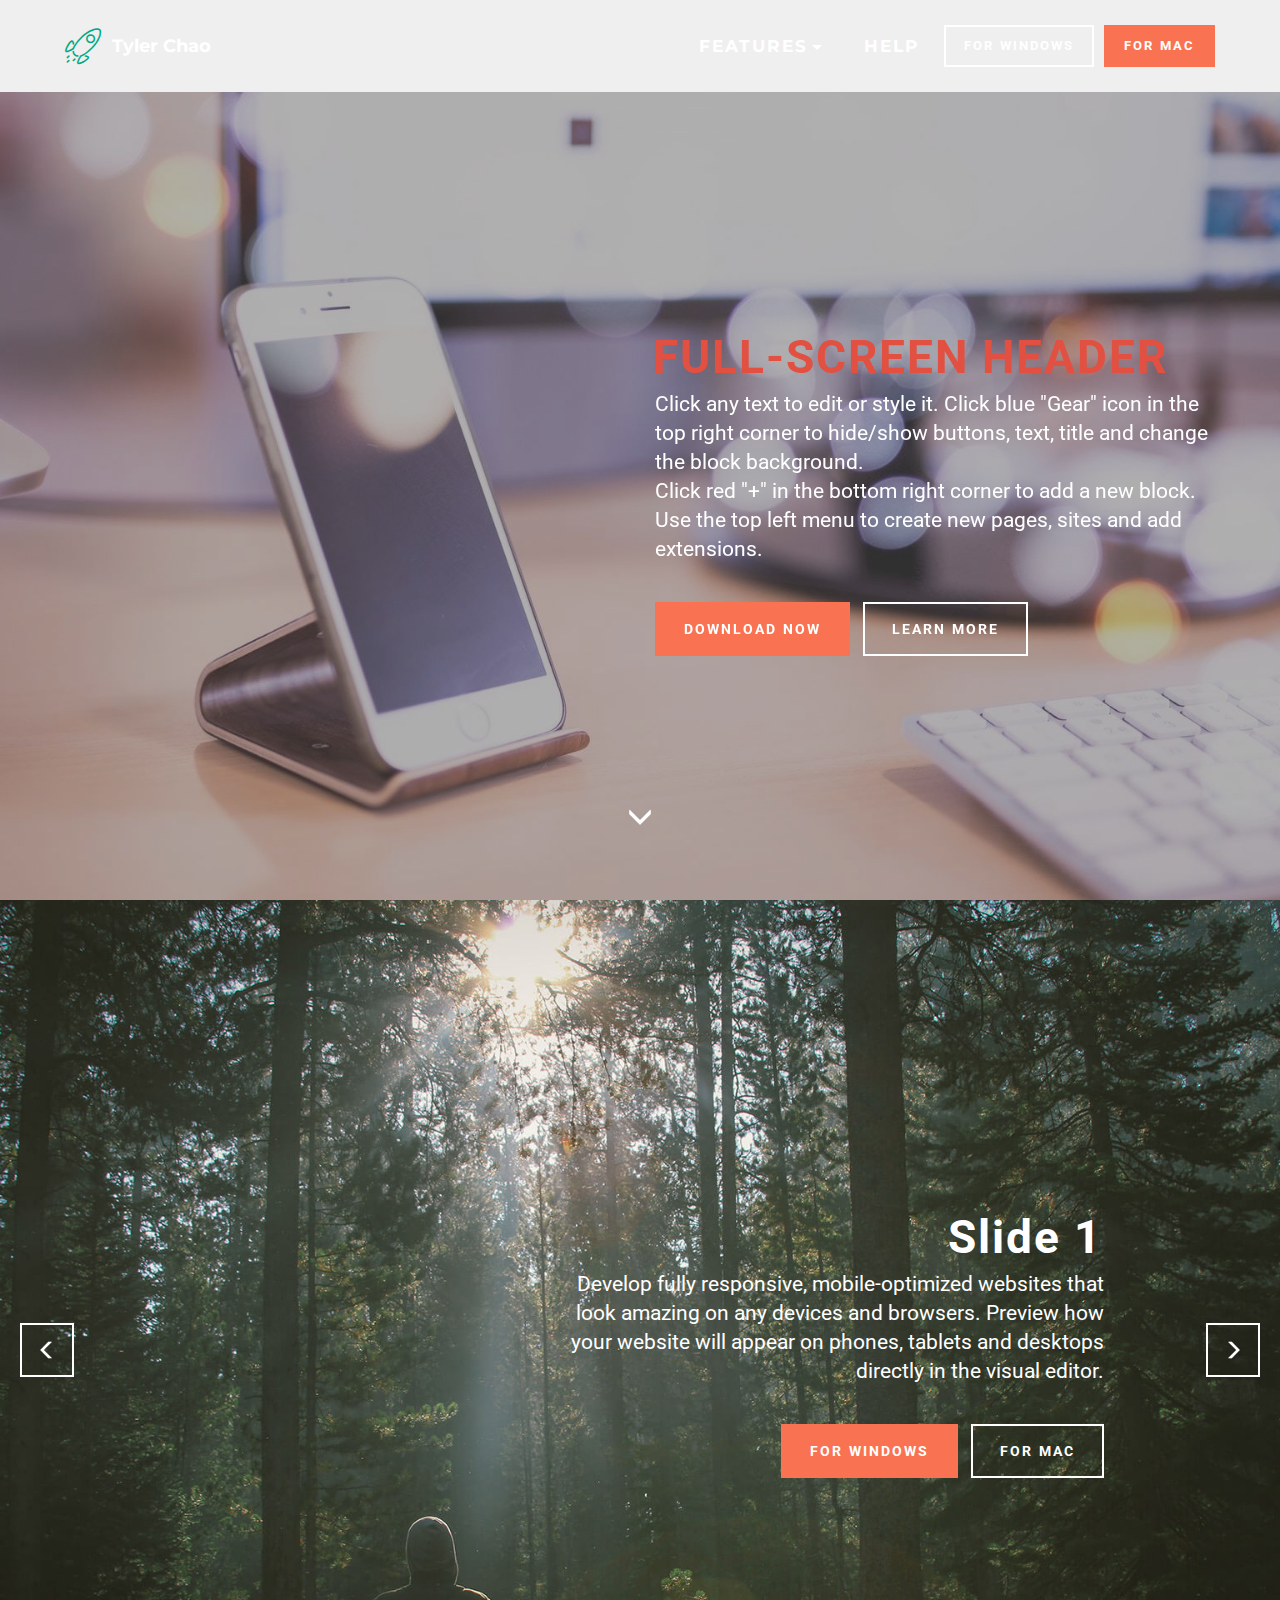
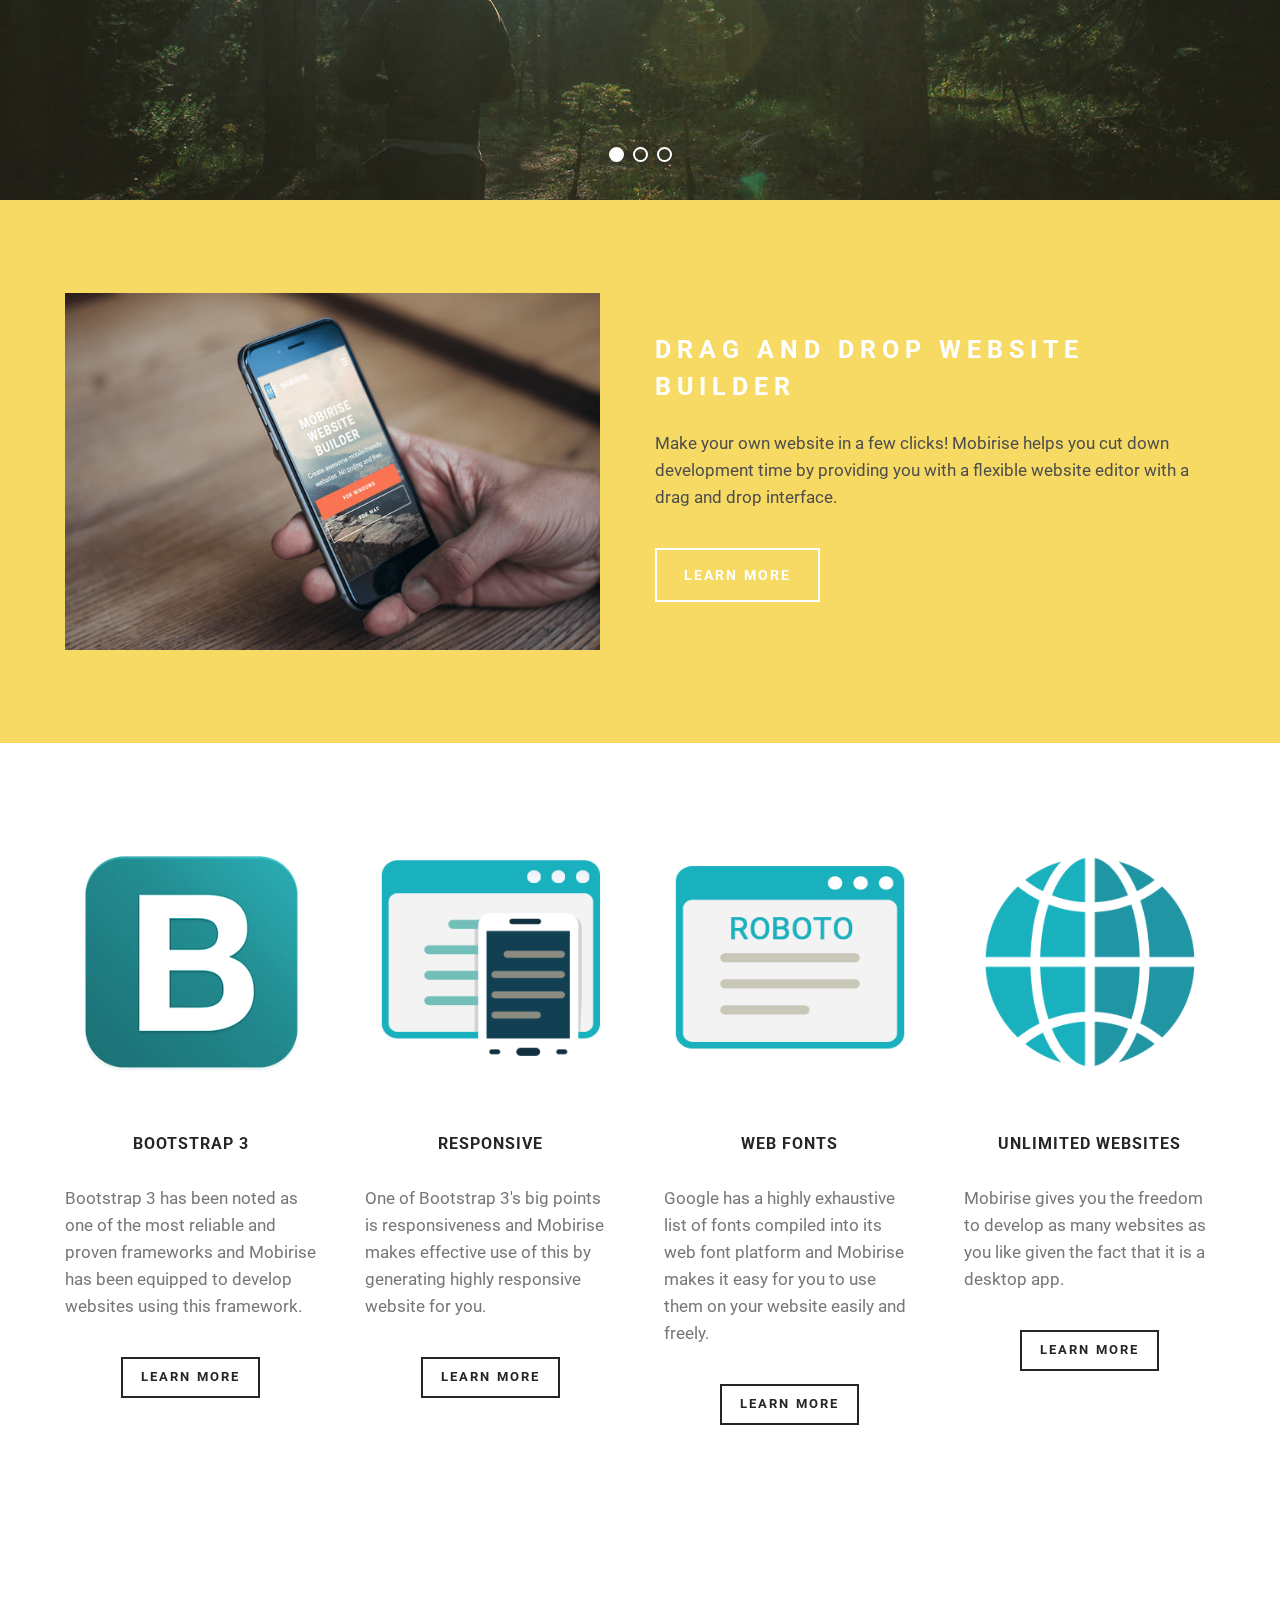
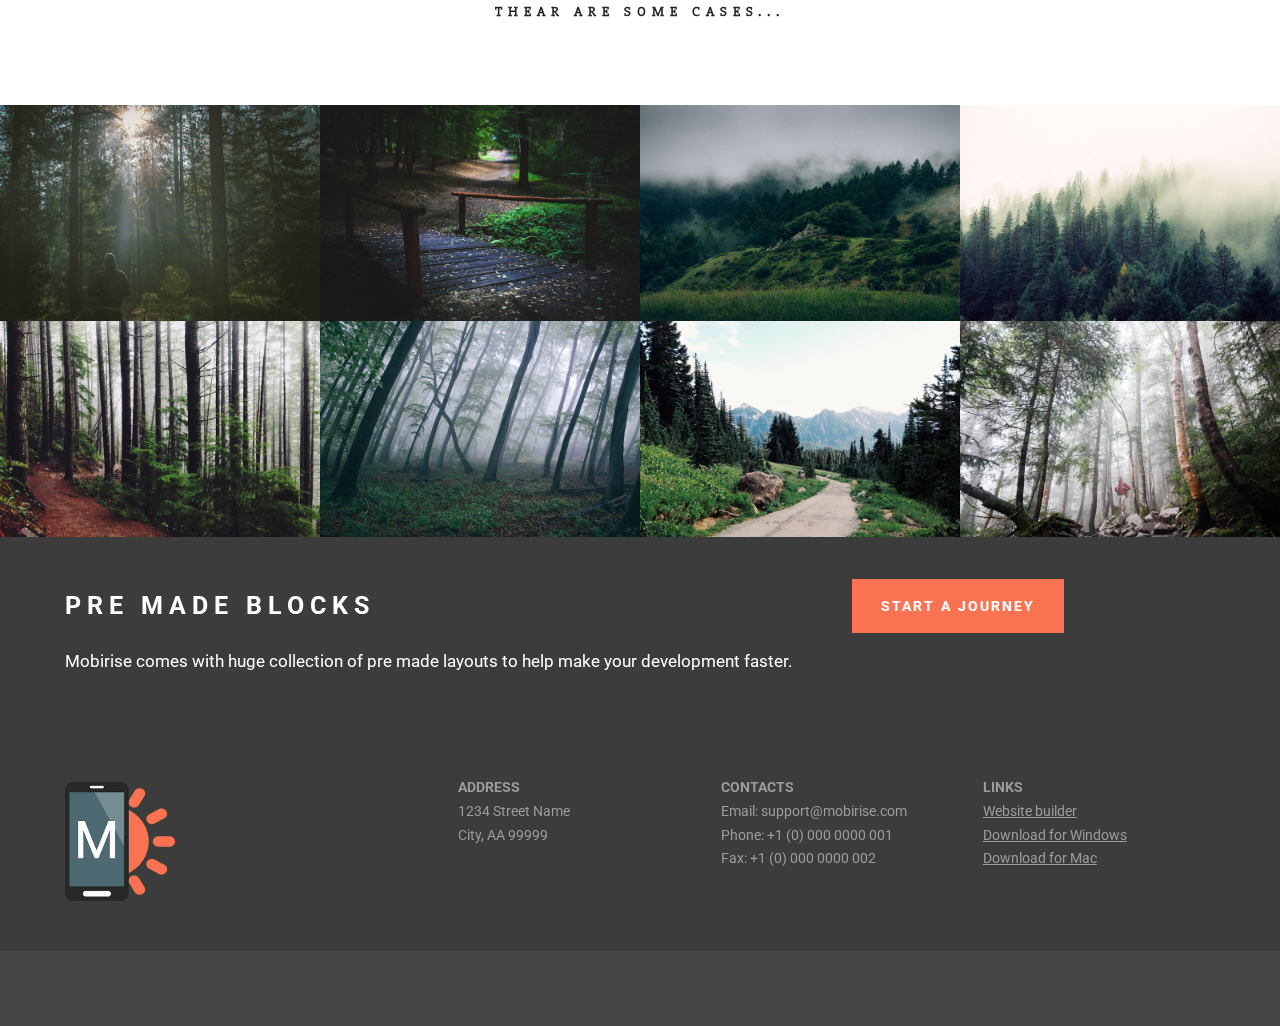
<file: index.html>
<!DOCTYPE html>
<html>
<head>
  <!-- Site made with Mobirise Website Builder v4.5.2, https://mobirise.com -->
  <meta charset="UTF-8">
  <meta http-equiv="X-UA-Compatible" content="IE=edge">
  <meta name="generator" content="Mobirise v4.5.2, mobirise.com">
  <meta name="viewport" content="width=device-width, initial-scale=1, minimum-scale=1">
  <link rel="shortcut icon" href="assets/images/logo.png" type="image/x-icon">
  <meta name="description" content="">
  <title>Home</title>
  <link rel="stylesheet" href="assets/web/assets/mobirise-icons/mobirise-icons.css">
  <link rel="stylesheet" href="https://fonts.googleapis.com/css?family=Roboto:700,400&subset=cyrillic,latin,greek,vietnamese">
  <link rel="stylesheet" href="assets/bootstrap/css/bootstrap.min.css">
  <link rel="stylesheet" href="assets/animate.css/animate.min.css">
  <link rel="stylesheet" href="assets/mobirise/css/style.css">
  <link rel="stylesheet" href="assets/dropdown-menu/style.css">
  <link rel="stylesheet" href="assets/mobirise-slider/style.css">
  <link rel="stylesheet" href="assets/mobirise-gallery/style.css">
  <link rel="stylesheet" href="assets/mobirise/css/mbr-additional.css" type="text/css">
</head>

<body>
  <section id="dropdown-menu-2btn-14" data-rv-view="9">
    <nav class="navbar navbar-dropdown navbar-fixed-top">
      <div class="container">
        <div class="navbar-brand">
          <a class="text-white" href="https://mobirise.com"><span class="mbri-rocket mbr-iconfont mbr-iconfont-btn" style="color: rgb(0, 168, 133);"></span>Tyler Chao</a>
        </div>
        <button class="navbar-toggler pull-xs-right hidden-md-up" type="button" data-toggle="collapse" data-target="#exCollapsingNavbar">
          <div class="hamburger-icon"></div>
        </button>
        <ul class="nav-dropdown collapse pull-xs-right navbar-toggleable-sm nav navbar-nav" id="exCollapsingNavbar">
          <li class="nav-item dropdown"><a class="nav-link link dropdown-toggle" data-toggle="dropdown-submenu" href="https://mobirise.com/" aria-expanded="false">FEATURES</a>
            <div class="dropdown-menu"><a class="dropdown-item" href="https://mobirise.com/">Mobile friendly</a><a class="dropdown-item" href="https://mobirise.com/">Based on Bootstrap</a>
              <div class="dropdown"><a class="dropdown-item dropdown-toggle" data-toggle="dropdown-submenu" href="https://mobirise.com/">Trendy blocks</a>
                <div class="dropdown-menu dropdown-submenu"><a class="dropdown-item" href="https://mobirise.com/">Image/content slider</a><a class="dropdown-item" href="https://mobirise.com/">Contact forms</a><a class="dropdown-item" href="https://mobirise.com/">Image gallery</a><a class="dropdown-item" href="https://mobirise.com/">Mobile menu</a><a class="dropdown-item" href="https://mobirise.com/">Google maps</a><a class="dropdown-item" href="https://mobirise.com/">Social buttons</a><a class="dropdown-item" href="https://mobirise.com/">Google fonts</a><a class="dropdown-item" href="https://mobirise.com/">Video background</a></div>
              </div><a class="dropdown-item" href="https://mobirise.com/">Host anywhere</a></div>
          </li>
          <li class="nav-item"><a class="nav-link link" href="contact.html">HELP</a></li>
          <li class="nav-item nav-btn"><a class="nav-link btn btn-default btn-default-outline" href="https://mobirise.com/">FOR WINDOWS</a></li>
          <li class="nav-item nav-btn"><a class="nav-link btn btn-danger" href="https://mobirise.com/">FOR MAC</a></li>
        </ul>
      </div>
    </nav>
  </section>
  <section class="engine"><a href="https://mobirise.co/i">how to build a website</a></section>
  <section class="mbr-box mbr-section mbr-section--relative mbr-section--fixed-size mbr-section--full-height mbr-section--bg-adapted mbr-parallax-background" id="header1-r" data-rv-view="0" style="background-image: url(assets/images/mbr-1620x1080.jpg);">
    <div class="mbr-box__magnet mbr-box__magnet--sm-padding mbr-box__magnet--center-left mbr-after-navbar">
      <div class="mbr-overlay" style="opacity: 0.5; background-color: rgb(97, 95, 95);"></div>
      <div class="mbr-box__container mbr-section__container container">
        <div class="mbr-box mbr-box--stretched">
          <div class="mbr-box__magnet mbr-box__magnet--center-left">
            <div class="row">
              <div class=" col-sm-6 col-sm-offset-6">
                <div class="mbr-hero animated fadeInUp">
                  <h1 class="mbr-hero__text">FULL-SCREEN HEADER</h1>
                  <p class="mbr-hero__subtext">Click any text to edit or style it. Click blue "Gear" icon in the top right corner to hide/show buttons, text, title and change the block background.
                    <br> Click red "+" in the bottom right corner to add a new block. Use the top left menu to create new pages, sites and add extensions.</p>
                </div>
                <div class="mbr-buttons btn-inverse mbr-buttons--left"><a class="mbr-buttons__btn btn btn-lg btn-danger animated fadeInUp delay" href="https://mobirise.com">DOWNLOAD NOW</a> <a class="mbr-buttons__btn btn btn-lg btn-default animated fadeInUp delay" href="https://mobirise.com">LEARN MORE</a></div>
              </div>
            </div>
          </div>
        </div>
      </div>
      <div class="mbr-arrow mbr-arrow--floating text-center">
        <div class="mbr-section__container container">
          <a class="mbr-arrow__link" href="#slider-s"><i class="glyphicon glyphicon-menu-down"></i></a>
        </div>
      </div>
    </div>
  </section>
  <section class="mbr-slider mbr-section mbr-section--no-padding carousel slide" data-ride="carousel" data-wrap="true" data-interval="5000" id="slider-s" data-rv-view="11" style="background-color: rgb(255, 255, 255);">
    <div class="mbr-section__container">
      <div>
        <ol class="carousel-indicators">
          <li data-app-prevent-settings="" data-target="#slider-s" class="active" data-slide-to="0"></li>
          <li data-app-prevent-settings="" data-target="#slider-s" data-slide-to="1"></li>
          <li data-app-prevent-settings="" data-target="#slider-s" data-slide-to="2"></li>
        </ol>
        <div class="carousel-inner" role="listbox">
          <div class="mbr-box mbr-section mbr-section--relative mbr-section--fixed-size mbr-section--bg-adapted item dark center mbr-section--full-height active" style="background-image: url(assets/images/slide1.jpg);">
            <div class="mbr-box__magnet mbr-box__magnet--center-right mbr-box__magnet--sm-padding">
              <div class=" container">
                <div class="row">
                  <div class=" col-md-6 col-md-offset-5">
                    <div class="mbr-hero">
                      <h1 class="mbr-hero__text">Slide 1</h1>
                      <p class="mbr-hero__subtext">Develop fully responsive, mobile-optimized websites that look amazing on any devices and browsers. Preview how your website will appear on phones, tablets and desktops directly in the visual editor.</p>
                    </div>
                    <div class="mbr-buttons btn-inverse mbr-buttons--left mbr-buttons--right"><a class="mbr-buttons__btn btn btn-lg btn-danger" href="https://mobirise.com">FOR WINDOWS</a> <a class="mbr-buttons__btn btn btn-lg btn-default" href="https://mobirise.com">FOR MAC</a></div>
                  </div>
                </div>
              </div>
            </div>
          </div>
          <div class="mbr-box mbr-section mbr-section--relative mbr-section--fixed-size mbr-section--bg-adapted item dark center mbr-section--full-height" style="background-image: url(assets/images/slide2.jpg);">
            <div class="mbr-box__magnet mbr-box__magnet--center-left mbr-box__magnet--sm-padding">
              <div class=" container">
                <div class="row">
                  <div class=" col-md-offset-1 col-md-6">
                    <div class="mbr-hero">
                      <h1 class="mbr-hero__text">Slide 2</h1>
                      <p class="mbr-hero__subtext">Mobirise is based on Bootstrap 3 - most powerful mobile first framework. Use any bootstrap themes with no extra work.</p>
                    </div>
                    <div class="mbr-buttons btn-inverse mbr-buttons--left"><a class="mbr-buttons__btn btn btn-lg btn-danger" href="https://mobirise.com">FOR WINDOWS</a> <a class="mbr-buttons__btn btn btn-lg btn-default" href="https://mobirise.com">FOR MAC</a></div>
                  </div>
                </div>
              </div>
            </div>
          </div>
          <div class="mbr-box mbr-section mbr-section--relative mbr-section--fixed-size mbr-section--bg-adapted item dark center mbr-section--full-height" style="background-image: url(assets/images/slide3.jpg);">
            <div class="mbr-box__magnet mbr-box__magnet--center-center mbr-box__magnet--sm-padding">
              <div class=" container">
                <div class="row">
                  <div class=" col-md-8 col-md-offset-2">
                    <div class="mbr-hero">
                      <h1 class="mbr-hero__text">Slide 3</h1>
                      <p class="mbr-hero__subtext">Choose from the large selection of latest pre-made blocks - jumbotrons, hero images, parallax scrolling, video backgrounds, hamburger menu, sticky header and more.</p>
                    </div>
                    <div class="mbr-buttons btn-inverse mbr-buttons--center"><a class="mbr-buttons__btn btn btn-lg btn-danger" href="https://mobirise.com">FOR WINDOWS</a> <a class="mbr-buttons__btn btn btn-lg btn-default" href="https://mobirise.com">FOR MAC</a></div>
                  </div>
                </div>
              </div>
            </div>
          </div>
        </div>
        <a data-app-prevent-settings="" class="left carousel-control" role="button" data-slide="prev" href="#slider-s">
                <span class="glyphicon glyphicon-menu-left" aria-hidden="true"></span>
                <span class="sr-only">Previous</span>
            </a>
        <a data-app-prevent-settings="" class="right carousel-control" role="button" data-slide="next" href="#slider-s">
                <span class="glyphicon glyphicon-menu-right" aria-hidden="true"></span>
                <span class="sr-only">Next</span>
            </a>
      </div>
    </div>
  </section>
  <section class="mbr-section mbr-section--relative" id="msg-box4-t" data-rv-view="23" style="background-color: rgb(247, 218, 100);">
    <div class="mbr-section__container mbr-section__container--isolated container" style="padding-top: 93px; padding-bottom: 93px;">
      <div class="row">
        <div class="mbr-box mbr-box--fixed mbr-box--adapted">
          <div class="mbr-box__magnet mbr-box__magnet--top-right mbr-section__left col-sm-6 image-size" style="width: 50%;">
            <figure class="mbr-figure mbr-figure--adapted mbr-figure--caption-inside-bottom mbr-figure--full-width"><img src="assets/images/iphone.png" class="mbr-figure__img"></figure>
          </div>
          <div class="mbr-box__magnet mbr-class-mbr-box__magnet--center-left col-sm-6 content-size mbr-section__right">
            <div class="mbr-section__container mbr-section__container--middle">
              <div class="mbr-header mbr-header--auto-align mbr-header--wysiwyg">
                <h3 class="mbr-header__text">DRAG AND DROP WEBSITE BUILDER</h3>
              </div>
            </div>
            <div class="mbr-section__container mbr-section__container--middle">
              <div class="mbr-article mbr-article--auto-align mbr-article--wysiwyg">
                <p>Make your own website in a few clicks! Mobirise helps you cut down development time by providing you with a flexible website editor with a drag and drop interface.</p>
              </div>
            </div>
            <div class="mbr-section__container">
              <div class="mbr-buttons mbr-buttons--auto-align btn-inverse"><a class="mbr-buttons__btn btn btn-lg btn-default" href="https://mobirise.com">LEARN MORE</a></div>
            </div>
          </div>
        </div>
      </div>
    </div>
  </section>
  <section class="mbr-section mbr-section--relative mbr-section--fixed-size" id="features1-x" data-rv-view="26" style="background-color: rgb(255, 255, 255);">
    <div class="mbr-section__container container mbr-section__container--std-top-padding" style="padding-top: 93px;">
      <div class="mbr-section__row row">
        <div class="mbr-section__col col-xs-12 col-md-3 col-sm-6">
          <div class="mbr-section__container mbr-section__container--center mbr-section__container--middle">
            <figure class="mbr-figure"><img src="assets/images/bootstrap.png" class="mbr-figure__img"></figure>
          </div>
          <div class="mbr-section__container mbr-section__container--middle">
            <div class="mbr-header mbr-header--reduce mbr-header--center mbr-header--wysiwyg">
              <h3 class="mbr-header__text">BOOTSTRAP 3</h3>
            </div>
          </div>
          <div class="mbr-section__container mbr-section__container--middle">
            <div class="mbr-article mbr-article--wysiwyg">
              <p>Bootstrap 3 has been noted as one of the most reliable and proven frameworks and Mobirise has been equipped to develop websites using this framework.</p>
            </div>
          </div>
          <div class="mbr-section__container mbr-section__container--last" style="padding-bottom: 93px;">
            <div class="mbr-buttons mbr-buttons--center"><a href="https://mobirise.com" class="mbr-buttons__btn btn btn-wrap btn-xs-lg btn-default">LEARN MORE</a></div>
          </div>
        </div>
        <div class="mbr-section__col col-xs-12 col-md-3 col-sm-6">
          <div class="mbr-section__container mbr-section__container--center mbr-section__container--middle">
            <figure class="mbr-figure"><img src="assets/images/responsive.png" class="mbr-figure__img"></figure>
          </div>
          <div class="mbr-section__container mbr-section__container--middle">
            <div class="mbr-header mbr-header--reduce mbr-header--center mbr-header--wysiwyg">
              <h3 class="mbr-header__text">RESPONSIVE</h3>
            </div>
          </div>
          <div class="mbr-section__container mbr-section__container--middle">
            <div class="mbr-article mbr-article--wysiwyg">
              <p>One of Bootstrap 3's big points is responsiveness and Mobirise makes effective use of this by generating highly responsive website for you.</p>
            </div>
          </div>
          <div class="mbr-section__container mbr-section__container--last" style="padding-bottom: 93px;">
            <div class="mbr-buttons mbr-buttons--center"><a href="https://mobirise.com" class="mbr-buttons__btn btn btn-wrap btn-xs-lg btn-default">LEARN MORE</a></div>
          </div>
        </div>
        <div class="clearfix visible-sm-block"></div>
        <div class="mbr-section__col col-xs-12 col-md-3 col-sm-6">
          <div class="mbr-section__container mbr-section__container--center mbr-section__container--middle">
            <figure class="mbr-figure"><img src="assets/images/google-fonts.png" class="mbr-figure__img"></figure>
          </div>
          <div class="mbr-section__container mbr-section__container--middle">
            <div class="mbr-header mbr-header--reduce mbr-header--center mbr-header--wysiwyg">
              <h3 class="mbr-header__text">WEB FONTS</h3>
            </div>
          </div>
          <div class="mbr-section__container mbr-section__container--middle">
            <div class="mbr-article mbr-article--wysiwyg">
              <p>Google has a highly exhaustive list of fonts compiled into its web font platform and Mobirise makes it easy for you to use them on your website easily and freely.</p>
            </div>
          </div>
          <div class="mbr-section__container mbr-section__container--last" style="padding-bottom: 93px;">
            <div class="mbr-buttons mbr-buttons--center"><a href="https://mobirise.com" class="mbr-buttons__btn btn btn-wrap btn-xs-lg btn-default">LEARN MORE</a></div>
          </div>
        </div>
        <div class="mbr-section__col col-xs-12 col-md-3 col-sm-6">
          <div class="mbr-section__container mbr-section__container--center mbr-section__container--middle">
            <figure class="mbr-figure"><img src="assets/images/unlimited-websites.png" class="mbr-figure__img"></figure>
          </div>
          <div class="mbr-section__container mbr-section__container--middle">
            <div class="mbr-header mbr-header--reduce mbr-header--center mbr-header--wysiwyg">
              <h3 class="mbr-header__text">UNLIMITED WEBSITES</h3>
            </div>
          </div>
          <div class="mbr-section__container mbr-section__container--middle">
            <div class="mbr-article mbr-article--wysiwyg">
              <p>Mobirise gives you the freedom to develop as many websites as you like given the fact that it is a desktop app.</p>
            </div>
          </div>
          <div class="mbr-section__container mbr-section__container--last" style="padding-bottom: 93px;">
            <div class="mbr-buttons mbr-buttons--center"><a href="https://mobirise.com" class="mbr-buttons__btn btn btn-wrap btn-xs-lg btn-default">LEARN MORE</a></div>
          </div>
        </div>
      </div>
    </div>
  </section>
  <section class="mbr-section" id="header3-15" data-rv-view="3">
    <div class="mbr-section__container container mbr-section__container--isolated">
      <div class="mbr-header mbr-header--wysiwyg row">
        <div class="col-sm-8 col-sm-offset-2">
          <h3 class="mbr-header__text">THEAR ARE SOME CASES...</h3>
        </div>
      </div>
    </div>
  </section>
  <section class="mbr-gallery mbr-section mbr-section--no-padding" id="gallery1-v" data-rv-view="29" style="background-color: rgb(76, 105, 114);">
    <!-- Gallery -->
    <div class=" mbr-gallery-layout-default">
      <div>
        <div class="row mbr-gallery-row no-gutter">
          <div class="col-lg-3 col-md-4 col-sm-6 col-xs-12 mbr-gallery-item">
            <a href="#lb-gallery1-v" data-slide-to="0" data-toggle="modal">
                        <img src="assets/images/slide1-small.jpg" alt="">
                        <span class="icon glyphicon glyphicon-zoom-in"></span>
                    </a>
          </div>
          <div class="col-lg-3 col-md-4 col-sm-6 col-xs-12 mbr-gallery-item">
            <a href="#lb-gallery1-v" data-slide-to="1" data-toggle="modal">
                        <img src="assets/images/slide2-small.jpg" alt="">
                        <span class="icon glyphicon glyphicon-zoom-in"></span>
                    </a>
          </div>
          <div class="col-lg-3 col-md-4 col-sm-6 col-xs-12 mbr-gallery-item">
            <a href="#lb-gallery1-v" data-slide-to="2" data-toggle="modal">
                        <img src="assets/images/slide3-small.jpg" alt="">
                        <span class="icon glyphicon glyphicon-zoom-in"></span>
                    </a>
          </div>
          <div class="col-lg-3 col-md-4 col-sm-6 col-xs-12 mbr-gallery-item">
            <a href="#lb-gallery1-v" data-slide-to="3" data-toggle="modal">
                        <img src="assets/images/slide4-small.jpg" alt="">
                        <span class="icon glyphicon glyphicon-zoom-in"></span>
                    </a>
          </div>
          <div class="col-lg-3 col-md-4 col-sm-6 col-xs-12 mbr-gallery-item">
            <a href="#lb-gallery1-v" data-slide-to="4" data-toggle="modal">
                        <img src="assets/images/slide5-small.jpg" alt="">
                        <span class="icon glyphicon glyphicon-zoom-in"></span>
                    </a>
          </div>
          <div class="col-lg-3 col-md-4 col-sm-6 col-xs-12 mbr-gallery-item">
            <a href="#lb-gallery1-v" data-slide-to="5" data-toggle="modal">
                        <img src="assets/images/slide6-small.jpg" alt="">
                        <span class="icon glyphicon glyphicon-zoom-in"></span>
                    </a>
          </div>
          <div class="col-lg-3 col-md-4 col-sm-6 col-xs-12 mbr-gallery-item">
            <a href="#lb-gallery1-v" data-slide-to="6" data-toggle="modal">
                        <img src="assets/images/slide7-small.jpg" alt="">
                        <span class="icon glyphicon glyphicon-zoom-in"></span>
                    </a>
          </div>
          <div class="col-lg-3 col-md-4 col-sm-6 col-xs-12 mbr-gallery-item">
            <a href="#lb-gallery1-v" data-slide-to="7" data-toggle="modal">
                        <img src="assets/images/slide8-small.jpg" alt="">
                        <span class="icon glyphicon glyphicon-zoom-in"></span>
                    </a>
          </div>
        </div>
      </div>
      <div class="clearfix"></div>
    </div>
    <!-- Lightbox -->
    <div data-app-prevent-settings="" class="mbr-slider modal fade carousel slide" tabindex="-1" data-keyboard="true" data-interval="false" id="lb-gallery1-v">
      <div class="modal-dialog">
        <div class="modal-content">
          <div class="modal-body">
            <ol class="carousel-indicators">
              <li data-app-prevent-settings="" data-target="#lb-gallery1-v" class=" active" data-slide-to="0"></li>
              <li data-app-prevent-settings="" data-target="#lb-gallery1-v" data-slide-to="1"></li>
              <li data-app-prevent-settings="" data-target="#lb-gallery1-v" data-slide-to="2"></li>
              <li data-app-prevent-settings="" data-target="#lb-gallery1-v" data-slide-to="3"></li>
              <li data-app-prevent-settings="" data-target="#lb-gallery1-v" data-slide-to="4"></li>
              <li data-app-prevent-settings="" data-target="#lb-gallery1-v" data-slide-to="5"></li>
              <li data-app-prevent-settings="" data-target="#lb-gallery1-v" data-slide-to="6"></li>
              <li data-app-prevent-settings="" data-target="#lb-gallery1-v" data-slide-to="7"></li>
            </ol>
            <div class="carousel-inner">
              <div class="item active">
                <img src="assets/images/slide1.jpg" alt="">
              </div>
              <div class="item">
                <img src="assets/images/slide2.jpg" alt="">
              </div>
              <div class="item">
                <img src="assets/images/slide3.jpg" alt="">
              </div>
              <div class="item">
                <img src="assets/images/slide4.jpg" alt="">
              </div>
              <div class="item">
                <img src="assets/images/slide5.jpg" alt="">
              </div>
              <div class="item">
                <img src="assets/images/slide6.jpg" alt="">
              </div>
              <div class="item">
                <img src="assets/images/slide7.jpg" alt="">
              </div>
              <div class="item">
                <img src="assets/images/slide8.jpg" alt="">
              </div>
            </div>
            <a class="left carousel-control" role="button" data-slide="prev" href="#lb-gallery1-v">
                        <span class="glyphicon glyphicon-menu-left" aria-hidden="true"></span>
                        <span class="sr-only">Previous</span>
                    </a>
            <a class="right carousel-control" role="button" data-slide="next" href="#lb-gallery1-v">
                        <span class="glyphicon glyphicon-menu-right" aria-hidden="true"></span>
                        <span class="sr-only">Next</span>
                    </a>
            <a class="close" href="#" role="button" data-dismiss="modal">
                        <span class="glyphicon glyphicon-remove" aria-hidden="true"></span>
                        <span class="sr-only">Close</span>
                    </a>
          </div>
        </div>
      </div>
    </div>
  </section>
  <section class="mbr-section mbr-section--relative mbr-section--short-paddings" id="msg-box1-z" data-rv-view="64" style="background-color: rgb(60, 60, 60);">
    <div class="mbr-section__container mbr-section__container--isolated container" style="padding-top: 60px; padding-bottom: 60px;">
      <div class="row">
        <div class="mbr-box mbr-box--fixed mbr-box--adapted">
          <div class="mbr-box__magnet mbr-box__magnet--top-left mbr-section__left col-sm-8">
            <div class="mbr-section__container mbr-section__container--middle">
              <div class="mbr-header mbr-header--auto-align mbr-header--wysiwyg">
                <h3 class="mbr-header__text">PRE MADE BLOCKS</h3>
              </div>
            </div>
            <div class="mbr-section__container">
              <div class="mbr-article mbr-article--auto-align mbr-article--wysiwyg">
                <p>Mobirise comes with huge collection of pre made layouts to help make your development faster.</p>
              </div>
            </div>
          </div>
          <div class="mbr-box__magnet mbr-box__magnet--top-left mbr-section__right col-sm-4">
            <div class="mbr-section__container">
              <div class="mbr-buttons mbr-buttons--auto-align mbr-buttons--top mbr-buttons--left"><a class="mbr-buttons__btn btn btn-lg btn-danger" href="https://mobirise.com">START A JOURNEY</a></div>
            </div>
          </div>
        </div>
      </div>
    </div>
  </section>
  <section class="mbr-section mbr-section--relative mbr-section--fixed-size" id="contacts1-m" data-rv-view="7" style="background-color: rgb(60, 60, 60);">
    <div class="mbr-section__container container">
      <div class="mbr-contacts mbr-contacts--wysiwyg row" style="padding-top: 45px; padding-bottom: 45px;">
        <div class="col-sm-4">
          <div><img src="assets/images/footer-logo.png" class="mbr-contacts__img mbr-contacts__img--left"></div>
        </div>
        <div class="col-sm-8">
          <div class="row">
            <div class="col-sm-4">
              <p class="mbr-contacts__text"><strong>ADDRESS</strong>
                <br> 1234 Street Name
                <br> City, AA 99999</p>
            </div>
            <div class="col-sm-4">
              <p class="mbr-contacts__text"><strong>CONTACTS</strong>
                <br> Email: support@mobirise.com
                <br> Phone: +1 (0) 000 0000 001
                <br> Fax: +1 (0) 000 0000 002</p>
            </div>
            <div class="col-sm-4">
              <p class="mbr-contacts__text"><strong>LINKS</strong></p>
              <ul class="mbr-contacts__list">
                <li><a class="mbr-contacts__link text-gray" href="https://mobirise.com/">Website builder</a></li>
                <li><a class="mbr-contacts__link text-gray" href="https://mobirise.com/mobirise-free-win.zip">Download for Windows</a></li>
                <li><a class="mbr-contacts__link text-gray" href="https://mobirise.com/mobirise-free-mac.zip">Download for Mac</a></li>
              </ul>
            </div>
          </div>
        </div>
      </div>
    </div>
  </section>
  <footer class="mbr-section mbr-section--relative mbr-section--fixed-size" id="footer1-g" data-rv-view="5" style="background-color: rgb(68, 68, 68);">
    <div class="mbr-section__container container">
      <div class="mbr-footer mbr-footer--wysiwyg row" style="padding-top: 36.9px; padding-bottom: 36.9px;">
        <div class="col-sm-12">
          <p class="mbr-footer__copyright"></p>
        </div>
      </div>
    </div>
  </footer>
  <script src="assets/web/assets/jquery/jquery.min.js"></script>
  <script src="assets/bootstrap/js/bootstrap.min.js"></script>
  <script src="assets/smooth-scroll/smooth-scroll.js"></script>
  <script src="assets/bootstrap-carousel-swipe/bootstrap-carousel-swipe.js"></script>
  <script src="assets/masonry/masonry.pkgd.min.js"></script>
  <script src="assets/imagesloaded/imagesloaded.pkgd.min.js"></script>
  <script src="assets/jarallax/jarallax.js"></script>
  <script src="assets/mobirise/js/script.js"></script>
  <script src="assets/dropdown-menu/script.js"></script>
  <script src="assets/mobirise-gallery/script.js"></script>
</body>

</html>
</file>
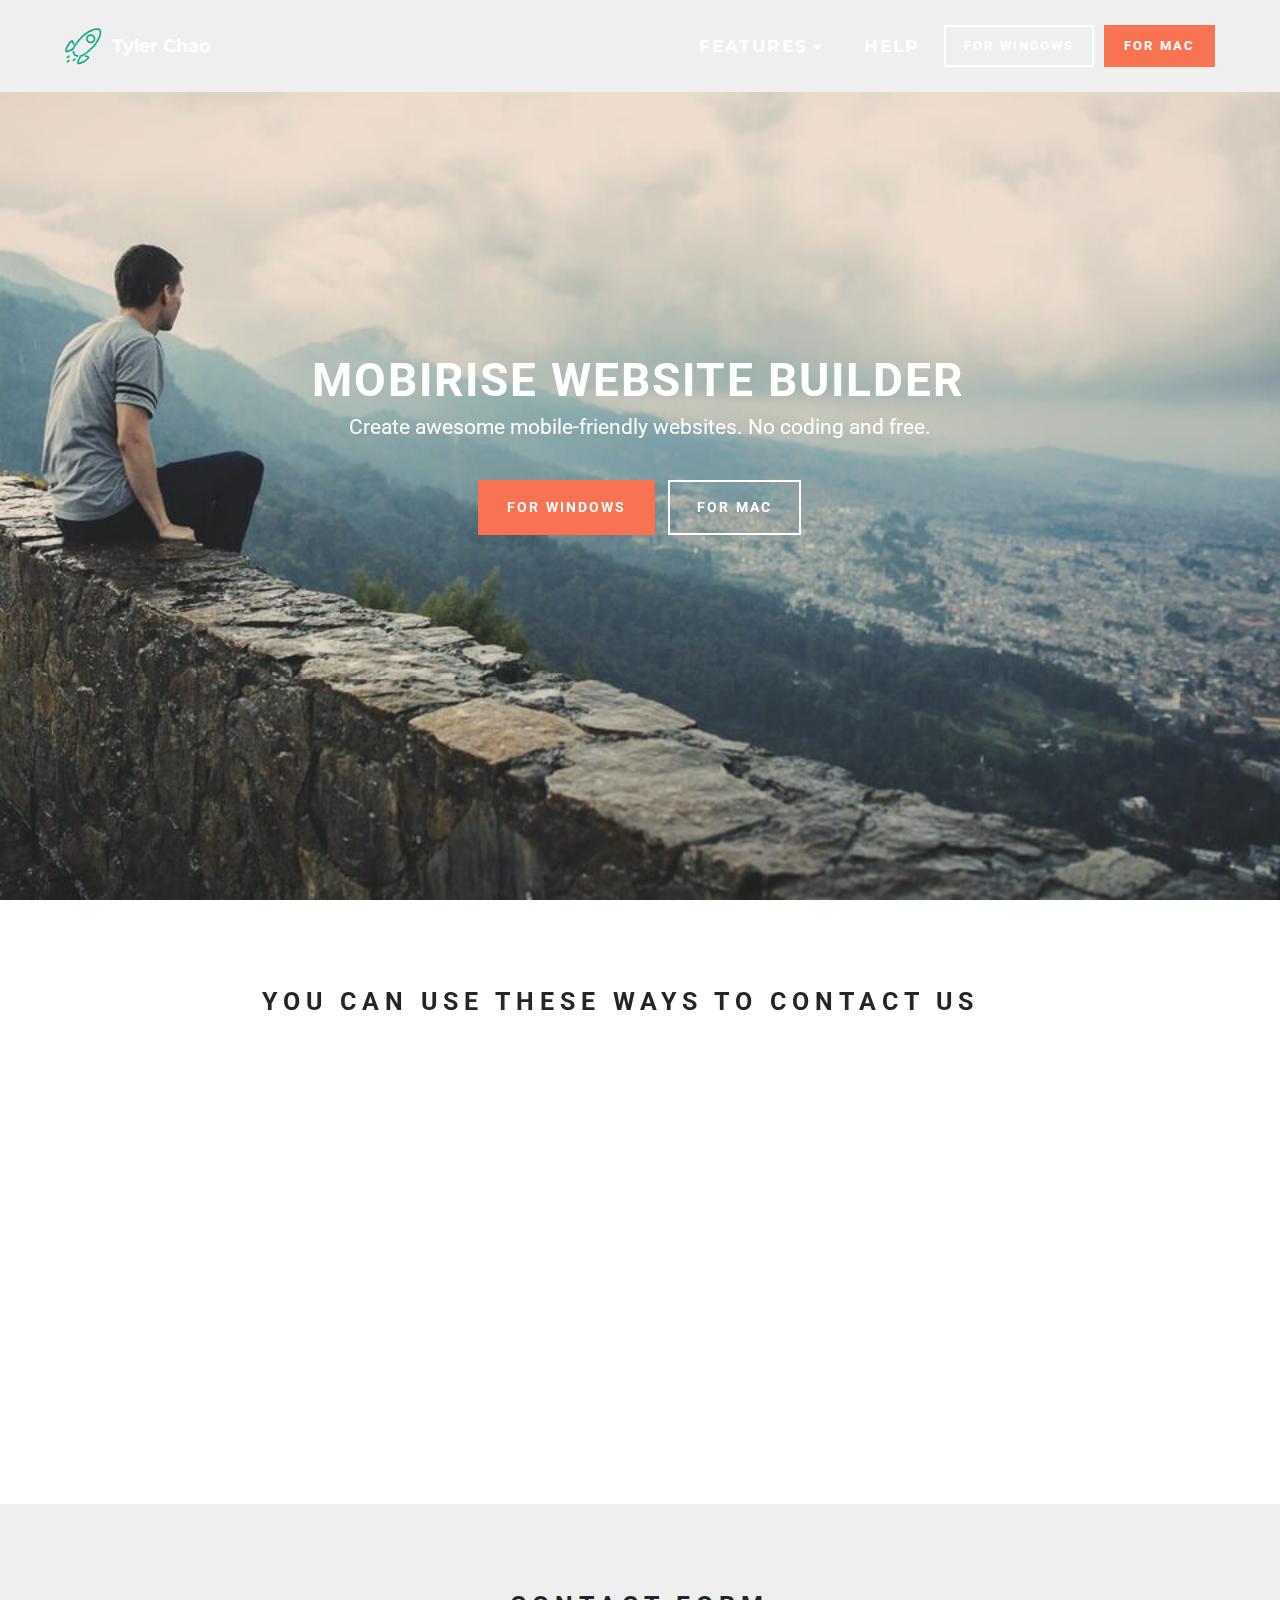
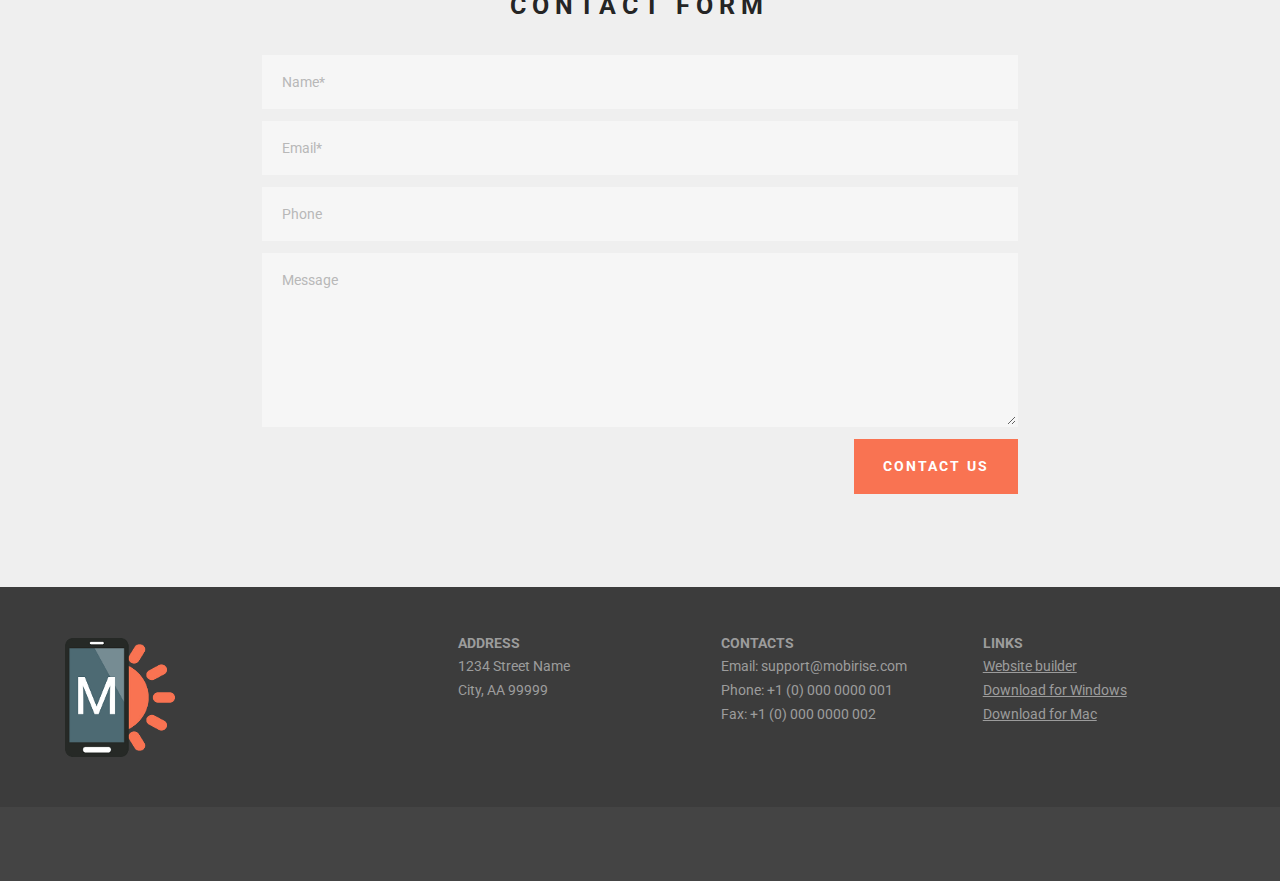
<file: contact.html>
<!DOCTYPE html>
<html >
<head>
  <!-- Site made with Mobirise Website Builder v4.5.2, https://mobirise.com -->
  <meta charset="UTF-8">
  <meta http-equiv="X-UA-Compatible" content="IE=edge">
  <meta name="generator" content="Mobirise v4.5.2, mobirise.com">
  <meta name="viewport" content="width=device-width, initial-scale=1, minimum-scale=1">
  <link rel="shortcut icon" href="assets/images/logo.png" type="image/x-icon">
  <meta name="description" content="Site Maker Description">
  <title>Concat</title>
  <link rel="stylesheet" href="assets/web/assets/mobirise-icons/mobirise-icons.css">
  <link rel="stylesheet" href="https://fonts.googleapis.com/css?family=Roboto:700,400&subset=cyrillic,latin,greek,vietnamese">
  <link rel="stylesheet" href="assets/bootstrap/css/bootstrap.min.css">
  <link rel="stylesheet" href="assets/animate.css/animate.min.css">
  <link rel="stylesheet" href="assets/mobirise/css/style.css">
  <link rel="stylesheet" href="assets/dropdown-menu/style.css">
  <link rel="stylesheet" href="assets/mobirise/css/mbr-additional.css" type="text/css">
  
  
  
</head>
<body>
<section id="dropdown-menu-2btn-18" data-rv-view="133">

    <nav class="navbar navbar-dropdown navbar-fixed-top">

        <div class="container">

            <div class="navbar-brand">
                
                <a class="text-white" href="https://mobirise.com"><span class="mbri-rocket mbr-iconfont mbr-iconfont-btn" style="color: rgb(0, 168, 133);"></span>Tyler Chao</a>
            </div>

            <button class="navbar-toggler pull-xs-right hidden-md-up" type="button" data-toggle="collapse" data-target="#exCollapsingNavbar">
                <div class="hamburger-icon"></div>
            </button>

            <ul class="nav-dropdown collapse pull-xs-right navbar-toggleable-sm nav navbar-nav" id="exCollapsingNavbar"><li class="nav-item dropdown"><a class="nav-link link dropdown-toggle" data-toggle="dropdown-submenu" href="https://mobirise.com/" aria-expanded="false">FEATURES</a><div class="dropdown-menu"><a class="dropdown-item" href="https://mobirise.com/">Mobile friendly</a><a class="dropdown-item" href="https://mobirise.com/">Based on Bootstrap</a><div class="dropdown"><a class="dropdown-item dropdown-toggle" data-toggle="dropdown-submenu" href="https://mobirise.com/">Trendy blocks</a><div class="dropdown-menu dropdown-submenu"><a class="dropdown-item" href="https://mobirise.com/">Image/content slider</a><a class="dropdown-item" href="https://mobirise.com/">Contact forms</a><a class="dropdown-item" href="https://mobirise.com/">Image gallery</a><a class="dropdown-item" href="https://mobirise.com/">Mobile menu</a><a class="dropdown-item" href="https://mobirise.com/">Google maps</a><a class="dropdown-item" href="https://mobirise.com/">Social buttons</a><a class="dropdown-item" href="https://mobirise.com/">Google fonts</a><a class="dropdown-item" href="https://mobirise.com/">Video background</a></div></div><a class="dropdown-item" href="https://mobirise.com/">Host anywhere</a></div></li><li class="nav-item"><a class="nav-link link" href="contact.html">HELP</a></li><li class="nav-item nav-btn"><a class="nav-link btn btn-default btn-default-outline" href="https://mobirise.com/">FOR WINDOWS</a></li><li class="nav-item nav-btn"><a class="nav-link btn btn-danger" href="https://mobirise.com/">FOR MAC</a></li></ul>

        </div>

    </nav>

</section>

<section class="engine"><a href="https://mobirise.co/k">free bootstrap templates</a></section><section class="mbr-box mbr-section mbr-section--relative mbr-section--fixed-size mbr-section--full-height mbr-section--bg-adapted mbr-parallax-background mbr-after-navbar" id="header4-19" data-rv-view="115" style="background-image: url(assets/images/bg.jpg);">
    <div class="mbr-box__magnet mbr-box__magnet--sm-padding mbr-box__magnet--center-center">
        
        <div class="mbr-box__container mbr-section__container container">
            <div class="mbr-box mbr-box--stretched"><div class="mbr-box__magnet mbr-box__magnet--center-center">
                <div class="row"><div class=" col-sm-8 col-sm-offset-2">
                    <div class="mbr-hero animated fadeInUp">
                        <h1 class="mbr-hero__text">MOBIRISE WEBSITE BUILDER</h1>
                        <p class="mbr-hero__subtext">Create awesome mobile-friendly websites. No coding and free.</p>
                    </div>
                    <div class="mbr-buttons btn-inverse mbr-buttons--center"><a class="mbr-buttons__btn btn btn-lg btn-danger animated fadeInUp delay" href="https://mobirise.com">FOR WINDOWS</a> <a class="mbr-buttons__btn btn btn-lg btn-default animated fadeInUp delay" href="https://mobirise.com">FOR MAC</a></div>
                </div></div>
            </div></div>
        </div>
        
    </div>
</section>

<section class="mbr-section" id="header3-1a" data-rv-view="118">
    <div class="mbr-section__container container mbr-section__container--isolated">
        <div class="mbr-header mbr-header--wysiwyg row">
            <div class="col-sm-8 col-sm-offset-2">
                <h3 class="mbr-header__text">YOU CAN USE THESE WAYS TO CONTACT US</h3>
                
            </div>
        </div>
    </div>
</section>

<figure class="mbr-figure mbr-figure--wysiwyg mbr-figure--full-width mbr-figure--caption-outside-bottom" id="map1-1c" data-rv-view="120">
    <div class="mbr-figure__map"><iframe frameborder="0" style="border:0" src="https://www.google.com/maps/embed/v1/place?key=AIzaSyA0Dx_boXQiwvdz8sJHoYeZNVTdoWONYkU&amp;q=place_id:ChIJn6wOs6lZwokRLKy1iqRcoKw" allowfullscreen=""></iframe></div>
</figure>

<section class="mbr-section mbr-section--relative mbr-section--fixed-size" id="form1-1b" data-rv-view="122" style="background-color: rgb(239, 239, 239);">
    
    <div class="mbr-section__container mbr-section__container--std-padding container" style="padding-top: 93px; padding-bottom: 93px;">
        <div class="row">
            <div class="col-sm-12">
                <div class="row">
                    <div class="col-sm-8 col-sm-offset-2" data-form-type="formoid">
                        <div class="mbr-header mbr-header--center mbr-header--std-padding">
                            <h2 class="mbr-header__text">CONTACT FORM</h2>
                        </div>
                        <div data-form-alert="true">
                            <div class="hide" data-form-alert-success="true">Thanks for filling out form!</div>
                        </div>
                        <form action="https://mobirise.com/" method="post" data-form-title="CONTACT FORM">
                            <input type="hidden" value="k+z09S4k9hG4g1xd+XOfmBZA+YSGW1prLtUqm2E80nSGyNafzvvqlBCZ2Yhmg+NTVNc1MiwLVXkd6J9ff8BbKPPRn2jDi7ewA4WvIDKQ/Ae56dcNc49qgzCrXUBI1o5n" data-form-email="true">
                            <div class="form-group">
                                <input type="text" class="form-control" name="name" required="" placeholder="Name*" data-form-field="Name">
                            </div>
                            <div class="form-group">
                                <input type="email" class="form-control" name="email" required="" placeholder="Email*" data-form-field="Email">
                            </div>
                            <div class="form-group">
                                <input type="tel" class="form-control" name="phone" placeholder="Phone" data-form-field="Phone">
                            </div>
                            <div class="form-group">
                                <textarea class="form-control" name="message" rows="7" placeholder="Message" data-form-field="Message"></textarea>
                            </div>
                            <div class="mbr-buttons mbr-buttons--right"><button type="submit" class="mbr-buttons__btn btn btn-lg btn-danger">CONTACT US</button></div>
                        </form>
                    </div>
                </div>
            </div>
        </div>
    </div>
</section>

<section class="mbr-section mbr-section--relative mbr-section--fixed-size" id="contacts1-17" data-rv-view="131" style="background-color: rgb(60, 60, 60);">
    
    <div class="mbr-section__container container">
        <div class="mbr-contacts mbr-contacts--wysiwyg row" style="padding-top: 45px; padding-bottom: 45px;">
            <div class="col-sm-4">
                <div><img src="assets/images/footer-logo.png" class="mbr-contacts__img mbr-contacts__img--left"></div>
            </div>
            <div class="col-sm-8">
                <div class="row">
                    <div class="col-sm-4">
                        <p class="mbr-contacts__text"><strong>ADDRESS</strong><br>
1234 Street Name<br>
City, AA 99999</p>
                    </div>
                    <div class="col-sm-4">
                        <p class="mbr-contacts__text"><strong>CONTACTS</strong><br>
Email: support@mobirise.com<br>
Phone: +1 (0) 000 0000 001<br>
Fax: +1 (0) 000 0000 002</p>
                    </div>
                    <div class="col-sm-4"><p class="mbr-contacts__text"><strong>LINKS</strong></p><ul class="mbr-contacts__list"><li><a class="mbr-contacts__link text-gray" href="https://mobirise.com/">Website builder</a></li><li><a class="mbr-contacts__link text-gray" href="https://mobirise.com/mobirise-free-win.zip">Download for Windows</a></li><li><a class="mbr-contacts__link text-gray" href="https://mobirise.com/mobirise-free-mac.zip">Download for Mac</a></li></ul></div>
                </div>
            </div>
        </div>
    </div>
</section>

<footer class="mbr-section mbr-section--relative mbr-section--fixed-size" id="footer1-16" data-rv-view="113" style="background-color: rgb(68, 68, 68);">
    
    <div class="mbr-section__container container">
        <div class="mbr-footer mbr-footer--wysiwyg row" style="padding-top: 36.9px; padding-bottom: 36.9px;">
            <div class="col-sm-12">
                <p class="mbr-footer__copyright"></p>
            </div>
        </div>
    </div>
</footer>


  <script src="assets/web/assets/jquery/jquery.min.js"></script>
  <script src="assets/bootstrap/js/bootstrap.min.js"></script>
  <script src="assets/smooth-scroll/smooth-scroll.js"></script>
  <script src="assets/jarallax/jarallax.js"></script>
  <!--[if lte IE 9]>
    <script src="assets/jquery-placeholder/jquery.placeholder.min.js"></script>
  <![endif]-->
  <script src="assets/mobirise/js/script.js"></script>
  <script src="assets/dropdown-menu/script.js"></script>
  <script src="assets/formoid/formoid.min.js"></script>
  
  
</body>
</html>
</file>
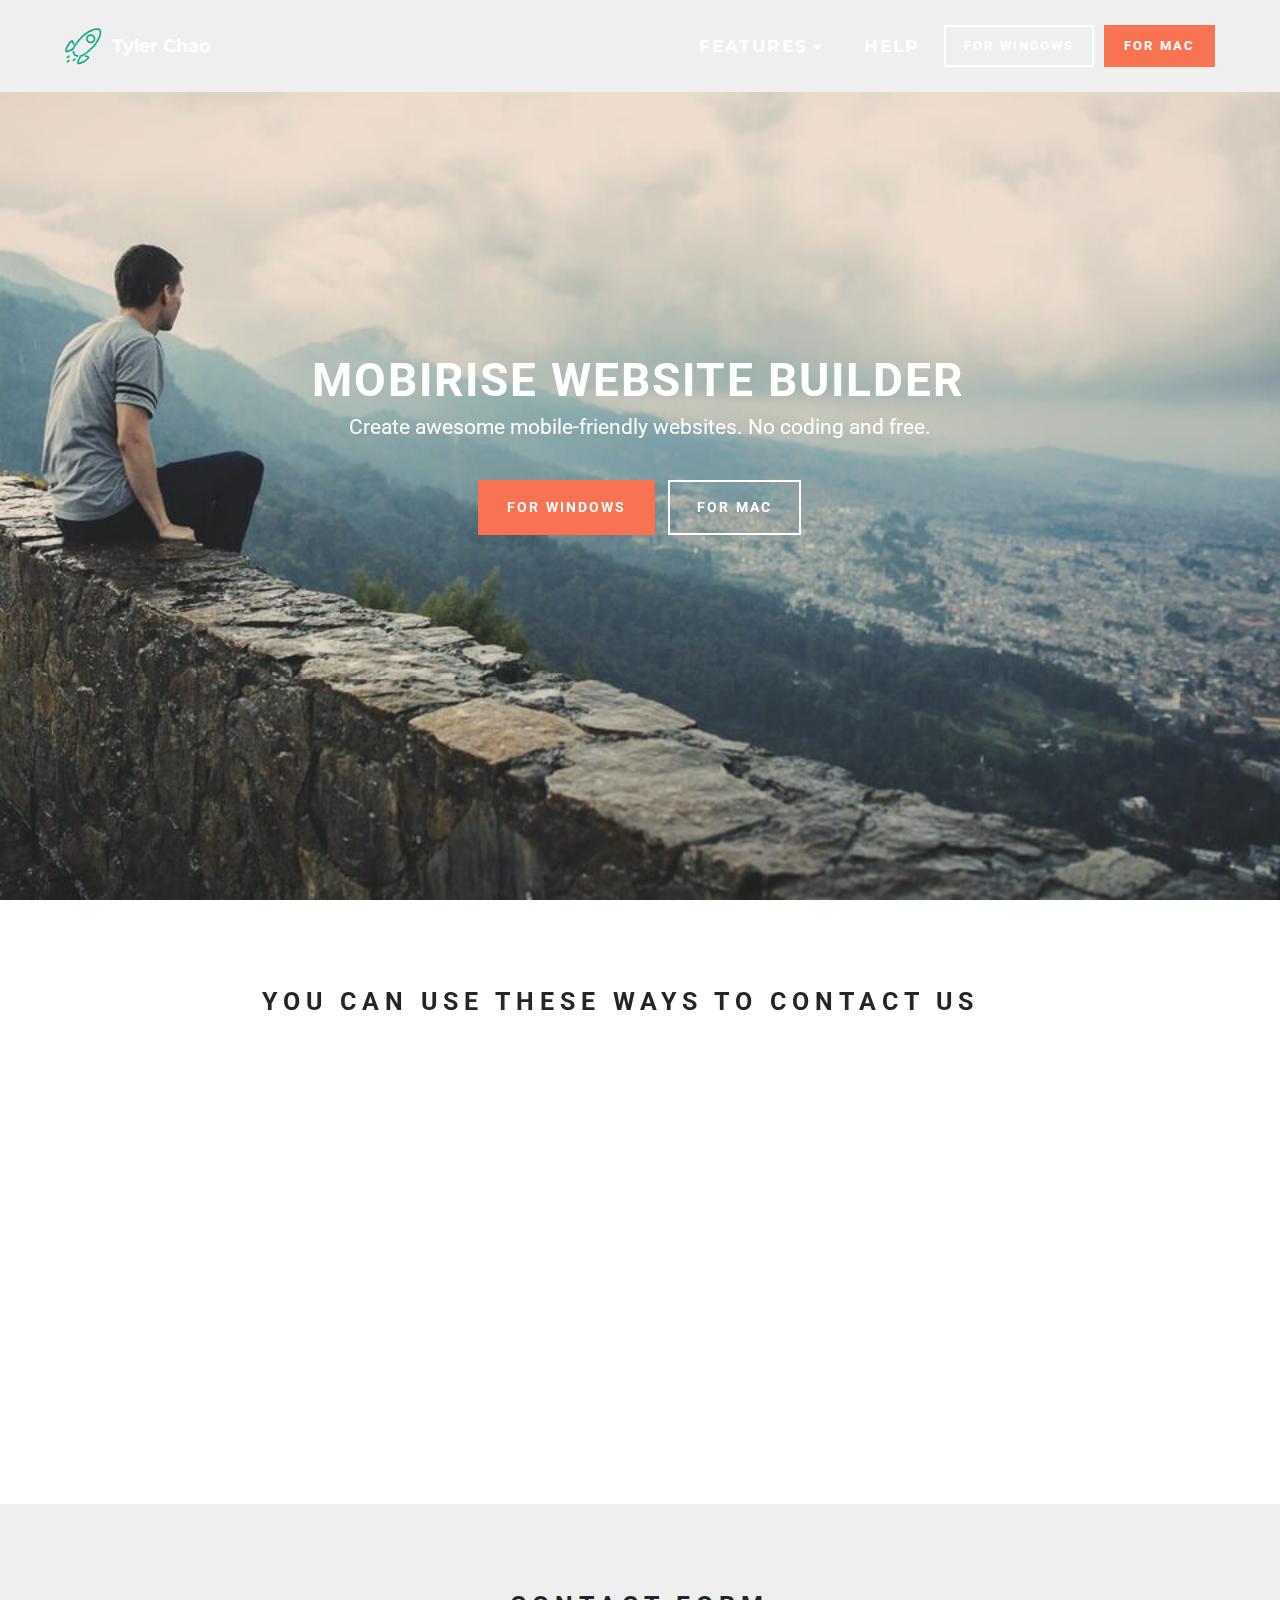
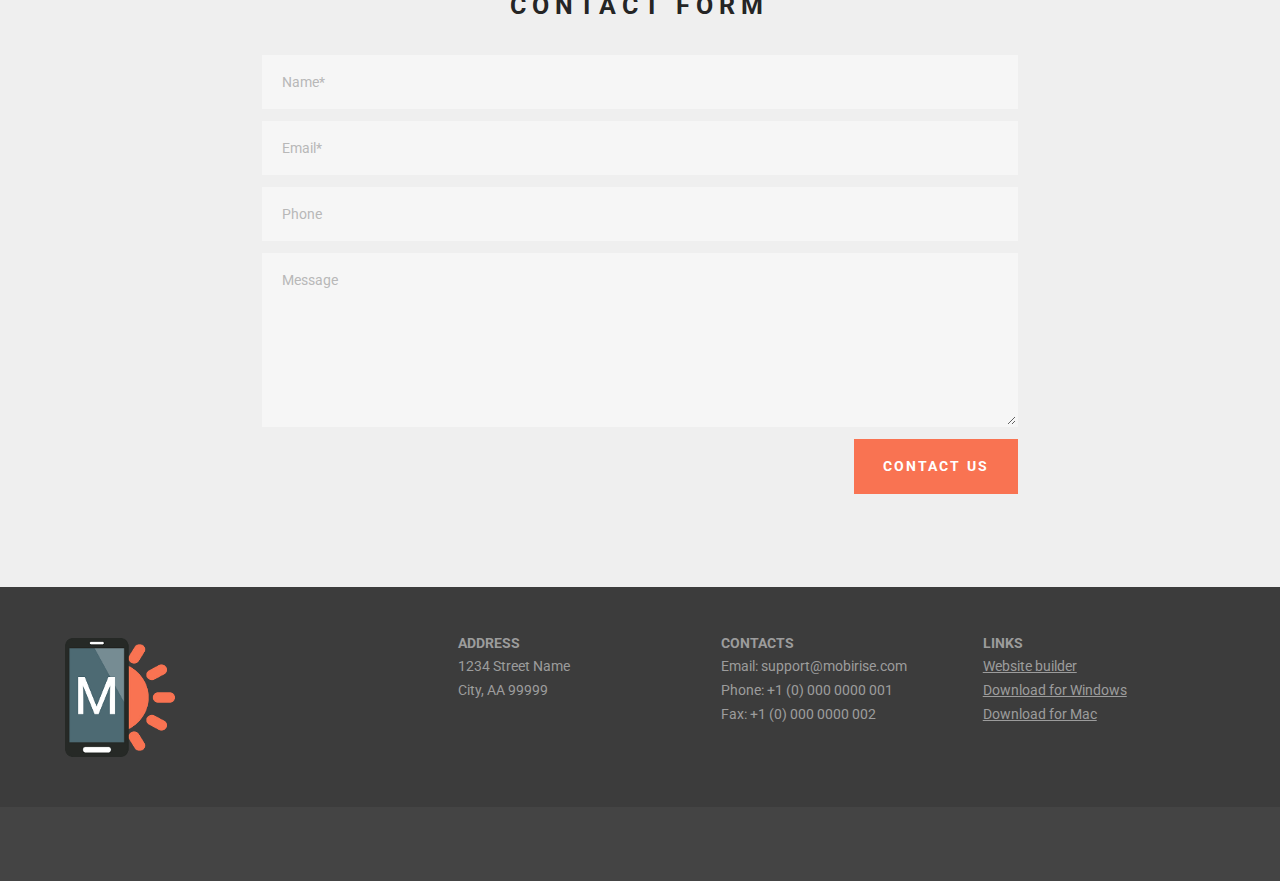
<file: page1.html>
<!DOCTYPE html>
<html >
<head>
  <!-- Site made with Mobirise Website Builder v4.5.2, https://mobirise.com -->
  <meta charset="UTF-8">
  <meta http-equiv="X-UA-Compatible" content="IE=edge">
  <meta name="generator" content="Mobirise v4.5.2, mobirise.com">
  <meta name="viewport" content="width=device-width, initial-scale=1, minimum-scale=1">
  <link rel="shortcut icon" href="assets/images/logo.png" type="image/x-icon">
  <meta name="description" content="Site Maker Description">
  <title>Concat</title>
  <link rel="stylesheet" href="assets/web/assets/mobirise-icons/mobirise-icons.css">
  <link rel="stylesheet" href="https://fonts.googleapis.com/css?family=Roboto:700,400&subset=cyrillic,latin,greek,vietnamese">
  <link rel="stylesheet" href="assets/bootstrap/css/bootstrap.min.css">
  <link rel="stylesheet" href="assets/animate.css/animate.min.css">
  <link rel="stylesheet" href="assets/mobirise/css/style.css">
  <link rel="stylesheet" href="assets/dropdown-menu/style.css">
  <link rel="stylesheet" href="assets/mobirise/css/mbr-additional.css" type="text/css">
  
  
  
</head>
<body>
<section id="dropdown-menu-2btn-18" data-rv-view="115">

    <nav class="navbar navbar-dropdown navbar-fixed-top">

        <div class="container">

            <div class="navbar-brand">
                
                <a class="text-white" href="https://mobirise.com"><span class="mbri-rocket mbr-iconfont mbr-iconfont-btn" style="color: rgb(0, 168, 133);"></span>Tyler Chao</a>
            </div>

            <button class="navbar-toggler pull-xs-right hidden-md-up" type="button" data-toggle="collapse" data-target="#exCollapsingNavbar">
                <div class="hamburger-icon"></div>
            </button>

            <ul class="nav-dropdown collapse pull-xs-right navbar-toggleable-sm nav navbar-nav" id="exCollapsingNavbar"><li class="nav-item dropdown"><a class="nav-link link dropdown-toggle" data-toggle="dropdown-submenu" href="https://mobirise.com/" aria-expanded="false">FEATURES</a><div class="dropdown-menu"><a class="dropdown-item" href="https://mobirise.com/">Mobile friendly</a><a class="dropdown-item" href="https://mobirise.com/">Based on Bootstrap</a><div class="dropdown"><a class="dropdown-item dropdown-toggle" data-toggle="dropdown-submenu" href="https://mobirise.com/">Trendy blocks</a><div class="dropdown-menu dropdown-submenu"><a class="dropdown-item" href="https://mobirise.com/">Image/content slider</a><a class="dropdown-item" href="https://mobirise.com/">Contact forms</a><a class="dropdown-item" href="https://mobirise.com/">Image gallery</a><a class="dropdown-item" href="https://mobirise.com/">Mobile menu</a><a class="dropdown-item" href="https://mobirise.com/">Google maps</a><a class="dropdown-item" href="https://mobirise.com/">Social buttons</a><a class="dropdown-item" href="https://mobirise.com/">Google fonts</a><a class="dropdown-item" href="https://mobirise.com/">Video background</a></div></div><a class="dropdown-item" href="https://mobirise.com/">Host anywhere</a></div></li><li class="nav-item"><a class="nav-link link" href="https://mobirise.com/">HELP</a></li><li class="nav-item nav-btn"><a class="nav-link btn btn-default btn-default-outline" href="https://mobirise.com/">FOR WINDOWS</a></li><li class="nav-item nav-btn"><a class="nav-link btn btn-danger" href="https://mobirise.com/">FOR MAC</a></li></ul>

        </div>

    </nav>

</section>

<section class="engine"><a href="https://mobirise.co/n">bootstrap modal popup</a></section><section class="mbr-box mbr-section mbr-section--relative mbr-section--fixed-size mbr-section--full-height mbr-section--bg-adapted mbr-parallax-background mbr-after-navbar" id="header4-19" data-rv-view="116" style="background-image: url(assets/images/bg.jpg);">
    <div class="mbr-box__magnet mbr-box__magnet--sm-padding mbr-box__magnet--center-center">
        
        <div class="mbr-box__container mbr-section__container container">
            <div class="mbr-box mbr-box--stretched"><div class="mbr-box__magnet mbr-box__magnet--center-center">
                <div class="row"><div class=" col-sm-8 col-sm-offset-2">
                    <div class="mbr-hero animated fadeInUp">
                        <h1 class="mbr-hero__text">MOBIRISE WEBSITE BUILDER</h1>
                        <p class="mbr-hero__subtext">Create awesome mobile-friendly websites. No coding and free.</p>
                    </div>
                    <div class="mbr-buttons btn-inverse mbr-buttons--center"><a class="mbr-buttons__btn btn btn-lg btn-danger animated fadeInUp delay" href="https://mobirise.com">FOR WINDOWS</a> <a class="mbr-buttons__btn btn btn-lg btn-default animated fadeInUp delay" href="https://mobirise.com">FOR MAC</a></div>
                </div></div>
            </div></div>
        </div>
        
    </div>
</section>

<section class="mbr-section" id="header3-1a" data-rv-view="119">
    <div class="mbr-section__container container mbr-section__container--isolated">
        <div class="mbr-header mbr-header--wysiwyg row">
            <div class="col-sm-8 col-sm-offset-2">
                <h3 class="mbr-header__text">YOU CAN USE THESE WAYS TO CONTACT US</h3>
                
            </div>
        </div>
    </div>
</section>

<figure class="mbr-figure mbr-figure--wysiwyg mbr-figure--full-width mbr-figure--caption-outside-bottom" id="map1-1c" data-rv-view="130">
    <div class="mbr-figure__map"><iframe frameborder="0" style="border:0" src="https://www.google.com/maps/embed/v1/place?key=AIzaSyA0Dx_boXQiwvdz8sJHoYeZNVTdoWONYkU&amp;q=place_id:ChIJn6wOs6lZwokRLKy1iqRcoKw" allowfullscreen=""></iframe></div>
</figure>

<section class="mbr-section mbr-section--relative mbr-section--fixed-size" id="form1-1b" data-rv-view="121" style="background-color: rgb(239, 239, 239);">
    
    <div class="mbr-section__container mbr-section__container--std-padding container" style="padding-top: 93px; padding-bottom: 93px;">
        <div class="row">
            <div class="col-sm-12">
                <div class="row">
                    <div class="col-sm-8 col-sm-offset-2" data-form-type="formoid">
                        <div class="mbr-header mbr-header--center mbr-header--std-padding">
                            <h2 class="mbr-header__text">CONTACT FORM</h2>
                        </div>
                        <div data-form-alert="true">
                            <div class="hide" data-form-alert-success="true">Thanks for filling out form!</div>
                        </div>
                        <form action="https://mobirise.com/" method="post" data-form-title="CONTACT FORM">
                            <input type="hidden" value="yut08CGND0QRGz6roC/9TQo+taPA4qbuah+9zHQAIIJMMeWOwyoHUvwkhIWZJ3wDQZSGvSxhT8QGfakMMO35WL9blMlziz09yzZ7RWuIZy5DKBlVzG6SOtQTxmH5pU9+" data-form-email="true">
                            <div class="form-group">
                                <input type="text" class="form-control" name="name" required="" placeholder="Name*" data-form-field="Name">
                            </div>
                            <div class="form-group">
                                <input type="email" class="form-control" name="email" required="" placeholder="Email*" data-form-field="Email">
                            </div>
                            <div class="form-group">
                                <input type="tel" class="form-control" name="phone" placeholder="Phone" data-form-field="Phone">
                            </div>
                            <div class="form-group">
                                <textarea class="form-control" name="message" rows="7" placeholder="Message" data-form-field="Message"></textarea>
                            </div>
                            <div class="mbr-buttons mbr-buttons--right"><button type="submit" class="mbr-buttons__btn btn btn-lg btn-danger">CONTACT US</button></div>
                        </form>
                    </div>
                </div>
            </div>
        </div>
    </div>
</section>

<section class="mbr-section mbr-section--relative mbr-section--fixed-size" id="contacts1-17" data-rv-view="114" style="background-color: rgb(60, 60, 60);">
    
    <div class="mbr-section__container container">
        <div class="mbr-contacts mbr-contacts--wysiwyg row" style="padding-top: 45px; padding-bottom: 45px;">
            <div class="col-sm-4">
                <div><img src="assets/images/footer-logo.png" class="mbr-contacts__img mbr-contacts__img--left"></div>
            </div>
            <div class="col-sm-8">
                <div class="row">
                    <div class="col-sm-4">
                        <p class="mbr-contacts__text"><strong>ADDRESS</strong><br>
1234 Street Name<br>
City, AA 99999</p>
                    </div>
                    <div class="col-sm-4">
                        <p class="mbr-contacts__text"><strong>CONTACTS</strong><br>
Email: support@mobirise.com<br>
Phone: +1 (0) 000 0000 001<br>
Fax: +1 (0) 000 0000 002</p>
                    </div>
                    <div class="col-sm-4"><p class="mbr-contacts__text"><strong>LINKS</strong></p><ul class="mbr-contacts__list"><li><a class="mbr-contacts__link text-gray" href="https://mobirise.com/">Website builder</a></li><li><a class="mbr-contacts__link text-gray" href="https://mobirise.com/mobirise-free-win.zip">Download for Windows</a></li><li><a class="mbr-contacts__link text-gray" href="https://mobirise.com/mobirise-free-mac.zip">Download for Mac</a></li></ul></div>
                </div>
            </div>
        </div>
    </div>
</section>

<footer class="mbr-section mbr-section--relative mbr-section--fixed-size" id="footer1-16" data-rv-view="113" style="background-color: rgb(68, 68, 68);">
    
    <div class="mbr-section__container container">
        <div class="mbr-footer mbr-footer--wysiwyg row" style="padding-top: 36.9px; padding-bottom: 36.9px;">
            <div class="col-sm-12">
                <p class="mbr-footer__copyright"></p>
            </div>
        </div>
    </div>
</footer>


  <script src="assets/web/assets/jquery/jquery.min.js"></script>
  <script src="assets/bootstrap/js/bootstrap.min.js"></script>
  <script src="assets/smooth-scroll/smooth-scroll.js"></script>
  <script src="assets/jarallax/jarallax.js"></script>
  <!--[if lte IE 9]>
    <script src="assets/jquery-placeholder/jquery.placeholder.min.js"></script>
  <![endif]-->
  <script src="assets/mobirise/js/script.js"></script>
  <script src="assets/dropdown-menu/script.js"></script>
  <script src="assets/formoid/formoid.min.js"></script>
  
  
</body>
</html>
</file>
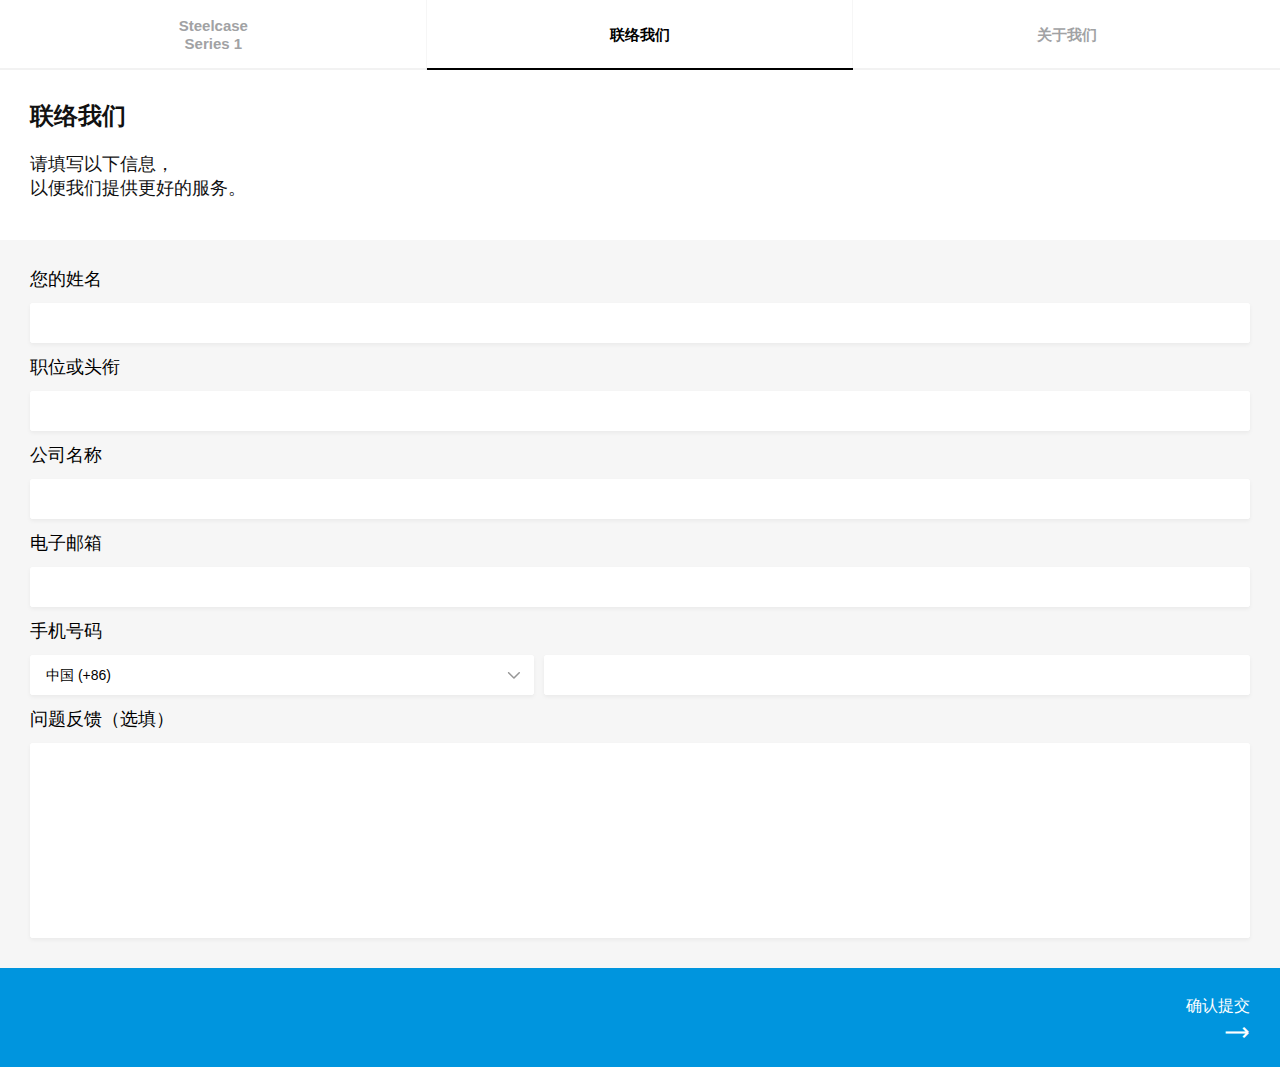
<file: steelcase/get-in-touch.html>
<!DOCTYPE html><html lang="en"><head><meta charset="UTF-8"><meta http-equiv="X-UA-Compatible" content="IE=edge,chrome=1"><meta name="renderer" content="webkit"><meta name="viewport" content="width=device-width,user-scalable=no,initial-scale=1,maximum-scale=1,minimum-scale=1"><meta name="author" content="TylerChao"><meta name="keywords" content="keywords"><meta name="description" content="description"><link rel="shortcut icon" type="image/x-icon" href="/favicon.ico"><link rel="apple-touch-icon" href="/favicon.png"><link rel="stylesheet" href="assets/css/mobile.css"><link rel="stylesheet" href="assets/css/main.css"><title>联络我们</title></head><body><ul id="nav" class="bar-tabs nav sticky"><li class="controller"><a href="index.html#next">Steelcase<br>Series 1</a></li><li class="controller active"><a href="get-in-touch.html">联络我们</a></li><li class="controller"><a href="what-we-do.html">关于我们</a></li></ul><div id="container" class="container getin"><div class="well"><h1>联络我们</h1><p>请填写以下信息，<br>以便我们提供更好的服务。</p></div><form action="hubspot.php" method="post" class="form" data-validator="ajax"><div class="form-row"><label class="grid-1">您的姓名<input type="text" name="firstname" id="" required></label> <span class="error"></span></div><div class="form-row"><label class="grid-1">职位或头衔<input type="text" name="jobtitle" id="" required></label> <span class="error"></span></div><div class="form-row"><label class="grid-1">公司名称<input type="text" name="company" id="" required></label> <span class="error"></span></div><div class="form-row"><label class="grid-1">电子邮箱<input type="email" name="email" id="" required></label> <span class="error"></span></div><div class="form-row"><label class="grid-1" for="">手机号码<div class="row"><select name="country_code" id="country_code" class="grid-5"><option value="China (+86)">中国 (+86)</option><option value="Hong Kong (+852)">香港 (+852)</option></select> <input type="tel" pattern="mobilecn" name="phone" id="mobile" class="grid-7 columns" required></div></label> <span class="error"></span></div><div class="form-row"><label class="grid-1">问题反馈（选填）<textarea name="message" id="" cols="30" rows="10"></textarea></label></div><input type="hidden" name="hs_context"><div class="form-actions"><button type="submit" class="btn primary expand large">确认提交<i class="icon-arrow-right"></i></button></div></form></div><script id="hs-script-loader" async defer="defer" src="//js.hs-scripts.com/1822507.js"></script><script src="assets/js/libs.js"></script><script src="assets/js/mobile.js"></script><script>$(document).mobile();var code=["cn","hk"];$("#country_code").change(function(){$("#mobile").attr("pattern","mobile"+code[this.selectedIndex])}),$("form").on("valid.validator",function(e){var t=encodeURIComponent(JSON.stringify({hutk:$.cookie("hubspotutk"),pageUrl:location.href,pageName:document.title,redirectUrl:location.origin+location.pathname.replace(/\/[\w-]+\.html/,"/splash.html")}));$("input[name=hs_context]").val(t)})</script></body></html>
</file>
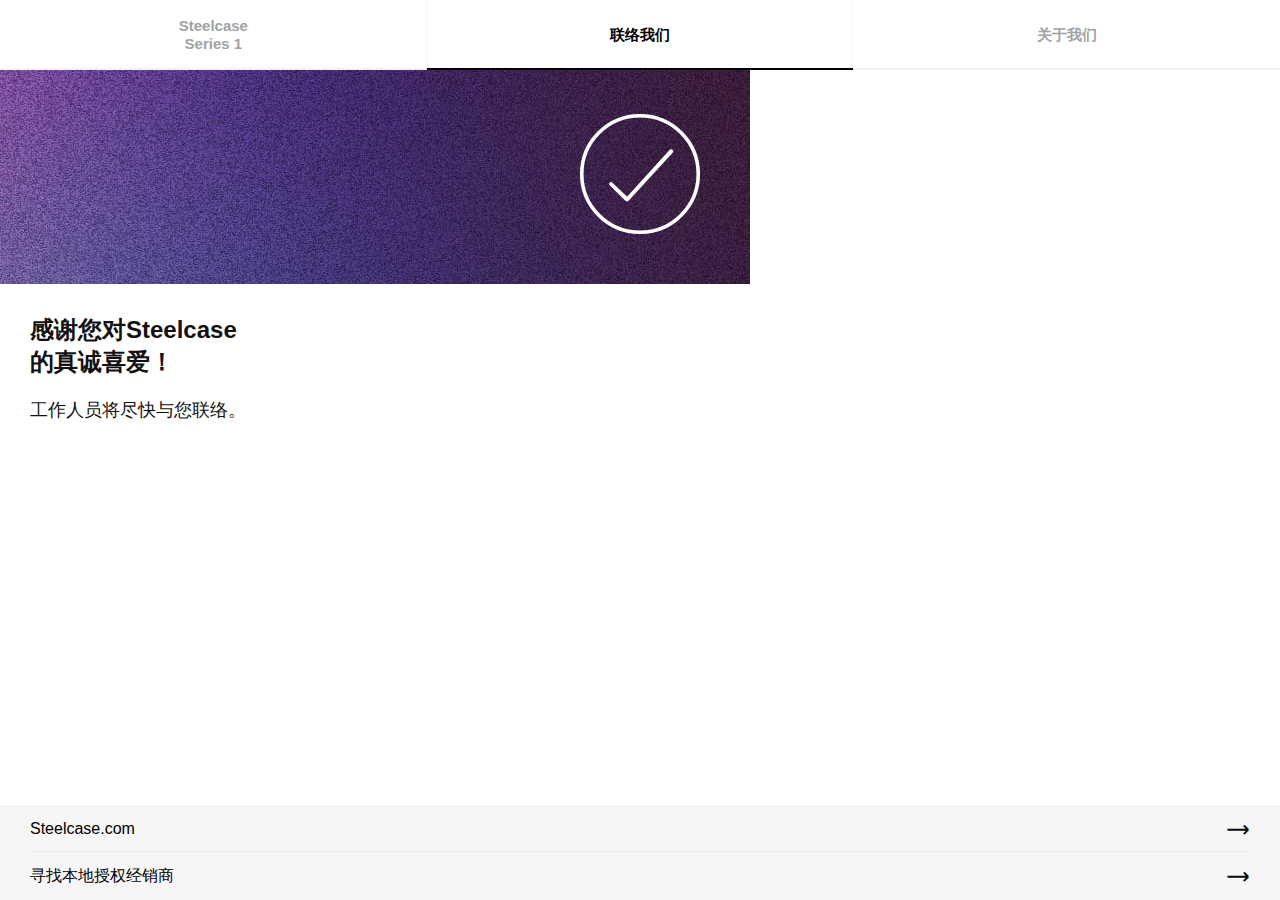
<file: steelcase/splash.html>
<!DOCTYPE html><html lang="en"><head><meta charset="UTF-8"><meta http-equiv="X-UA-Compatible" content="IE=edge,chrome=1"><meta name="renderer" content="webkit"><meta name="viewport" content="width=device-width,user-scalable=no,initial-scale=1,maximum-scale=1,minimum-scale=1"><meta name="author" content="TylerChao"><meta name="keywords" content="keywords"><meta name="description" content="description"><link rel="shortcut icon" type="image/x-icon" href="/favicon.ico"><link rel="apple-touch-icon" href="/favicon.png"><link rel="stylesheet" href="assets/css/mobile.css"><link rel="stylesheet" href="assets/css/main.css"><title>联络我们</title></head><body><ul id="nav" class="bar-tabs nav sticky"><li class="controller"><a href="index.html#next">Steelcase<br>Series 1</a></li><li class="controller active"><a href="get-in-touch.html">联络我们</a></li><li class="controller"><a href="what-we-do.html">关于我们</a></li></ul><div id="container" class="container splash"><header><i class="icon-checkmark"></i></header><div class="well"><h1>感谢您对Steelcase<br>的真诚喜爱！</h1><p>工作人员将尽快与您联络。</p></div><ul class="table-list fixed bottom"><li class="item"><a href="https://www.steelcase.com/asia-zh/" class="nav-right icon">Steelcase.com</a></li><li class="item"><a href="https://www.steelcase.com/asia-zh/find-us/where-to-buy/dealers/location/35.86166/104.19539699999996/cn/all/country/%E4%B8%AD%E5%9B%BD/" class="nav-right icon">寻找本地授权经销商</a></li></ul></div></body></html>
</file>
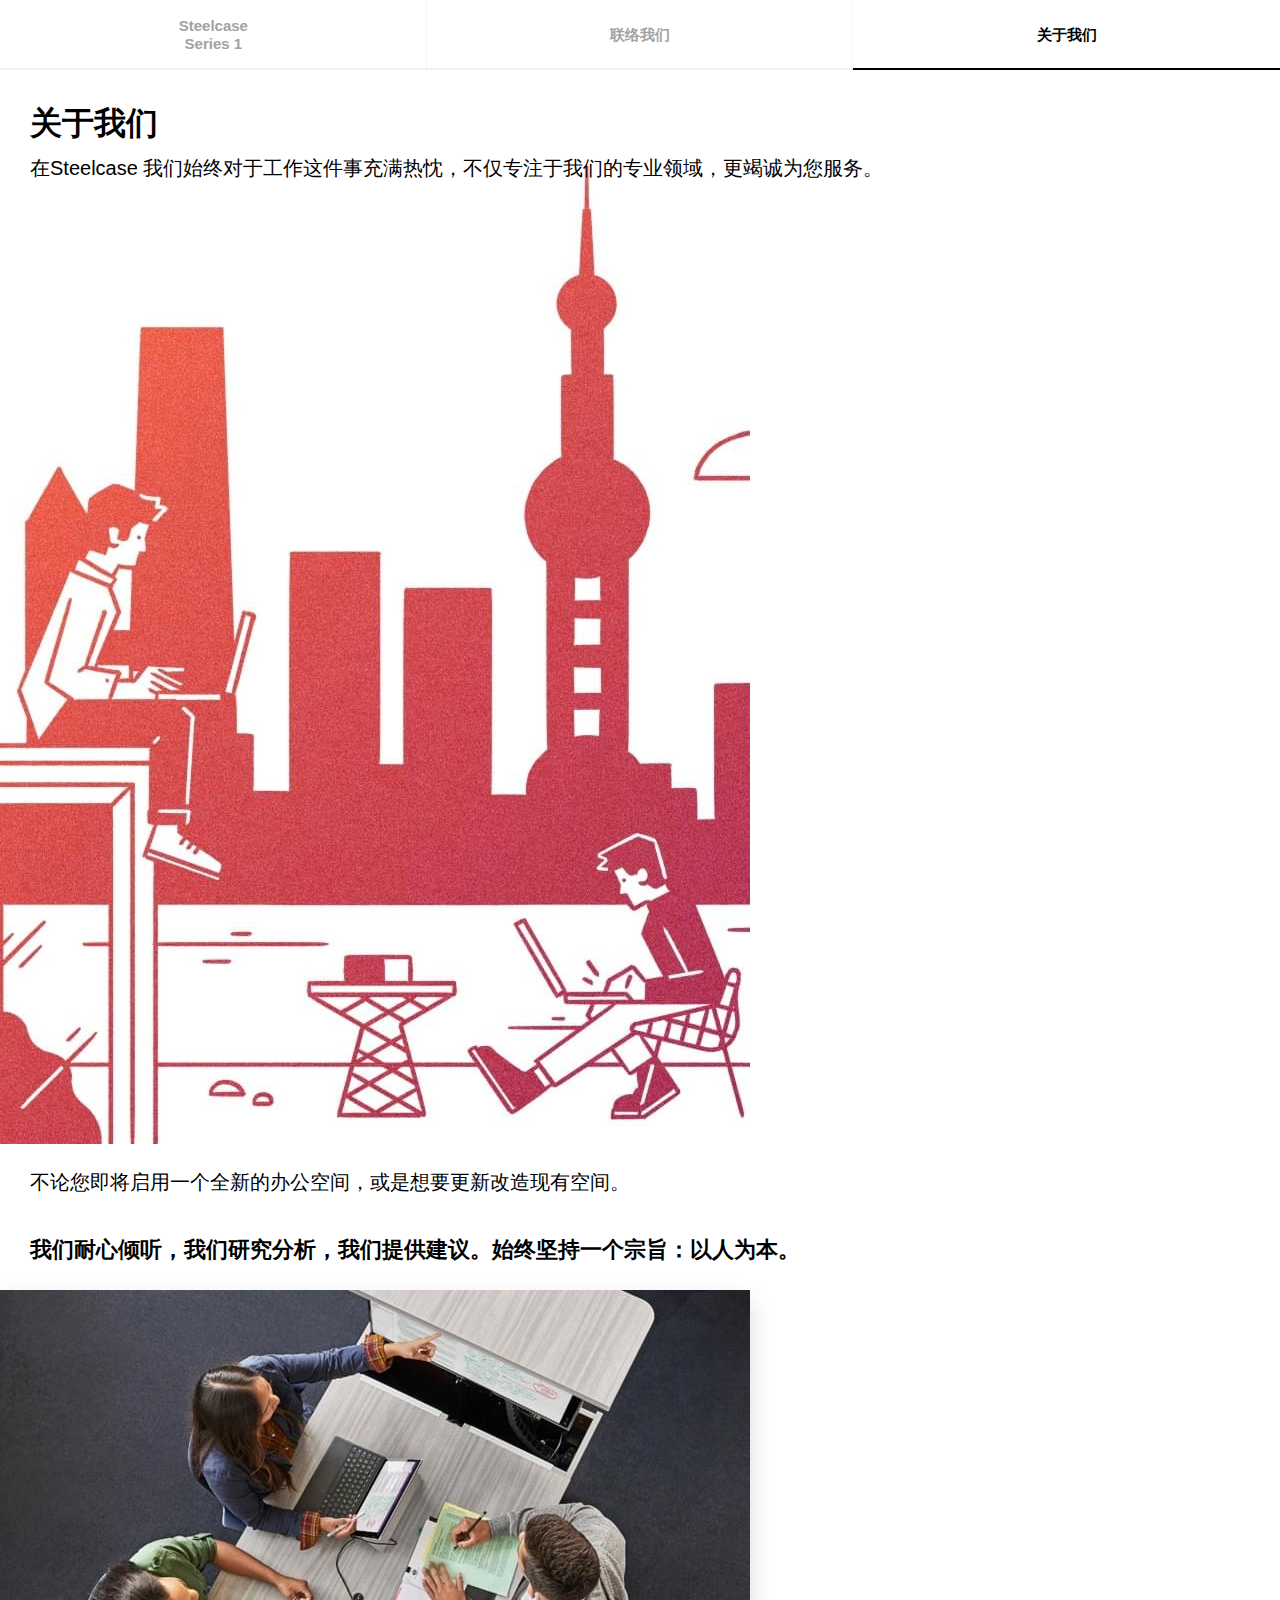
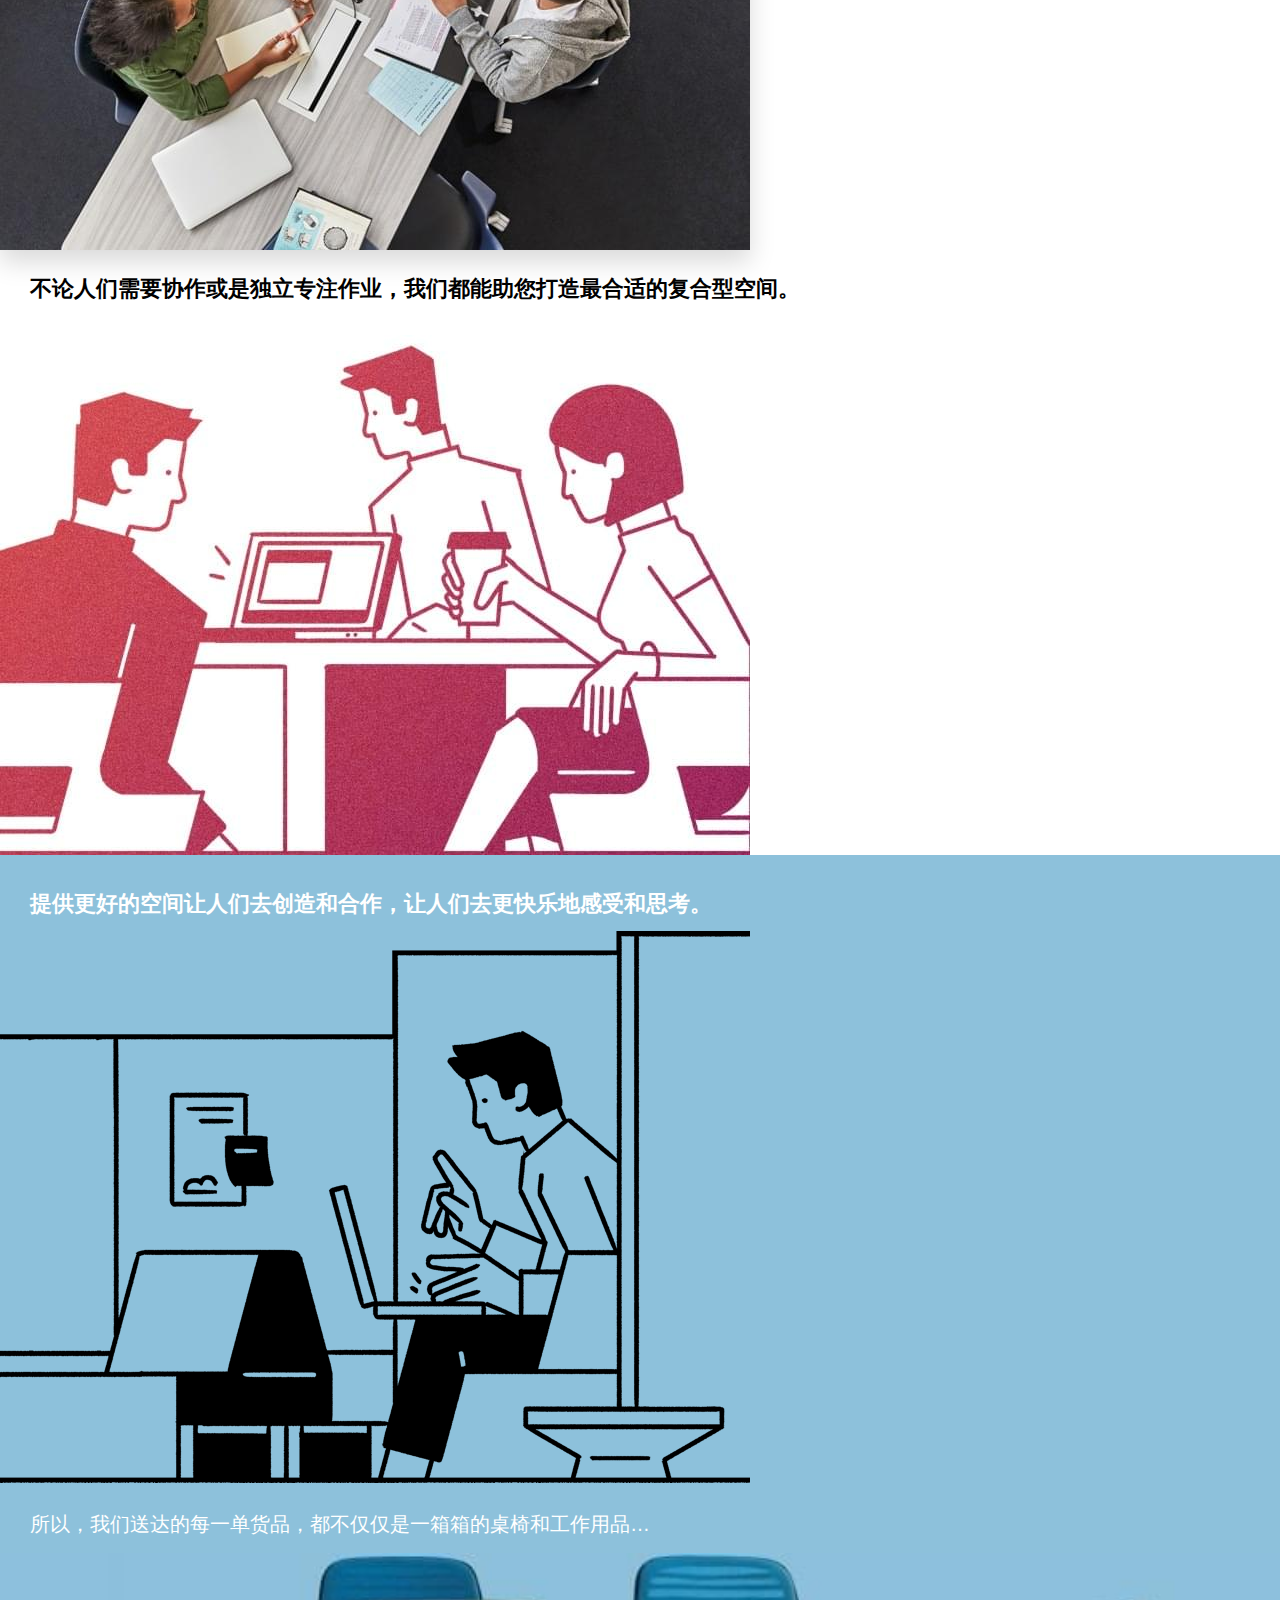
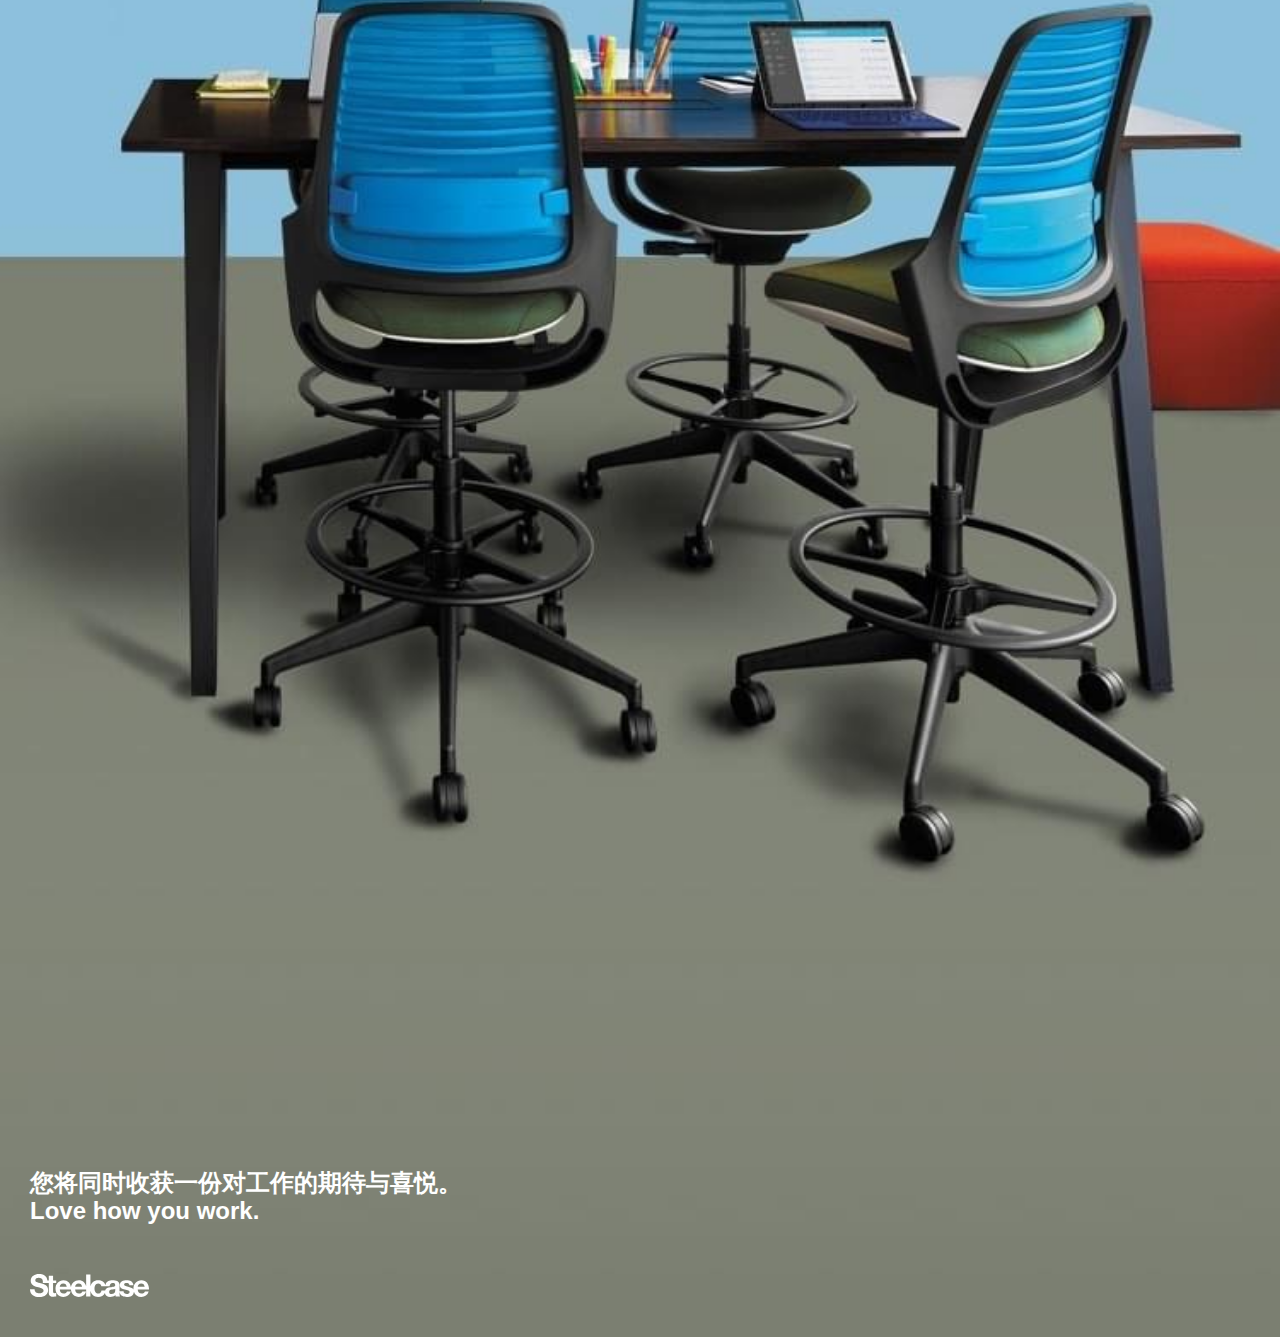
<file: steelcase/what-we-do.html>
<!DOCTYPE html><html lang="en"><head><meta charset="UTF-8"><meta http-equiv="X-UA-Compatible" content="IE=edge,chrome=1"><meta name="renderer" content="webkit"><meta name="viewport" content="width=device-width,user-scalable=no,initial-scale=1,maximum-scale=1,minimum-scale=1"><meta name="author" content="TylerChao"><meta name="keywords" content="keywords"><meta name="description" content="description"><link rel="shortcut icon" type="image/x-icon" href="/favicon.ico"><link rel="apple-touch-icon" href="/favicon.png"><link rel="stylesheet" href="assets/css/mobile.css"><link rel="stylesheet" href="assets/css/main.css"><title>关于我们</title></head><body><ul id="nav" class="bar-tabs nav sticky"><li class="controller"><a href="index.html#next">Steelcase<br>Series 1</a></li><li class="controller"><a href="get-in-touch.html">联络我们</a></li><li class="controller active"><a href="what-we-do.html">关于我们</a></li></ul><main id="container" class="container wedo"><div class="about"><h1>关于我们</h1><p>在Steelcase 我们始终对于工作这件事充满热忱，不仅专注于我们的专业领域，更竭诚为您服务。</p></div><img src="assets/img/whatwedo.jpg" alt=""><div class="graph1"><p>不论您即将启用一个全新的办公空间，或是想要更新改造现有空间。</p><h2>我们耐心倾听，我们研究分析，我们提供建议。始终坚持一个宗旨：以人为本。</h2></div><img src="assets/img/cooperate.jpg" alt="" class="photo"><div class="graph2"><h2>不论人们需要协作或是独立专注作业，我们都能助您打造最合适的复合型空间。</h2></div><img src="assets/img/compound.jpg" alt=""><div class="graph3"><h3>提供更好的空间让人们去创造和合作，让人们去更快乐地感受和思考。</h3><img src="assets/img/lennardkok.png" alt="" class="graphbg"><p>所以，我们送达的每一单货品，都不仅仅是一箱箱的桌椅和工作用品…</p></div><div class="graph4"><img src="assets/img/studio.jpg" alt="" width="100%" class="studio"><h2>您将同时收获一份对工作的期待与喜悦。<br>Love how you work.</h2><div class="logo"><img src="assets/img/steelcase.svg" alt=""></div></div></main></body></html>
</file>
<file: assets/web/assets/mobirise-icons/mobirise-icons.css>
@font-face {
  font-family: 'MobiriseIcons';
  src:  url('mobirise-icons.eot?spat4u');
  src:  url('mobirise-icons.eot?spat4u#iefix') format('embedded-opentype'),
    url('mobirise-icons.ttf?spat4u') format('truetype'),
    url('mobirise-icons.woff?spat4u') format('woff'),
    url('mobirise-icons.svg?spat4u#MobiriseIcons') format('svg');
  font-weight: normal;
  font-style: normal;
}

[class^="mbri-"], [class*=" mbri-"] {
  /* use !important to prevent issues with browser extensions that change fonts */
  font-family: MobiriseIcons !important;
  speak: none;
  font-style: normal;
  font-weight: normal;
  font-variant: normal;
  text-transform: none;
  line-height: 1;

  /* Better Font Rendering =========== */
  -webkit-font-smoothing: antialiased;
  -moz-osx-font-smoothing: grayscale;
}

.mbri-add-submenu:before {
  content: "\e900";
}
.mbri-alert:before {
  content: "\e901";
}
.mbri-align-center:before {
  content: "\e902";
}
.mbri-align-justify:before {
  content: "\e903";
}
.mbri-align-left:before {
  content: "\e904";
}
.mbri-align-right:before {
  content: "\e905";
}
.mbri-android:before {
  content: "\e906";
}
.mbri-apple:before {
  content: "\e907";
}
.mbri-arrow-down:before {
  content: "\e908";
}
.mbri-arrow-next:before {
  content: "\e909";
}
.mbri-arrow-prev:before {
  content: "\e90a";
}
.mbri-arrow-up:before {
  content: "\e90b";
}
.mbri-bold:before {
  content: "\e90c";
}
.mbri-bookmark:before {
  content: "\e90d";
}
.mbri-bootstrap:before {
  content: "\e90e";
}
.mbri-briefcase:before {
  content: "\e90f";
}
.mbri-browse:before {
  content: "\e910";
}
.mbri-bulleted-list:before {
  content: "\e911";
}
.mbri-calendar:before {
  content: "\e912";
}
.mbri-camera:before {
  content: "\e913";
}
.mbri-cart-add:before {
  content: "\e914";
}
.mbri-cart-full:before {
  content: "\e915";
}
.mbri-cash:before {
  content: "\e916";
}
.mbri-change-style:before {
  content: "\e917";
}
.mbri-chat:before {
  content: "\e918";
}
.mbri-clock:before {
  content: "\e919";
}
.mbri-close:before {
  content: "\e91a";
}
.mbri-cloud:before {
  content: "\e91b";
}
.mbri-code:before {
  content: "\e91c";
}
.mbri-contact-form:before {
  content: "\e91d";
}
.mbri-credit-card:before {
  content: "\e91e";
}
.mbri-cursor-click:before {
  content: "\e91f";
}
.mbri-cust-feedback:before {
  content: "\e920";
}
.mbri-database:before {
  content: "\e921";
}
.mbri-delivery:before {
  content: "\e922";
}
.mbri-desktop:before {
  content: "\e923";
}
.mbri-devices:before {
  content: "\e924";
}
.mbri-down:before {
  content: "\e925";
}
.mbri-download:before {
  content: "\e989";
}
.mbri-drag-n-drop:before {
  content: "\e927";
}
.mbri-drag-n-drop2:before {
  content: "\e928";
}
.mbri-edit:before {
  content: "\e929";
}
.mbri-edit2:before {
  content: "\e92a";
}
.mbri-error:before {
  content: "\e92b";
}
.mbri-extension:before {
  content: "\e92c";
}
.mbri-features:before {
  content: "\e92d";
}
.mbri-file:before {
  content: "\e92e";
}
.mbri-flag:before {
  content: "\e92f";
}
.mbri-folder:before {
  content: "\e930";
}
.mbri-gift:before {
  content: "\e931";
}
.mbri-github:before {
  content: "\e932";
}
.mbri-globe:before {
  content: "\e933";
}
.mbri-globe-2:before {
  content: "\e934";
}
.mbri-growing-chart:before {
  content: "\e935";
}
.mbri-hearth:before {
  content: "\e936";
}
.mbri-help:before {
  content: "\e937";
}
.mbri-home:before {
  content: "\e938";
}
.mbri-hot-cup:before {
  content: "\e939";
}
.mbri-idea:before {
  content: "\e93a";
}
.mbri-image-gallery:before {
  content: "\e93b";
}
.mbri-image-slider:before {
  content: "\e93c";
}
.mbri-info:before {
  content: "\e93d";
}
.mbri-italic:before {
  content: "\e93e";
}
.mbri-key:before {
  content: "\e93f";
}
.mbri-laptop:before {
  content: "\e940";
}
.mbri-layers:before {
  content: "\e941";
}
.mbri-left-right:before {
  content: "\e942";
}
.mbri-left:before {
  content: "\e943";
}
.mbri-letter:before {
  content: "\e944";
}
.mbri-like:before {
  content: "\e945";
}
.mbri-link:before {
  content: "\e946";
}
.mbri-lock:before {
  content: "\e947";
}
.mbri-login:before {
  content: "\e948";
}
.mbri-logout:before {
  content: "\e949";
}
.mbri-magic-stick:before {
  content: "\e94a";
}
.mbri-map-pin:before {
  content: "\e94b";
}
.mbri-menu:before {
  content: "\e94c";
}
.mbri-mobile:before {
  content: "\e94d";
}
.mbri-mobile2:before {
  content: "\e94e";
}
.mbri-mobirise:before {
  content: "\e94f";
}
.mbri-more-horizontal:before {
  content: "\e950";
}
.mbri-more-vertical:before {
  content: "\e951";
}
.mbri-music:before {
  content: "\e952";
}
.mbri-new-file:before {
  content: "\e953";
}
.mbri-numbered-list:before {
  content: "\e954";
}
.mbri-opened-folder:before {
  content: "\e955";
}
.mbri-pages:before {
  content: "\e956";
}
.mbri-paper-plane:before {
  content: "\e957";
}
.mbri-paperclip:before {
  content: "\e958";
}
.mbri-photo:before {
  content: "\e959";
}
.mbri-photos:before {
  content: "\e95a";
}
.mbri-pin:before {
  content: "\e95b";
}
.mbri-play:before {
  content: "\e95c";
}
.mbri-plus:before {
  content: "\e95d";
}
.mbri-preview:before {
  content: "\e95e";
}
.mbri-print:before {
  content: "\e95f";
}
.mbri-protect:before {
  content: "\e960";
}
.mbri-question:before {
  content: "\e961";
}
.mbri-quote-left:before {
  content: "\e962";
}
.mbri-quote-right:before {
  content: "\e963";
}
.mbri-refresh:before {
  content: "\e964";
}
.mbri-responsive:before {
  content: "\e965";
}
.mbri-right:before {
  content: "\e966";
}
.mbri-rocket:before {
  content: "\e967";
}
.mbri-sad-face:before {
  content: "\e968";
}
.mbri-sale:before {
  content: "\e969";
}
.mbri-save:before {
  content: "\e96a";
}
.mbri-search:before {
  content: "\e96b";
}
.mbri-setting:before {
  content: "\e96c";
}
.mbri-setting2:before {
  content: "\e96d";
}
.mbri-setting3:before {
  content: "\e96e";
}
.mbri-share:before {
  content: "\e96f";
}
.mbri-shopping-bag:before {
  content: "\e970";
}
.mbri-shopping-basket:before {
  content: "\e971";
}
.mbri-shopping-cart:before {
  content: "\e972";
}
.mbri-sites:before {
  content: "\e973";
}
.mbri-smile-face:before {
  content: "\e974";
}
.mbri-speed:before {
  content: "\e975";
}
.mbri-star:before {
  content: "\e976";
}
.mbri-success:before {
  content: "\e977";
}
.mbri-sun:before {
  content: "\e978";
}
.mbri-sun2:before {
  content: "\e979";
}
.mbri-tablet:before {
  content: "\e97a";
}
.mbri-tablet-vertical:before {
  content: "\e97b";
}
.mbri-target:before {
  content: "\e97c";
}
.mbri-timer:before {
  content: "\e97d";
}
.mbri-to-ftp:before {
  content: "\e97e";
}
.mbri-to-local-drive:before {
  content: "\e97f";
}
.mbri-touch-swipe:before {
  content: "\e980";
}
.mbri-touch:before {
  content: "\e981";
}
.mbri-trash:before {
  content: "\e982";
}
.mbri-underline:before {
  content: "\e983";
}
.mbri-unlink:before {
  content: "\e984";
}
.mbri-unlock:before {
  content: "\e985";
}
.mbri-up-down:before {
  content: "\e986";
}
.mbri-up:before {
  content: "\e987";
}
.mbri-update:before {
  content: "\e988";
}
.mbri-upload:before {
 content: "\e926"; 
}
.mbri-user:before {
  content: "\e98a";
}
.mbri-user2:before {
  content: "\e98b";
}
.mbri-users:before {
  content: "\e98c";
}
.mbri-video:before {
  content: "\e98d";
}
.mbri-video-play:before {
  content: "\e98e";
}
.mbri-watch:before {
  content: "\e98f";
}
.mbri-website-theme:before {
  content: "\e990";
}
.mbri-wifi:before {
  content: "\e991";
}
.mbri-windows:before {
  content: "\e992";
}
.mbri-zoom-out:before {
  content: "\e993";
}
.mbri-redo:before {
  content: "\e994";
}
.mbri-undo:before {
  content: "\e995";
}
</file>
<file: assets/dropdown-menu/style.css>
.navbar-dropdown .dropup,
.navbar-dropdown .dropdown {
  position: relative
}

.navbar-dropdown .dropdown-toggle::after {
  display: inline-block;
  width: 0;
  height: 0;
  margin-right: .25rem;
  margin-left: .25rem;
  vertical-align: middle;
  content: "";
  border-top: 0.3em solid;
  border-right: 0.3em solid transparent;
  border-left: 0.3em solid transparent
}

.navbar-dropdown .dropdown-toggle:focus {
  outline: 0
}

.navbar-dropdown .dropup .dropdown-toggle::after {
  border-top: 0;
  border-bottom: 0.3em solid
}

.navbar-dropdown .dropdown-menu {
  position: absolute;
  top: 100%;
  left: 0;
  z-index: 1000;
  display: none;
  float: left;
  min-width: 160px;
  padding: 5px 0;
  margin: 2px 0 0;
  font-size: 1rem;
  color: #373a3c;
  text-align: left;
  list-style: none;
  background-color: #fff;
  background-clip: padding-box;
  border: 1px solid rgba(0, 0, 0, 0.15);
  border-radius: 0.25rem
}

.navbar-dropdown .dropdown-divider {
  height: 1px;
  margin: 0.5rem 0;
  overflow: hidden;
  background-color: #e5e5e5
}

.navbar-dropdown .dropdown-item {
  display: block;
  width: 100%;
  padding: 3px 20px;
  clear: both;
  font-weight: normal;
  line-height: 1.5;
  color: #373a3c;
  text-align: inherit;
  white-space: nowrap;
  background: none;
  border: 0
}

.navbar-dropdown .dropdown-item:focus,
.navbar-dropdown .dropdown-item:hover {
  color: #2b2d2f;
  text-decoration: none;
  background-color: #f5f5f5
}

.navbar-dropdown .dropdown-item.active,
.navbar-dropdown .dropdown-item.active:focus,
.navbar-dropdown .dropdown-item.active:hover {
  color: #fff;
  text-decoration: none;
  background-color: #0275d8;
  outline: 0
}

.navbar-dropdown .dropdown-item.disabled,
.navbar-dropdown .dropdown-item.disabled:focus,
.navbar-dropdown .dropdown-item.disabled:hover {
  color: #818a91
}

.navbar-dropdown .dropdown-item.disabled:focus,
.navbar-dropdown .dropdown-item.disabled:hover {
  text-decoration: none;
  cursor: not-allowed;
  background-color: transparent;
  background-image: none;
  filter: "progid:DXImageTransform.Microsoft.gradient(enabled = false)"
}

.navbar-dropdown .open>.dropdown-menu {
  display: block
}

.navbar-dropdown .open>a {
  outline: 0
}

.navbar-dropdown .dropdown-menu-right {
  right: 0;
  left: auto
}

.navbar-dropdown .dropdown-menu-left {
  right: auto;
  left: 0
}

.navbar-dropdown .dropdown-header {
  display: block;
  padding: 3px 20px;
  font-size: 0.875rem;
  line-height: 1.5;
  color: #818a91;
  white-space: nowrap
}

.navbar-dropdown .dropdown-backdrop {
  position: fixed;
  top: 0;
  right: 0;
  bottom: 0;
  left: 0;
  z-index: 990
}

.navbar-dropdown .pull-right>.dropdown-menu {
  right: 0;
  left: auto
}

.navbar-dropdown .dropup .caret,
.navbar-dropdown .navbar-fixed-bottom .dropdown .caret {
  content: "";
  border-top: 0;
  border-bottom: 0.3em solid
}

.navbar-dropdown .dropup .dropdown-menu,
.navbar-dropdown .navbar-fixed-bottom .dropdown .dropdown-menu {
  top: auto;
  bottom: 100%;
  margin-bottom: 2px
}

.nav-link {
  display: inline-block
}

.nav-link:focus,
.nav-link:hover {
  text-decoration: none
}

.navbar-nav .nav-item {
  float: left
}

.navbar-nav .nav-link {
  display: block;
  padding-top: .425rem;
  padding-bottom: .425rem
}

.navbar-nav .nav-link+.nav-link {
  margin-left: 1rem
}

.navbar-nav .nav-item+.nav-item {
  margin-left: 1rem
}

.navbar-toggler {
  padding: .5rem .75rem;
  font-size: 1.25rem;
  line-height: 1;
  background: none;
  border: 1px solid transparent;
  border-radius: 0.25rem
}

.navbar-toggler:focus,
.navbar-toggler:hover {
  text-decoration: none
}

@media (min-width:544px) {
  .navbar-toggleable-xs {
    display: block!important
  }
}

@media (min-width:768px) {
  .navbar-toggleable-sm {
    display: block!important
  }
}

@media (min-width:992px) {
  .navbar-toggleable-md {
    display: block!important
  }
}

.pull-xs-left {
  float: left!important
}

.pull-xs-right {
  float: right!important
}

.pull-xs-none {
  float: none!important
}

@media (min-width:544px) {
  .pull-sm-left {
    float: left!important
  }
  .pull-sm-right {
    float: right!important
  }
  .pull-sm-none {
    float: none!important
  }
}

@media (min-width:768px) {
  .pull-md-left {
    float: left!important
  }
  .pull-md-right {
    float: right!important
  }
  .pull-md-none {
    float: none!important
  }
}

@media (min-width:992px) {
  .pull-lg-left {
    float: left!important
  }
  .pull-lg-right {
    float: right!important
  }
  .pull-lg-none {
    float: none!important
  }
}

@media (min-width:1200px) {
  .pull-xl-left {
    float: left!important
  }
  .pull-xl-right {
    float: right!important
  }
  .pull-xl-none {
    float: none!important
  }
}

.hidden-xs-up {
  display: none!important
}

@media (max-width:543px) {
  .hidden-xs-down {
    display: none!important
  }
}

@media (min-width:544px) {
  .hidden-sm-up {
    display: none!important
  }
}

@media (max-width:767px) {
  .hidden-sm-down {
    display: none!important
  }
}

@media (min-width:768px) {
  .hidden-md-up {
    display: none!important
  }
}

@media (max-width:991px) {
  .hidden-md-down {
    display: none!important
  }
}

@media (min-width:992px) {
  .hidden-lg-up {
    display: none!important
  }
}

@media (max-width:1199px) {
  .hidden-lg-down {
    display: none!important
  }
}

@media (min-width:1200px) {
  .hidden-xl-up {
    display: none!important
  }
}

.hidden-xl-down {
  display: none!important
}

.navbar-dropdown-open {
  overflow: hidden!important
}

.navbar-dropdown-open .navbar-dropdown.opened {
  position: fixed;
  right: 0;
  top: 0;
  bottom: 0;
  left: 0;
  overflow-y: scroll;
  background-color: rgba(127, 127, 127, .95);
  transition: none;
}

.navbar-dropdown {
  position: absolute;
  right: 0;
  top: 0;
  left: 0;
  padding-top: 1.5rem;
  padding-bottom: 1.5rem;
  transition: all 0.25s ease;
  z-index: 1030
}

.navbar-dropdown .navbar-brand,
.navbar-dropdown .navbar-toggler {
  position: relative;
  z-index: 995
}

.navbar-dropdown.bg-color.transparent {
  background: none!important
}

.navbar-dropdown.navbar-fixed-top {
  position: fixed
}

.navbar-dropdown .navbar-brand {
  line-height: 0;
  margin-right: 1.5rem;
  padding: 0
}

.navbar-dropdown .navbar-brand a {
  line-height: 2.35rem;
  vertical-align: middle
}

.navbar-dropdown .navbar-brand a,
.navbar-dropdown .navbar-brand a:hover {
  text-decoration: none
}

.navbar-dropdown .navbar-brand .navbar-logo,
.navbar-dropdown .navbar-brand .navbar-logo a {
  line-height: 0;
  vertical-align: baseline
}

.navbar-dropdown .navbar-logo {
  margin-right: 0.5rem
}

.navbar-dropdown .navbar-logo img {
  display: inline;
  height: 2.35rem
}

@media (max-width:543px) {
  .navbar-dropdown .navbar-toggleable-xs {
    padding-top: 0.425rem
  }
  .navbar-dropdown .navbar-toggleable-xs .btn {
    margin-bottom: 0.425rem;
    margin-top: 0.425rem
  }
  .navbar-dropdown .navbar-toggleable-xs .dropdown-menu {
    padding-bottom: 0.425rem
  }
  .navbar-dropdown .navbar-toggleable-xs .dropdown-menu .dropdown-menu {
    padding-bottom: 0
  }
}

@media (max-width:767px) {
  .navbar-dropdown .navbar-toggleable-sm {
    padding-top: 0.425rem
  }
  .navbar-dropdown .navbar-toggleable-sm .btn {
    margin-bottom: 0.425rem;
    margin-top: 0.425rem
  }
  .navbar-dropdown .navbar-toggleable-sm .dropdown-menu {
    padding-bottom: 0.425rem
  }
  .navbar-dropdown .navbar-toggleable-sm .dropdown-menu .dropdown-menu {
    padding-bottom: 0
  }
}

@media (max-width:991px) {
  .navbar-dropdown .navbar-toggleable-md {
    padding-top: 0.425rem
  }
  .navbar-dropdown .navbar-toggleable-md .btn {
    margin-bottom: 0.425rem;
    margin-top: 0.425rem
  }
  .navbar-dropdown .navbar-toggleable-md .dropdown-menu {
    padding-bottom: 0.425rem
  }
  .navbar-dropdown .navbar-toggleable-md .dropdown-menu .dropdown-menu {
    padding-bottom: 0
  }
}

@media (min-width:544px) {
  .navbar-dropdown {
    border-radius: 0
  }
}

.is-builder .navbar-dropdown .dropdown-toggle::after {
  vertical-align: baseline
}

.dropdown-menu.dropdown-submenu {
  left: 100%;
  margin-left: -6px;
  margin-top: -6px;
  top: 0
}

.dropdown-menu .dropdown-toggle[data-toggle="dropdown-submenu"]::after {
  border-bottom: 0.3em solid transparent;
  border-left: 0.3em solid;
  border-right: 0;
  border-top: 0.3em solid transparent;
  margin-left: 0.3rem
}

.dropdown-menu .dropdown-toggle[data-toggle="dropdown-submenu"][aria-expanded="true"] {
  background-color: #f5f5f5
}

.dropdown-menu .dropdown-item:focus {
  outline: 0
}

.nav-dropdown-sm {
  clear: left;
  float: none!important;
  position: relative;
  z-index: 999
}

.nav-dropdown-sm .nav-item {
  float: none
}

.nav-dropdown-sm .nav-item+.nav-item {
  margin-left: 0
}

.nav-dropdown-sm .nav-link,
.nav-dropdown-sm .dropdown-item {
  position: relative
}

.nav-dropdown-sm .dropdown-toggle::after {
  position: absolute;
  right: 0;
  top: 50%;
  margin-top: -0.15em
}

.nav-dropdown-sm .dropdown-toggle[data-toggle="dropdown-submenu"]::after {
  margin-left: .25rem;
  border-top: 0.3em solid;
  border-right: 0.3em solid transparent;
  border-left: 0.3em solid transparent;
  border-bottom: 0
}

.nav-dropdown-sm .dropdown-toggle[data-toggle="dropdown-submenu"][aria-expanded="true"]::after {
  border-top: 0;
  border-right: 0.3em solid transparent;
  border-left: 0.3em solid transparent;
  border-bottom: 0.3em solid
}

.nav-dropdown-sm .dropdown-menu {
  margin: 0;
  padding: 0;
  position: relative;
  top: 0;
  left: 0;
  width: 100%;
  border: 0;
  float: none;
  border-radius: 0;
  background: none;
  padding-left: 20px
}

.nav-dropdown-sm .dropdown-item {
  padding-left: 0
}

.nav-dropdown-sm .dropdown-item,
.nav-dropdown-sm .dropdown-item:hover,
.nav-dropdown-sm .dropdown-item:focus {
  background: none!important
}

.navbar-dropdown .nav>li>a::after {
  -webkit-transform: none!important;
  -ms-transform: none!important;
  -o-transform: none!important;
  transform: none!important;
  -webkit-transition: none!important;
  -o-transition: none!important;
  transition: none!important;
  display: none
}

.navbar-dropdown .navbar-nav {
  margin: 0!important
}

.navbar-dropdown .nav-dropdown-sm {
  padding-top: 11px!important
}

.dropdown-toggle::after {
  display: inline-block!important;
  width: 0!important;
  border-top: 5px solid;
  border-right: 5px solid transparent;
  border-left: 5px solid transparent;
  border-bottom: 0!important;
  margin-left: 4px!important
}

.dropdown-menu .dropdown-toggle[data-toggle="dropdown-submenu"]::after {
  border-bottom: 5px solid transparent!important;
  border-left: 5px solid!important;
  border-right: 0!important;
  border-top: 5px solid transparent!important;
  margin-left: 6px!important
}

.nav-dropdown-sm .dropdown-toggle[data-toggle="dropdown-submenu"][aria-expanded="true"]::after {
  border-top: 0!important;
  border-right: 5px solid transparent!important;
  border-left: 5px solid transparent!important;
  border-bottom: 5px solid!important
}

.nav-dropdown-sm .dropdown-toggle[data-toggle="dropdown-submenu"]::after {
  margin-left: 5px!important;
  border-top: 5px solid!important;
  border-right: 5px solid transparent!important;
  border-left: 5px solid transparent!important;
  border-bottom: 0!important
}

.navbar-dropdown .btn {
  -webkit-transition: all 0.2s ease-in-out 0s;
  -o-transition: all 0.2s ease-in-out 0s;
  transition: all 0.2s ease-in-out 0s;
  border-width: 2px;
  font-size: 13px;
  font-weight: bold;
  letter-spacing: 2px;
  text-decoration: none;
  word-spacing: 1px
}

.navbar-dropdown {
  padding-top: 25px;
  padding-bottom: 25px;
  margin-bottom: 0;
  min-height: 0;
  border: 0
}

.navbar-dropdown .navbar-brand {
  line-height: 0;
  margin-left: 0!important;
  margin-right: 24px;
  padding: 0;
  height: auto;
  font-weight: bold
}

.navbar-dropdown .navbar-logo img {
  height: 42px
}

.navbar-dropdown .navbar-brand a {
  line-height: 42px
}

.navbar-dropdown .navbar-brand .navbar-logo {
  margin-right: 8px
}

.navbar-dropdown .navbar-brand .navbar-logo,
.navbar-dropdown .navbar-brand .navbar-logo a {
  line-height: 0
}

.navbar-dropdown a {
  text-decoration: none
}

.navbar-dropdown .navbar-nav>li>a {
  padding-top: 11px;
  padding-bottom: 11px
}

.navbar-dropdown .navbar-nav>li>a.btn {
  padding: 9px 18px
}

.navbar-dropdown .dropdown-menu {
  font-size: 15px;
  border-radius: 0;
  padding: 8px 0;
  border: 0
}

.navbar-dropdown .dropdown-submenu {
  margin-top: -8px
}

.navbar-dropdown .dropdown-item {
  padding: 4px 20px
}

.navbar-dropdown .nav-dropdown-sm a {
  padding-left: 0
}

@media (max-width:767px) {
  .navbar-dropdown .navbar-toggleable-sm .btn {
    margin-bottom: 11px;
    margin-top: 11px
  }
}

.navbar-dropdown {
  padding-top: 25px;
  padding-bottom: 25px;
  margin-bottom: 0;
  min-height: 0;
}

.navbar-dropdown.navbar-short {
  padding-top: 15px;
  padding-bottom: 15px;
  background-color: rgba(127, 127, 127, .75);
}

.navbar-dropdown .navbar-nav>li>.dropdown-menu {
  margin-left: -5px
}

.navbar-dropdown .nav-dropdown-sm>li>.dropdown-menu {
  margin-left: 0
}

.navbar-dropdown .nav-dropdown-sm .dropdown-menu {
  padding: 0;
  padding-left: 20px;
  padding-bottom: 11px
}

.navbar-dropdown .nav-dropdown-sm .dropdown-menu .dropdown-menu {
  padding-bottom: 0
}

.navbar-dropdown {
  padding-left: 20px;
  padding-right: 20px
}

.navbar-dropdown .container {
  padding-left: 0;
  padding-right: 0
}

.navbar-dropdown .navbar-toggler {
  padding: 8px 12px;
  font-size: 20px;
  border-radius: 4px
}

.navbar-dropdown .btn-default-outline {
  color: #fff;
  background-color: transparent;
  border-color: #fff
}

.navbar-dropdown .btn-default-outline:hover {
  color: #252525;
  background-color: #fff;
  border-color: #fff
}

.navbar-dropdown .btn-primary-outline {
  color: #4c6972;
  background-color: transparent;
  border-color: #4c6972
}

.navbar-dropdown .btn-primary-outline:hover {
  color: #fff;
  background-color: #4c6972;
  border-color: #4c6972
}

.navbar-dropdown .btn-info-outline {
  color: #27aae0;
  background-color: transparent;
  border-color: #27aae0
}

.navbar-dropdown .btn-info-outline:hover {
  color: #fff;
  background-color: #27aae0;
  border-color: #27aae0
}

.navbar-dropdown .btn-success-outline {
  color: #7ac673;
  background-color: transparent;
  border-color: #7ac673
}

.navbar-dropdown .btn-success-outline:hover {
  color: #fff;
  background-color: #7ac673;
  border-color: #7ac673
}

.navbar-dropdown .btn-warning-outline {
  color: #faaf40;
  background-color: transparent;
  border-color: #faaf40
}

.navbar-dropdown .btn-warning-outline:hover {
  color: #fff;
  background-color: #faaf40;
  border-color: #faaf40
}

.navbar-dropdown .btn-danger-outline {
  color: #f97352;
  background-color: transparent;
  border-color: #f97352
}

.navbar-dropdown .btn-danger-outline:hover {
  color: #fff;
  background-color: #f97352;
  border-color: #f97352
}

.navbar-dropdown .btn-link-outline {
  color: #252525;
  background-color: transparent;
  border-color: #252525
}

.navbar-dropdown .btn-link-outline:hover {
  color: #fff;
  background-color: #252525;
  border-color: #252525
}

.navbar-dropdown .link,
.navbar-dropdown .link:hover {
  color: #252525
}

.navbar-dropdown .nav .link {
  letter-spacing: 2px
}
</file>
<file: assets/mobirise-slider/style.css>
/*-------

   Slider

-------*/
.mbr-slider .carousel-inner > .active,
.mbr-slider .carousel-inner > .next,
.mbr-slider .carousel-inner > .prev {
	display: table;
}
.mbr-slider .carousel-control {
    background-image: none;
    width: 54px;
    height: 54px;
    top: 50%;
    margin-top: -27px;
    line-height: 54px;
    border: 2px solid #fff;
    opacity: 1;
    text-shadow: none;
    z-index: 5;
    -webkit-transition: all 0.2s ease-in-out 0s;
    -o-transition: all 0.2s ease-in-out 0s;
    transition: all 0.2s ease-in-out 0s;
}
.mbr-slider .carousel-control.left {
	margin-left: 20px;
}
.mbr-slider .carousel-control.right {
	margin-right: 20px;
}
.mbr-slider .carousel-control:hover {
	background: #fff;
	color: #000;
}
.mbr-slider .carousel-indicators {
    bottom: 20px;
}
.mbr-slider .carousel-indicators li,
.mbr-slider .carousel-indicators .active {
    width: 15px;
    height: 15px;
    margin: 3px;
    border: 2px solid #ffffff;
}

@media (max-width: 767px) {
    .mbr-slider .carousel-control {
        top: auto;
        bottom: 20px;
    }
}
.mbr-slider .mbr-overlay {
    z-index: 0;
    opacity:0.5;
}
/* boxed model */
.mbr-slider > .boxed-slider {
    position: relative;
    padding: 93px 0;
}
.mbr-slider > .boxed-slider > div{
    position: relative;

}
.mbr-slider > .container .carousel-indicators {
    margin-bottom: 3px;
}
@media (max-width: 767px) {
    .mbr-slider > .container .carousel-control {
        margin-bottom: 0px;
    }
}
.mbr-slider > .container img {
    width: 100%;
}
.mbr-slider > .container img + .row {
    position: absolute;
    top: 50%;
    left: 0;
    right: 0;
    margin-left: 0;
    margin-right: 0;
    -webkit-transform: translateY(-50%);
    -moz-transform: translateY(-50%);
    transform: translateY(-50%);
}
.mbr-slider .mbr-section {
    padding-left: 0;
    padding-right: 0;
}

/* article layout */
.mbr-slider .article-slider > div {
    padding-left: 0;
    padding-right: 0;
}
.mbr-slider > .container.article-slider .carousel-indicators {
    margin-bottom: 0;
}
</file>
<file: assets/mobirise-gallery/style.css>
/*-------

   Gallery

-------*/
.mbr-gallery .mbr-gallery-item {
    position: relative;
    /*display: inline-block;*/
    padding-bottom: 30px;
}
.mbr-gallery .mbr-gallery-item > a {
    position: relative;
    display: block;
    background: #fff;
    outline: none;
}
.mbr-gallery .mbr-gallery-row {
    margin-bottom: -30px;
}
.mbr-gallery .mbr-gallery-item img {
    width: 100%;
    opacity: 1;
    -webkit-transition: .2s opacity ease-in-out;
    transition: .2s opacity ease-in-out;
}
.mbr-gallery .mbr-gallery-item > a:hover img {
    opacity: 0.9;
}
.mbr-gallery .mbr-gallery-item .icon {
    position: absolute;
    font-size: 30px;
    top: 50%;
    left: 50%;
    color: #fff;
    opacity: 0;
    -webkit-transform: translateX(-50%) translateY(-50%);
    transform: translateX(-50%) translateY(-50%);
    -webkit-transition: .2s opacity ease-in-out;
    transition: .2s opacity ease-in-out;
}
.mbr-gallery .mbr-gallery-item > a:hover .icon {
    opacity: 1;
}

/* remove spacing */
.mbr-gallery .mbr-gallery-row.no-gutter {
    margin: 0;
}
.mbr-gallery .mbr-gallery-row.no-gutter .mbr-gallery-item {
    padding: 0;
}

/* container */
.mbr-gallery .container.mbr-gallery-layout-default {
    padding: 93px 0;
}

/* fix horizontal scrollbar */
.mbr-gallery .mbr-gallery-layout-default,
.mbr-gallery .mbr-gallery-layout-article {
    overflow: hidden;
}

/* article layout */
.mbr-gallery .mbr-gallery-layout-article > div {
    padding-left: 0;
    padding-right: 0;
}


/* lightbox */
.mbr-gallery .modal {
    position: fixed;
    overflow: hidden;
    padding-right: 0 !important;
}
.mbr-gallery .modal-body {
    padding: 0;
}
.mbr-gallery .modal-body img {
    width: 100%;
}
.mbr-gallery .modal .close {
    position: absolute;
    background-image: none;
    font-size: 20px;
    width: 54px;
    height: 54px;
    top: 20px;
    right: 20px;
    line-height: 54px;
    opacity: 1;
    color: #fff;
    border: 2px solid #fff;
    text-align: center;
    text-shadow: none;
    z-index: 5;
    -webkit-transition: all 0.2s ease-in-out 0s;
    -o-transition: all 0.2s ease-in-out 0s;
    transition: all 0.2s ease-in-out 0s;
}
.mbr-gallery .modal .close:hover {
    background: #fff;
    color: #000;
}

/* modal back color opacity */
.modal-backdrop.in {
    opacity: 0.8;
    filter: alpha(opacity=80);
}

@media (max-width: 768px) {
    .mbr-gallery .modal-dialog {
        margin: 10px auto;
    }

    .mbr-gallery .carousel-indicators,
    .mbr-gallery .carousel-control,
    .mbr-gallery .modal .close {
        position: fixed;
    }
}

/* fix fade in effect */
.mbr-gallery .modal.fade .modal-dialog {
    margin-top: -100px;
    -webkit-transition: margin-top 0.3s ease-out;
    -moz-transition: margin-top 0.3s ease-out;
    -o-transition: margin-top 0.3s ease-out;
    transition: margin-top 0.3s ease-out;
}
.mbr-gallery .modal.in .modal-dialog,
.mbr-gallery .modal.fade .modal-dialog {
    -webkit-transform: none;
    -ms-transform: none;
    -o-transform: none;
    transform: none;
}
.mbr-gallery .modal.in .modal-dialog {
    margin-top: 30px;
}


/* media-caption styles */
.mbr-gallery .mbr-figure__caption {
    width: 100%;
    margin-left: 0;
    box-sizing: border-box;
    border: solid 15px transparent;
    border-style: none solid;
    left: 0;
    background: none;
    margin-bottom: 30px;
}
.mbr-gallery .mbr-figure__caption-small {
    position: relative;
    z-index: 2;
    padding: 0 10px;
}
.mbr-gallery .mbr-caption-background{
    position: absolute;
    z-index: 1;
    left: 0;
    top:0;
    width: 100%;
    height: 100%;
    background: rgba(0, 0, 0, 0.6);
}
.mbr-gallery .no-gutter .mbr-figure__caption {
    margin-bottom: 0;
    border-style: none none;
}


/*
.mbr-gallery .mbr-figure__caption--std-grid:before {
    content: none;
}

.mbr-gallery .container .mbr-figure__caption--std-grid {
    width: 90%;
    margin-left: -44.8%;
    margin-bottom: 30px;
}

@media (max-width: 768px) {
    .mbr-gallery .mbr-figure__caption--std-grid,
    .mbr-gallery .container .mbr-figure__caption--std-grid {

        width: 100%;
        margin-left: 0; 
        padding-left: 15px;
        padding-right: 15px;   
    }

    .mbr-gallery .mbr-gallery-row.no-gutter .mbr-figure__caption--std-grid {
        width: 100%;
        margin-left: 0;
        padding-left: 0;
        padding-right: 0;   
    }
}

@media (min-width: 768px) and (max-width: 991px) {

    .mbr-gallery .mbr-figure__caption--std-grid {
        width: 92.6%;
        margin-left: -46.3%;
    }

    .mbr-gallery .container .mbr-figure__caption--std-grid {
        width: 92%;
        margin-left: -46%;
        margin-bottom: 30px;
    }
}

.mbr-gallery .container.mbr-gallery-layout-article .mbr-figure__caption--std-grid {
    width: 85%;
    margin-left: -42.5%;
}

.mbr-gallery .container.mbr-gallery-layout-article .mbr-gallery-row.no-gutter .mbr-figure__caption--std-grid {
    width: 100%;
    margin-left: -50%;
}

@media (min-width: 768px) and (max-width: 991px) {
    .mbr-gallery .container.mbr-gallery-layout-article .mbr-figure__caption--std-grid {
        width: 88%;
        margin-left: -44%;
    }
}

@media (max-width: 768px) {
    .mbr-gallery .mbr-gallery-layout-article.container .mbr-gallery-row.no-gutter .mbr-figure__caption--std-grid,
    .mbr-gallery .container.mbr-gallery-layout-article .mbr-figure__caption--std-grid {
        width: 100%;
        margin-left: 0;
    }
}

*/
</file>
<file: assets/mobirise/css/mbr-additional.css>
@import url(https://fonts.googleapis.com/css?family=Slabo+27px);
@import url(https://fonts.googleapis.com/css?family=Montserrat:400,700);



@isPublish: true;

#menu1-e {
.navbar {
  padding: .5rem 0;
  background: @menuBgColor;
  transition: none;
  min-height: 77px;
}
.navbar-dropdown.bg-color.transparent.opened {
  background: @menuBgColor;
}
a {
  font-style: normal;
}
.nav-item {
  & span {
    padding-right: 0.4em;
    line-height: 0.5em;
    vertical-align: text-bottom;
    position: relative;
    text-decoration: none;
  }
  & a {
    display: flex;
    align-items: center;
    justify-content: center;
    padding: 0.7rem 0 !important;
    margin: 0rem .65rem !important;
  }
}
.nav-item:focus, .nav-link:focus {
  outline: none;
}
.btn {
  padding: 0.4rem 1.5rem;
  .mbr-iconfont {
    font-size: 1.6rem;
  }
  display: inline-flex;
  align-items: center;
}
.menu-logo {
  margin-right: auto;
  .navbar-brand {
    display: flex;
    margin-left: 5rem;
    padding: 0;
    transition: padding .2s;
    min-height: 3.8rem;
    align-items: center;
    .navbar-caption-wrap {
      display: -webkit-flex;
      -webkit-align-items: center;
      align-items: center;
      word-break: break-word;
      min-width: 7rem;
      margin: .3rem 0;
      .navbar-caption {
        line-height: 1.2rem !important;
        padding-right: 2rem;
      }
    }
    .navbar-logo {
      font-size: 4rem;
      transition: font-size 0.25s;
      & img {
        display: flex;
      }
      .mbr-iconfont {
        transition: font-size 0.25s;
      }
    }
  }
}
.navbar-toggleable-sm .navbar-collapse {
  justify-content: flex-end;
  -webkit-justify-content: flex-end;
  padding-right: 5rem;
  width: auto;
  .navbar-nav {
    flex-wrap: wrap;
    -webkit-flex-wrap: wrap;
    padding-left: 0;
    .nav-item {
      -webkit-align-self: center;
      align-self: center;
    }
  }
  .navbar-buttons {
    padding-left: 0;
    padding-bottom: 0;
  }
}
.dropdown {
  .dropdown-menu {
    background: @menuBgColor;
    display: none;
    position: absolute;
    min-width: 5rem;
    padding-top: 1.4rem;
    padding-bottom: 1.4rem;
    text-align: left;
    .dropdown-item {
      width: auto;
      padding: 0.235em 1.5385em 0.235em 1.5385em !important;
      &::after {
        right: 0.5rem;
      }
    }
    .dropdown-submenu {
      margin: 0;
    }
  }
  &.open > .dropdown-menu {
    display: block;
  }
}
.navbar-toggleable-sm {
  &.opened:after {
    position: absolute;
    width: 100vw;
    height: 100vh;
    content: '';
    background-color: rgba(0, 0, 0, 0.1);
    left: 0;
    bottom: 0;
    transform: translateY(100%);
    -webkit-transform: translateY(100%);
    z-index: 1000;
  }
}
.navbar.navbar-short {
  min-height: 60px;
  transition: all .2s;
  & .navbar-toggler-right {
    top: 20px;
  }
  & .navbar-logo a {
    font-size: 2.5rem !important;
    line-height: 2.5rem;
    transition: font-size 0.25s;
    & .mbr-iconfont {
      font-size: 2.5rem !important;
    }
    & img {
      height: 3rem !important;
    }
  }
  & .navbar-brand {
    min-height: 3rem;
  }
}
button.navbar-toggler {
  width: 31px;
  height: 18px;
  cursor: pointer;
  transition: all .2s;
  top: 1.5rem;
  right: 1rem;
  &:focus {
    outline: none;
  }
  .hamburger span {
    position: absolute;
    right: 0;
    width: 30px;
    height: 2px;
    border-right: 5px;
    background-color: @hamburgerColor;
    &:nth-child(1) {
      top: 0;
      transition: all .2s;
    }
    &:nth-child(2) {
      top: 8px;
      transition: all .15s;
    }
    &:nth-child(3) {
      top: 8px;
      transition: all .15s;
    }
    &:nth-child(4) {
      top: 16px;
      transition: all .2s;
    }
  }
}
nav.opened .hamburger span {
  &:nth-child(1) {
    top: 8px;
    width: 0;
    opacity: 0;
    right: 50%;
    transition: all .2s;
  }
  &:nth-child(2) {
    -webkit-transform: rotate(45deg);
    transform: rotate(45deg);
    transition: all .25s;
  }
  &:nth-child(3) {
    -webkit-transform: rotate(-45deg);
    transform: rotate(-45deg);
    transition: all .25s;
  }
  &:nth-child(4) {
    top: 8px;
    width: 0;
    opacity: 0;
    right: 50%;
    transition: all .2s;
  }
}
.collapsed {
  &.navbar-expand {
    flex-direction: column;
  }
  .btn {
    display: flex;
  }
  .navbar-collapse {
    display: none !important;
    padding-right: 0 !important;
    &.collapsing,&.show {
      display: block !important;
      .navbar-nav {
        display: block;
        text-align: center;
        .nav-item {
          clear: both;
          & when (@showButtons = false) {
            &:last-child {
              margin-bottom: 1rem;
            }
          }
        }
      }
      .navbar-buttons {
        text-align: center;
        &:last-child {
          margin-bottom: 1rem;
        }
      }
    }
  }
  button.navbar-toggler {
    display: block;
  }
  .navbar-brand {
    margin-left: 1rem !important;
  }
  .navbar-toggleable-sm {
    flex-direction: column;
    -webkit-flex-direction: column;
  }
  .dropdown {
    .dropdown-menu {
      width: 100%;
      text-align: center;
      position: relative;
      opacity: 0;
      display: block;
      height: 0;
      visibility: hidden;
      padding: 0;
      transition-duration: .5s;
      transition-property: opacity,padding,height;
    }
    &.open > .dropdown-menu {
      position: relative;
      opacity: 1;
      height: auto;
      padding: 1.4rem 0;
      visibility: visible;
    }
    .dropdown-submenu {
      left: 0;
      text-align: center;
      width: 100%;
    }
    .dropdown-toggle[data-toggle="dropdown-submenu"]::after {
      margin-top: 0;
      position: inherit;
      right: 0;
      top: 50%;
      display: inline-block;
      width: 0;
      height: 0;
      margin-left: .3em;
      vertical-align: middle;
      content: "";
      border-top: .30em solid;
      border-right: .30em solid transparent;
      border-left: .30em solid transparent;
    }
  }
}
@media (max-width: 991px) {
  .navbar-expand {
    flex-direction: column;
  }
  img {
    height: 3.8rem !important;
  }
  .btn {
    display: flex;
  }
  button.navbar-toggler {
    display: block;
  }
  .navbar-brand {
    margin-left: 1rem !important;
  }
  .navbar-toggleable-sm {
    flex-direction: column;
    -webkit-flex-direction: column;
  }
  .navbar-collapse {
    display: none !important;
    padding-right: 0 !important;
    &.collapsing,&.show {
      display: block !important;
      .navbar-nav {
        display: block;
        text-align: center;
        .nav-item {
          clear: both;
          & when (@showButtons = false) {
            &:last-child {
              margin-bottom: 1rem;
            }
          }
        }
      }
      .navbar-buttons {
        text-align: center;
        &:last-child {
          margin-bottom: 1rem;
        }
      }
    }
  }
  .dropdown {
    .dropdown-menu {
      width: 100%;
      text-align: center;
      position: relative;
      opacity: 0;
      display: block;
      height: 0;
      visibility: hidden;
      padding: 0;
      transition-duration: .5s;
      transition-property: opacity,padding,height;
    }
    &.open > .dropdown-menu {
      position: relative;
      opacity: 1;
      height: auto;
      padding: 1.4rem 0;
      visibility: visible;
    }
    .dropdown-submenu {
      left: 0;
      text-align: center;
      width: 100%;
    }
    .dropdown-toggle[data-toggle="dropdown-submenu"]::after {
      margin-top: 0;
      position: inherit;
      right: 0;
      top: 50%;
      display: inline-block;
      width: 0;
      height: 0;
      margin-left: .3em;
      vertical-align: middle;
      content: "";
      border-top: .30em solid;
      border-right: .30em solid transparent;
      border-left: .30em solid transparent;
    }
  }
}
@media (min-width: 767px) {
  .menu-logo {
    flex-shrink: 0;
  }
}
.navbar-collapse {
  flex-basis: auto;
}
.nav-link:hover, .dropdown-item:hover {
  color: @itemsHoverColor !important;
}
}

#header1-r {
H1 {
  color: #e25041;
}
}

#slider-s {
}

#msg-box4-t {
.mbr-header__text {
  color: #ffffff;
}
.mbr-header__subtext {
  color: #ffffff;
}
.mbr-article {
  color: #ffffff;
}
.mbr-article P {
  color: #4d4d4d;
}
}

#features1-x {
}

#header3-15 {
H3 {
  text-align: center;
  font-family: 'Slabo 27px', serif;
  font-size: 14px;
}
}

#gallery1-v {
}

#msg-box1-z {
.mbr-header .mbr-header__text {
  color: #fff;
}
.mbr-article {
  color: #fff;
}
}

#footer1-g {
padding-top: (@paddingTop * 15px);
padding-bottom: (@paddingBottom * 15px);
& when (@bg-type = 'image') {
  background-image: url(../../../@bg-value);
}
& when (@bg-type = 'color') {
  background-color: @bg-value;
}
.content {
  @media (max-width: 767px) {
    text-align: center;
    > div:not(:last-child) {
      margin-bottom: 2rem;
    }
  }
}
.media-wrap {
  @media (max-width: 767px) {
    margin-bottom: 1rem;
  }
  .mbr-iconfont-logo {
    font-size: 7.5rem;
    color: #f36;
  }
  img {
    height: 6rem;
  }
}
.footer-lower {
  .copyright {
    @media (max-width: 767px) {
      margin-bottom: 1rem;
      text-align: center;
    }
  }
  hr {
    margin: 1rem 0;
    border-color: #fff;
    opacity: .05;
  }
  .social-list {
    padding-left: 0;
    margin-bottom: 0;
    list-style: none;
    display: flex;
    flex-wrap: wrap;
    justify-content: flex-end;
    -webkit-justify-content: flex-end;
    .mbr-iconfont-social {
      font-size: 1.3rem;
      color: #fff;
    }
    .soc-item {
      margin: 0 .5rem;
    }
    a {
      margin: 0;
      opacity: .5;
      -webkit-transition: .2s linear;
      transition: .2s linear;
      &:hover {
        opacity: 1;
      }
    }
    @media (max-width: 767px) {
      justify-content: center;
      -webkit-justify-content: center;
    }
  }
}
}

#contacts1-m {
}

#dropdown-menu-2btn-14 {
.hide-buttons [data-button] {
  display: none !important;
}
.navbar-brand a {
  font-family: 'Montserrat', sans-serif;
}
.nav .link, .dropdown-item {
  font-size: 1.2em;
  color: #ffffff;
  font-family: 'Montserrat', sans-serif;
}
.navbar, .dropdown-menu {
  background: #efefef;
}
.dropdown-menu .dropdown-toggle[aria-expanded="true"], .dropdown-menu a:hover, .dropdown-menu a:focus {
  background: #e5e5e5;
}
.navbar-toggler {
  color: #ffffff;
}
}


@isPublish: true;

#footer1-16 {
padding-top: (@paddingTop * 15px);
padding-bottom: (@paddingBottom * 15px);
& when (@bg-type = 'image') {
  background-image: url(../../../@bg-value);
}
& when (@bg-type = 'color') {
  background-color: @bg-value;
}
.content {
  @media (max-width: 767px) {
    text-align: center;
    > div:not(:last-child) {
      margin-bottom: 2rem;
    }
  }
}
.media-wrap {
  @media (max-width: 767px) {
    margin-bottom: 1rem;
  }
  .mbr-iconfont-logo {
    font-size: 7.5rem;
    color: #f36;
  }
  img {
    height: 6rem;
  }
}
.footer-lower {
  .copyright {
    @media (max-width: 767px) {
      margin-bottom: 1rem;
      text-align: center;
    }
  }
  hr {
    margin: 1rem 0;
    border-color: #fff;
    opacity: .05;
  }
  .social-list {
    padding-left: 0;
    margin-bottom: 0;
    list-style: none;
    display: flex;
    flex-wrap: wrap;
    justify-content: flex-end;
    -webkit-justify-content: flex-end;
    .mbr-iconfont-social {
      font-size: 1.3rem;
      color: #fff;
    }
    .soc-item {
      margin: 0 .5rem;
    }
    a {
      margin: 0;
      opacity: .5;
      -webkit-transition: .2s linear;
      transition: .2s linear;
      &:hover {
        opacity: 1;
      }
    }
    @media (max-width: 767px) {
      justify-content: center;
      -webkit-justify-content: center;
    }
  }
}
}

#header4-19 {
}

#header3-1a {
}

#map1-1c {
}

#form1-1b {
}

#contacts1-17 {
}

#dropdown-menu-2btn-18 {
.hide-buttons [data-button] {
  display: none !important;
}
.navbar-brand a {
  font-family: 'Montserrat', sans-serif;
}
.nav .link, .dropdown-item {
  font-size: 1.2em;
  color: #ffffff;
  font-family: 'Montserrat', sans-serif;
}
.navbar, .dropdown-menu {
  background: #efefef;
}
.dropdown-menu .dropdown-toggle[aria-expanded="true"], .dropdown-menu a:hover, .dropdown-menu a:focus {
  background: #e5e5e5;
}
.navbar-toggler {
  color: #ffffff;
}
}
</file>
<file: steelcase/assets/css/mobile.css>
@charset "UTF-8";.btn,button,code,label,p,pre{font-weight:400}.ellipsis,.nowrap{white-space:nowrap;text-overflow:ellipsis}a,a.btn{text-decoration:none}.btn,.columns,body,button{position:relative}.ellipsis,.nowrap,.segmented-tabs .controller{text-overflow:ellipsis}.bar-tabs,.table-list,.tabs,.tabs .controller,.top-bar ul{list-style:none}body,html{min-height:100vh;background-color:#FFF;-webkit-text-size-adjust:100%;text-size-adjust:100%}html{font-size:100%}*,::after,::before{box-sizing:border-box}body{color:#000;font:400 12px/1.5 Helvetica Neue,Helvetica,sans-serif;margin:0;padding:0;-webkit-overflow-scrolling:touch;-webkit-tap-highlight-color:transparent}img{max-width:100%;height:auto;display:inline-block;vertical-align:middle}.container,.row{max-width:10240px}[hidden]{display:none!important}.left{float:left}.right{float:right}.clearfix::after,.container::after,.sticky::after,.tabs-content::after,.tabs::after{content:"";display:table;clear:both}.hide{display:none!important}.invisible{opacity:0;visibility:hidden}.container{margin:0 auto}.container.no-margin,h1,h2,h3,h4,h5,h6{margin-top:0;margin-bottom:0}.container.blank{margin-left:16px;margin-right:16px}.row{display:flex;margin-left:auto;margin-right:auto}.row .row,.top-bar .row{max-width:none}.row.blank{margin-left:16px;margin-right:16px}.row .row{margin-left:-3px;margin-right:-3px;width:auto}.row .row.collapse,.row.collapse .columns .row{margin-left:0;margin-right:0}.row .row.collapse{max-width:none;width:auto}.columns{padding-left:3px;padding-right:3px;width:100%}.column,.row.sides-collapse .columns:first-child .row .columns:first-child,.row.sides-collapse>.columns:first-child{padding-left:0}.column,.row.sides-collapse .columns:last-child .row .columns:last-child,.row.sides-collapse>.columns:last-child{padding-right:0}.row.collapse>.columns{padding-left:0;padding-right:0}.row.sides-collapse .columns:first-child .row{margin-left:0}.row.sides-collapse .columns:last-child .row{margin-right:0}.grid-1{flex:1}.grid-2{width:16.666667%}.grid-3{width:25%}.grid-4{width:33.333333%}.grid-5{width:41.666667%}.grid-6{width:50%}.grid-7{width:58.333333%}.grid-8{width:66.666667%}.grid-9{width:75%}.grid-10{width:83.333333%}.grid-11{width:91.666667%}.grid-12{width:100%}.row>[class*=" grid-"],.row>[class^=grid-]{display:block}.offset-0{margin-left:0!important}.offset-1{margin-left:8.333333%!important}.offset-2{margin-left:16.666667%!important}.offset-3{margin-left:25%!important}.offset-4{margin-left:33.333333%!important}.offset-5{margin-left:41.666667%!important}.offset-6{margin-left:50%!important}.offset-7{margin-left:58.333333%!important}.offset-8{margin-left:66.666667%!important}.offset-9{margin-left:75%!important}.offset-10{margin-left:83.333333%!important}.offset-11{margin-left:91.666667%!important}.text-left{text-align:left!important}.text-right{text-align:right!important}.text-center{text-align:center!important}.text-justify{text-align:justify!important}dd,dl,figure,ol,p,ul{margin:0;padding:0}dl,ol,p,ul{margin-bottom:1em}a{line-height:inherit}p,p.lead{line-height:1.6}a img{border:none}p{text-rendering:optimizeLegibility}p.lead{font-size:15px}.text-small,b,em,i,small,strong{line-height:inherit}hr{border-top:1px solid #DCDCDC;clear:both;height:0;margin:20px 0 19px}em,i{font-style:normal}b,strong{font-weight:700}.text-small,small{font-size:83.33333%}code,pre{background-color:#ebe4d8;border:1px solid #dcd0ba;color:#333;font-family:Consolas,Liberation Mono,Courier,monospace;padding:2px 5px 1px}pre{overflow:auto}.ellipsis,.no-bullet .divider,.nowrap,.table-list.has-icon .item-body,.table-list.has-thumb .item-body,.table-list>.item,.table-list>.item>.content{overflow:hidden}dl,ol,ul{font-size:12px;line-height:1.6;list-style-position:outside}ul{margin-left:18px}ul li ol,ul li ul{margin-left:20px;margin-bottom:0}ul.circle,ul.disc,ul.square{margin-left:18px}ul.square{list-style-type:square}ul.circle{list-style-type:circle}ul.disc{list-style-type:disc}ol{margin-left:22px}ol li ol,ol li ul{margin-left:20px;margin-bottom:0}.no-bullet{list-style-type:none;margin-left:0}.no-bullet li ol,.no-bullet li ul{margin-left:20px;margin-bottom:0;list-style:none}.no-bullet .divider{height:1px;background-color:#EFEFEF;margin:10px 0}dl dt{margin-bottom:5px;font-weight:700}dl dd{margin-bottom:12px}blockquote{margin:0 0 1em;padding:9px 20px 0 19px;border-left:2px solid #D3D3D3}blockquote cite{display:block;font-size:13px;color:#3b3b3b}blockquote cite::before{content:"\2014 \0020"}blockquote cite a,blockquote cite a:visited{color:#3b3b3b}blockquote,blockquote p{line-height:1.6;color:#595959}.text-primary{color:#0095DE}.text-success{color:#43AC6A}.text-alert{color:#CF3727}.text-warning{color:#F08A24}.text-info{color:#A0D3E8}.text-secondary{color:#BCA67D}.text-reverse{color:#999}.nowrap{max-width:100%}.ellipsis.line-2,.ellipsis.line-3{display:-webkit-box;word-wrap:break-word;white-space:normal;-webkit-box-orient:vertical}.ellipsis.line-2{-webkit-line-clamp:2}.ellipsis.line-3{-webkit-line-clamp:3}.animated{animation-duration:.5s;animation-fill-mode:both}.animated.infinite{animation-iteration-count:infinite}.animated.fastest{animation-duration:.1s}.animated.faster{animation-duration:.2s}.animated.fast{animation-duration:.3s}.animated.normal{animation-duration:.5s}.animated.slow{animation-duration:1s}.animated.slower{animation-duration:1.5s}@keyframes fadeIn{from{opacity:0}to{opacity:1}}.fade-in{animation-name:fadeIn}@keyframes fadeOut{from{opacity:1}to{opacity:0}}.fade-out{animation-name:fadeOut}@font-face{font-family:icons;src:url(../fonts/icons.woff?v=4194c2d259) format("woff"),url(../fonts/icons.ttf?v=4194c2d259) format("truetype"),url(../fonts/icons.svg?v=4194c2d259#svg) format("svg");font-weight:400;font-style:normal}.icon-arrow-back::before,.icon-arrow-down::before,.icon-arrow-forward::before,.icon-arrow-right::before,.icon-arrow-up::before,.icon-checkmark::before,.icon-play::before,.icon::before{display:inline-block;min-width:1em;vertical-align:0;line-height:1;font-family:icons;font-variant:normal;-webkit-font-smoothing:antialiased;text-transform:none;text-rendering:auto;speak:none}.icon-arrow-back::before{content:"⠪"}.icon-arrow-down::before{content:"⠃"}.icon-arrow-forward::before{content:"⠅"}.icon-arrow-right::before{content:"⠂"}.icon-arrow-up::before{content:"⠲"}.icon-checkmark::before{content:"⠄"}.icon-play::before{content:"⠁"}.btn,button{display:inline-block;-webkit-appearance:none;appearance:none;border:1px solid #d7d7d7;border-radius:0;font-family:Helvetica Neue,Helvetica,sans-serif;text-align:center;padding:7px 20px;font-size:14px;line-height:2;background-color:#0095DE;color:#FFF;transition:background-color 300ms ease-out}.btn.expand,button.expand,input,select,textarea{display:block;width:100%}.btn:focus,.btn:hover,button:focus,button:hover{color:#0d0d0d}.btn.primary,button.primary{background-color:#0095DE;color:#FFF}.btn.primary:focus,.btn.primary:hover,button.primary:focus,button.primary:hover{background-color:#007fbd;color:#FFF}.btn.secondary,button.secondary{background-color:#BCA67D;color:#FFF}.btn.secondary:focus,.btn.secondary:hover,button.secondary:focus,button.secondary:hover{background-color:#ac915e;color:#FFF}.btn.success,button.success{background-color:#43AC6A;color:#FFF}.btn.success:focus,.btn.success:hover,button.success:focus,button.success:hover{background-color:#39925a;color:#FFF}.btn.alert,button.alert{background-color:#CF3727;color:#FFF}.btn.alert:focus,.btn.alert:hover,button.alert:focus,button.alert:hover{background-color:#b02f21;color:#FFF}.btn.warning,button.warning{background-color:#F08A24;color:#FFF}.btn.warning:focus,.btn.warning:hover,button.warning:focus,button.warning:hover{background-color:#dc750f;color:#FFF}.btn.info,button.info{background-color:#A0D3E8;color:#fff}.btn.info:focus,.btn.info:hover,button.info:focus,button.info:hover{background-color:#71bddd;color:#FFF}.btn.outline,button.outline{background-color:#FFF;border-color:#fff;color:#fff}.btn.outline:focus,.btn.outline:hover,button.outline:focus,button.outline:hover{background-color:rgba(255,255,255,.8);color:#0d0d0d}.btn.outline.primary,button.outline.primary{border-color:#0095DE;color:#0095DE}.btn.outline.primary:focus,.btn.outline.primary:hover,button.outline.primary:focus,button.outline.primary:hover{background:true;color:rgba(0,149,222,.8)}.btn.outline.secondary,button.outline.secondary{border-color:#BCA67D;color:#BCA67D}.btn.outline.secondary:focus,.btn.outline.secondary:hover,button.outline.secondary:focus,button.outline.secondary:hover{background:true;color:rgba(188,166,125,.8)}.btn.outline.success,button.outline.success{border-color:#43AC6A;color:#43AC6A}.btn.outline.success:focus,.btn.outline.success:hover,button.outline.success:focus,button.outline.success:hover{background:true;color:rgba(67,172,106,.8)}.btn.outline.alert,button.outline.alert{border-color:#CF3727;color:#CF3727}.btn.outline.alert:focus,.btn.outline.alert:hover,button.outline.alert:focus,button.outline.alert:hover{background:true;color:rgba(207,55,39,.8)}.btn.outline.warning,button.outline.warning{border-color:#F08A24;color:#F08A24}.btn.outline.warning:focus,.btn.outline.warning:hover,button.outline.warning:focus,button.outline.warning:hover{background:true;color:rgba(240,138,36,.8)}.btn.outline.info,button.outline.info{border-color:#A0D3E8;color:#A0D3E8}.btn.outline.info:focus,.btn.outline.info:hover,button.outline.info:focus,button.outline.info:hover{background:true;color:rgba(160,211,232,.8)}.btn.link,button.link{background:0 0;border:0;color:inherit}.btn.link:hover,button.link:hover{background:0 0}.btn.large,button.large{padding:30px;font-size:16px;line-height:1}.btn.small,button.small{padding:5px 15px;font-size:12px;line-height:2}.btn.tiny,button.tiny{padding:3px 6px;font-size:12px;line-height:1.5}.btn.expand+.expand,button.expand+.expand{margin-bottom:15px}.btn.flat,button.flat{border-radius:0}.btn.rounded,button.rounded{border-radius:1000px}.btn[class^=icon-]::before,button[class^=icon-]::before{margin-right:6px}.btn.disabled,button:disabled{pointer-events:none;opacity:.6}.btn.disabled.alert,.btn.disabled.info,.btn.disabled.primary,.btn.disabled.secondary,.btn.disabled.success,.btn.disabled.warning,button:disabled.alert,button:disabled.info,button:disabled.primary,button:disabled.secondary,button:disabled.success,button:disabled.warning{opacity:.6}.btn.disabled.info:focus,.btn.disabled.info:hover,button:disabled.info:focus,button:disabled.info:hover{color:#0d0d0d}input,select,textarea{-webkit-appearance:none;appearance:none;border-radius:2px;resize:none;padding:3px 15px;height:40px;background-color:#FFF;border:1px solid #fff;box-shadow:0 2px 4px 0 rgba(0,0,0,.05);font:14px/1.21428 Helvetica Neue,Helvetica,sans-serif;color:#000;transition:box-shadow .4s ease-in-out,border-color .4s ease-in-out}input:focus,select:focus,textarea:focus{border-color:#fff;box-shadow:0 0 5px #f6f6f6;outline:0}[disabled] input,[disabled] select,[disabled] textarea,input:disabled,input[readonly],select:disabled,select[readonly],textarea:disabled,textarea[readonly]{background-color:#DCDCDC}input.small,select.small,textarea.small{height:34px}input.large,select.large,textarea.large{height:54px;font-size:18px}input.radius,select.radius,textarea.radius{border-radius:3px}input.rounded,select.rounded,textarea.rounded{border-radius:1000px;padding-left:30px}input.underline,select.underline,textarea.underline{border-width:0 0 1px;box-shadow:0 0 0 0 transparent}input.rounded,textarea.rounded{padding-right:30px}textarea{min-height:50px;max-width:100%}select[multiple],textarea[rows]{height:auto}::-webkit-input-placeholder{color:#999}::placeholder{color:#999}select{background:url([data-uri]) 100% 50% no-repeat #FFF;padding-right:37px}input[type=submit]{-webkit-appearance:none;appearance:none;border-radius:0}.input-group{line-height:40px}input[type=radio],input[type=checkbox]{display:inline-block;position:relative;margin:3px 0;padding:0;width:24px;height:24px;border-radius:1000px;vertical-align:middle}input[type=radio]::before,input[type=checkbox]::before{position:absolute}input[type=radio]:checked,input[type=checkbox]:checked{border-color:#0095DE}input[type=radio]:checked::before,input[type=checkbox]:checked::before{content:"";color:#0095DE}input[type=radio]:checked:focus,input[type=checkbox]:checked:focus{box-shadow:0 0 5px rgba(0,149,222,.7)}input[type=radio]:disabled,input[type=radio]:disabled::before,input[type=checkbox]:disabled,input[type=checkbox]:disabled::before{opacity:.5}input[type=radio]:checked::before{top:4px;left:4px;width:14px;height:14px;background-color:#0095DE;border-radius:1000px}input[type=radio]:disabled{border-color:#fff}input[type=checkbox]:checked{background-color:#0095DE}input[type=checkbox]:checked::before{top:6px;left:4px;width:14px;height:7px;border-left:2px solid #FFF;border-bottom:2px solid #FFF;transform:rotate(-45deg)}input[type=radio]+label,input[type=checkbox]+label{display:inline-block;margin-left:15px;margin-right:15px}input[type=file]{width:100%}input[type=number]::-webkit-inner-spin-button,input[type=number]::-webkit-outer-spin-button{-webkit-appearance:none;appearance:none;margin:0}label{color:#000;display:block;font-size:14px;line-height:1}.form-inline label,.postfix,.prefix{line-height:40px}label.right{text-align:right}label.inline{margin:0 0 30px;padding:16px 0}label small{color:#262626}fieldset{border:1px solid #DCDCDC;margin:15px 0;padding:10px}fieldset legend{background:#FFF;font-weight:700;margin:0 0 0 -3px;padding:0 5px}form{padding:30px}.form-row{display:flex;margin-bottom:15px}.form-row .btn,.form-row button,.form-row:last-child{margin-bottom:0}.form-row>:not(input).columns:first-child{padding-left:0}.form-row>:not(input).columns:last-child{padding-right:0}.form-row>input.columns,.form-row>select.columns,.form-row>textarea.columns,form .row>input.columns,form .row>select.columns,form .row>textarea.columns{padding-left:15px;padding-right:15px;margin-left:3px}.postfix,.prefix{display:block;position:relative;padding-bottom:0;padding-top:0;border:1px solid #ccc;height:40px;font-size:14px;text-align:center;background:#f2f2f2;color:#333}.postfix.btn,.prefix.btn{padding:0;border-color:#d7d7d7;border-radius:0;margin-bottom:0}.postfix.btn.primary,.prefix.btn.primary{background-color:#0095DE}.postfix [class^=icon-],.prefix [class^=icon-]{font-size:24px}.prefix{border-right:none}.prefix.btn.rounded{border-radius:1000px 0 0 1000px}.postfix{border-left:none}.postfix.btn.rounded{border-radius:0 1000px 1000px 0}.postfix-radius .postfix,.prefix-radius button,.prefix-radius input,.prefix-radius select,.prefix-radius textarea{border-bottom-right-radius:3px;border-top-right-radius:3px}.postfix-radius button,.postfix-radius input,.postfix-radius select,.postfix-radius textarea,.prefix-radius .prefix{border-bottom-left-radius:3px;border-top-left-radius:3px}.postfix-rounded .postfix,.prefix-rounded button,.prefix-rounded input,.prefix-rounded select,.prefix-rounded textarea{border-bottom-right-radius:1000px;border-top-right-radius:1000px}.postfix-rounded button,.postfix-rounded input,.postfix-rounded select,.postfix-rounded textarea,.prefix-rounded .prefix{border-bottom-left-radius:1000px;border-top-left-radius:1000px}.switch{border:none;outline:0;padding:0;position:relative;-webkit-user-select:none;user-select:none}.switch label{border:1px solid rgba(255,255,255,.5);text-indent:100%;transition:left .15s ease-out,background .15s ease-out,border .15s ease-out;height:22px;width:37px;background-color:transparent;color:transparent}.switch input{position:absolute;display:block;opacity:0;margin:0}.switch input+label{display:block;position:relative;margin-left:0;margin-right:0}.switch label::before{content:"";display:block;position:absolute;left:-1px;top:-1px;border:3px solid #fff;box-shadow:0 3px 7px rgba(0,0,0,.25);transition:left .15s ease-out;transform:translate3d(0,0,0);height:22px;width:22px;background-color:rgba(0,0,0,.1)}.switch input:checked+label::before{left:14px}.switch input:checked+label{background-color:rgba(255,255,255,.65);border-color:rgba(255,255,255,.65)}.switch.large label{height:40px;width:80px}.switch.large label::before{height:40px;width:40px}.switch.large input:checked+label::before{left:39px}.switch.small label{height:28px;width:56px}.switch.small label::before{height:28px;width:28px}.switch.small input:checked+label::before{left:27px}.switch.tiny label{height:24px;width:48px}.switch.tiny label::before{height:24px;width:24px}.switch.tiny input:checked+label::before{left:23px}.switch.radius label{border-radius:3px}.switch.radius label::before{border-radius:2px}.switch.round label,.switch.round label::before{border-radius:1000px}.table-list{position:relative;padding-left:0;margin:0;background-color:#f6f6f6}.table-list.has-icon [class^=icon-]::before{margin-right:5px;vertical-align:-2px;color:#666;font-size:20px}.table-list.has-badge .item{padding-right:65px}.table-list.has-badge .item>a:not(.btn){margin-right:-65px}.table-list.has-thumb .thumb{width:45px;height:45px}.table-list.has-thumb .thumb.left{margin-right:10px}.table-list.has-thumb .thumb.right{margin-left:10px}.table-list.has-thumb .item-body h1,.table-list.has-thumb .item-body h2,.table-list.has-thumb .item-body h3,.table-list.has-thumb .item-body h4,.table-list.has-thumb .item-body h5,.table-list.has-thumb .item-body h6{margin:0 0 5px}.table-list.has-thumb .item-body p{font-size:12px}.table-list>.item{position:relative;background-color:inherit;padding:11px 30px;font-size:16px;-webkit-touch-callout:none}.table-list>.item::after{content:"";position:absolute;left:30px;right:30px;bottom:0;height:1px;transform:scaleY(.5);background-color:rgba(208,208,208,.4)}.table-list>.item.span{display:flex}.table-list>.item.span span{display:block}.table-list>.item:last-child::after,.table-list>.item:last-child::before{height:0}.table-list>.item>a:not(.btn){position:relative;display:block;padding:inherit;margin:-11px -30px;overflow:hidden;text-overflow:ellipsis;white-space:nowrap;color:inherit}.table-list>.item>a:not(.btn):hover{background-color:#F5F5F5}.table-list>.item .btn,.table-list>.item p{margin-bottom:0}.table-list>.item .badge,.table-list>.item .btn,.table-list>.item .switch,.table-list>.item input,.table-list>.item select{position:absolute;top:50%;right:30px;transform:translateY(-50%);margin-bottom:0}.table-list>.item input[type=email],.table-list>.item input[type=number],.table-list>.item input[type=search],.table-list>.item input[type=tel],.table-list>.item input[type=text],.table-list>.item input[type=url]{width:auto}.table-list>.item label{line-height:2}.table-list>.item>.nav-right::before{content:"⠂";position:absolute;top:50%;right:30px;height:10px;transform:translateY(-50%);font-size:24px;color:#090909}.table-list>.item>.nav-right>.right{margin-right:54px}.table-list>.item>.nav-right>.badge,.table-list>.item>.nav-right>.btn,.table-list>.item>.nav-right>.switch,.table-list>.item>.nav-right>input{right:58px}.table-list>.item>.table-list{margin:11px -30px -11px -60px;border:0}.table-list>.item>.table-list::after{left:30px}.table-list>.item>.table-list.has-badge{margin-right:-65px}.table-list>.item>.table-list>.item{padding-left:60px}.table-list>.item>.table-list>.item::after{left:60px}.table-list>.item>.content{padding:8px 30px;margin:11px -30px -11px;background:#fff;transition:height .35s ease}.fixed.bottom .btn.flat,.fixed.bottom button.flat,.tabs,.tabs .controller,.top-bar,.top-bar .btn,.top-bar button,.top-bar ul{margin-bottom:0}.table-list>.item.collapse>.nav-right::before{content:"⠃"}.table-list>.item.collapse>.content,.table-list>.item.collapse>.table-list{display:none}.top-bar .logo,.top-bar a:not(.btn){display:inline-block}.table-list>.divider{position:relative;padding:6px 30px;margin-top:-1px;margin-left:0;font-weight:700;color:#999;background-color:#FAFAFA}.table-list>.divider::after,.table-list>.divider::before{position:absolute;height:1px;background-color:rgba(208,208,208,.4);left:0;right:0;transform:scaleY(.5);content:""}.table-list>.divider::before{top:-1px}.fixed,.sticky{top:0;z-index:1009}.table-list>.divider::after{bottom:0}.sticky{position:-webkit-sticky!important;position:sticky!important;bottom:auto!important}.sticky.sticking{box-shadow:0 0 1px 1px rgba(0,0,0,.05)}.fixed{position:fixed;left:0;right:0}.fixed.bottom{bottom:0;top:auto}.top-bar{position:relative;background:#333;height:44px;line-height:44px}.top-bar::after{content:"";position:absolute;left:0;right:0;bottom:0;height:1px;transform:scaleY(.5);background-color:transparent}.top-bar .title-area,.top-bar h1{margin:0;text-align:center;line-height:44px;font-size:18px;color:#FFF}.top-bar a:not(.btn){color:#FFF}.top-bar .pos-left,.top-bar .pos-right{position:absolute;top:0}.top-bar .pos-left [class^=icon-],.top-bar .pos-right [class^=icon-]{padding:0 14.67px;font-size:18px}.top-bar .pos-left{left:0}.top-bar .pos-right{right:0}.top-bar .form-row,.top-bar form{margin:0}.top-bar input,.top-bar select{display:inline-block;position:relative;height:28px;padding-bottom:2px;padding-top:2px;font-size:12px}.top-bar .btn,.top-bar button{position:relative;padding:0 6px;height:28px;line-height:27px;font-size:12px}@media only screen and (-webkit-min-device-pixel-ratio:2),only screen and (min-resolution:192dpi),only screen and (min-resolution:2dppx){.top-bar button{top:1px}}.top-bar .logo img{min-height:1px;max-height:100%}.top-bar-section{left:0;position:relative;width:auto}.top-bar-section ul{font-size:16px;height:auto;margin:0;padding:0}.top-bar-section li>.buttons-class,.top-bar-section li>a,.top-bar-section li>button{font-size:13px;padding-left:14.67px;padding-right:14.67px}.top-bar-section li>a{color:#FFF;display:block;width:100%}.top-bar-section li:hover>a{color:#FFF;background:#242424}.top-bar-section li a:not(.btn){line-height:44px}.top-bar-section li a:not(.btn):hover{background:#242424}.top-bar-section>ul>li{float:left}.top-bar-section>ul.left>li:not(.no-divide){border-right:1px solid #4e4e4e}.top-bar-section>ul.right>li:not(.no-divide){border-left:1px solid #4e4e4e}.top-bar-section .has-dropdown{position:relative}.top-bar-section .has-dropdown:hover>.dropdown{clip:auto;height:auto;width:auto;overflow:visible}.top-bar-section .has-dropdown>a{padding-right:34.67px!important}.top-bar-section .has-dropdown>a::after{position:absolute;top:50%;right:0;content:"";display:block;width:0;height:0;border:5px solid transparent;border-top-color:rgba(255,255,255,.4);margin-top:-2.5px;margin-right:14.67px}.top-bar-section .dropdown{display:block;position:absolute;left:0;z-index:99;height:1px;width:1px;min-width:100%;clip:rect(1px,1px,1px,1px);overflow:hidden;background:#333}.top-bar-section .dropdown li a{white-space:nowrap}.top-bar-section .dropdown li:hover>a{background:#242424;color:#FFF}.top-bar-section .dropdown .divider{border-bottom:1px solid #1a1a1a;height:0;width:100%}.top-bar-section .dropdown label{margin-bottom:0;padding:8px 14.67px 2px;color:#777;font-weight:700;white-space:nowrap}.top-bar-section .right li .dropdown{left:auto;right:0}.top-bar-section .left li .dropdown{right:auto;left:0}.top-bar.reverse{background:#ccc}.top-bar.reverse a,.top-bar.reverse h1{color:#000}.top-bar.reverse .top-bar-section li:hover>a{background-color:#bdbdbd;color:#000}.top-bar.reverse .top-bar-section li a:hover{background:#bdbdbd}.top-bar.reverse .top-bar-section>ul.left>li:not(.no-divide){border-right:1px solid #d3d3d3}.top-bar.reverse .top-bar-section>ul.right>li:not(.no-divide){border-left:1px solid #d3d3d3}.top-bar.reverse .top-bar-section .dropdown{background:#ccc}.top-bar.reverse .top-bar-section .dropdown .divider{border-bottom:1px solid #d5d5d5}.top-bar.reverse .top-bar-section .dropdown label{color:#888}.tabs{margin-left:0}.tabs .controller{position:relative;float:left}.tabs .controller>a{display:block;background-color:#FFF;padding:10px 12px;line-height:1.72;font-size:14px;color:#A1A2A4;transition:background-color .1s linear}.tabs .controller>a:hover{background-color:#f0f0f0}.tabs .controller.active>a{background-color:#e0e0e0}.tabs.radius .controller:first-child a{border-bottom-left-radius:3px;border-top-left-radius:3px}.tabs.radius .controller:last-child a{border-bottom-right-radius:3px;border-top-right-radius:3px}.tabs.vertical{float:left;width:20%;max-width:20%}.tabs.vertical .controller{display:block;position:inherit;top:auto;float:none}.tabs.vertical .controller>a{padding:10px 5px}.tabs-content{margin-bottom:10px;width:100%}.tabs-content>.content{display:none;padding:6px 0;width:100%}.tabs-content>.content.active{display:block}.tabs-content>.content.contained{padding:6px}.tabs-content.vertical{float:left;width:80%;max-width:80%}.tabs-content.vertical>.content{padding:0 6px}.segmented-tabs{position:relative;display:table;table-layout:fixed;margin:10px 12px;overflow:hidden;background-color:transparent;border:1px solid #0095DE;border-radius:3px;-webkit-touch-callout:none}.segmented-tabs .controller{display:table-cell;width:1%;border-left:1px solid #0095DE;line-height:32px;text-align:center;font-size:13px;overflow:hidden;white-space:nowrap}.segmented-tabs .controller:first-child{border-left-width:0}.segmented-tabs .controller>a{display:block;background-color:#FFF;color:#0095DE;transition:background-color .1s linear}.segmented-tabs .controller.active>a{background-color:#0095DE;color:#FFF}.bar-tabs{display:flex;position:relative;background-color:#FFF;margin-bottom:0;margin-left:0;text-align:center}.bar-tabs::after{content:"";position:absolute;left:0;right:0;bottom:0;height:1px;transform:scaleY(.5);background-color:#DCDCDC}.bar-tabs .controller{flex:1;line-height:18px;font-size:15px}.bar-tabs .controller>a{display:block;position:relative;padding:17px 22px;color:#A1A2A4;background-color:#FFF}.bar-tabs .controller>a::before{content:"";position:absolute;transition:background-color .2s linear}.bar-tabs .controller:not(:last-child)>a::after{content:"";position:absolute;right:0;top:0;bottom:0;width:1px;transform:scaleX(.5);background-color:#EDEDED}.bar-tabs .controller.active>a{color:#000}.bar-tabs .controller.active>a::before{left:0;bottom:0;z-index:1;width:100%;height:2px;background-color:#000}[data-validator] .alert-box{display:none}.has-error>label>.alert-box{display:inline;margin:0;padding:0;background:0 0;color:currentColor}.has-error input,.has-error select,.has-error textarea{border-color:#CF3727;color:#CF3727}.has-error input:focus,.has-error select:focus,.has-error textarea:focus{background:#FFF;border-color:#fff}.has-error .alert-box{display:block;margin-top:-1px;margin-bottom:0;padding:6px 9px;background:#CF3727;border-color:#a42c1f;color:#FFF;font-size:12px}label.error{color:#CF3727}
</file>
<file: steelcase/assets/css/main.css>
.arrow,.switcher button:hover{outline:0}.continue .nav,.continue main{visibility:hidden}.continue .loading{visibility:visible;opacity:1}.loading,.tab-content .content{visibility:hidden;top:0;right:0}.loading{position:fixed;bottom:0;left:0;z-index:1000000;background-color:#fff;opacity:0;transition:opacity .2s}.loading img,.nav{position:absolute;left:0;bottom:0}.loading img{top:0;right:0;margin:auto;width:100px;height:100px}.firstscreen{z-index:2;height:calc(100% - 70px)}.nav{z-index:100;width:100%}.nav::after{content:none}.nav a{line-height:2.4;font-weight:700}.nav li:first-child a{line-height:inherit}.nav .controller>a::before{left:0;bottom:0;z-index:1;width:100%;height:2px;background-color:rgba(0,0,0,.05)}.intro{padding:36px 30px;font:18px/26px sans-serif;font-weight:300;color:#000;text-align:justify;background-color:#fff}.autoheight{overflow:visible}.force-autoheight{height:auto!important}.chair-swiper{height:calc(100vh - 70px);overflow:hidden;padding:30px}.tab-header{position:relative;z-index:10}.tab-header h1{font-size:24px;line-height:1;margin:0;color:#fff}.tab-header .tab{display:flex;margin:0;padding:0}.tab-header .tab li{list-style:none;width:33.333%}.tab-header .tab a{display:block;font-size:16px;line-height:45px;padding-bottom:1px;color:#fff;border-bottom:1px solid rgba(255,255,255,.5)}.tab-header .tab .active a{padding-bottom:0;border-bottom:2px solid #fff}.tab-content .content{position:absolute;bottom:0;left:0;z-index:1}.tab-content .fade-in{visibility:visible}.color,.pattern,.range{position:absolute;top:0;left:0;height:100%;width:100%;overflow:hidden;background-repeat:no-repeat}.color section,.pattern section,.range section{position:absolute;left:92.5px;width:190px}.color .chair,.pattern .chair,.range .chair{position:absolute;top:0;left:0;width:100%;height:285px;background-repeat:no-repeat}.color section{top:50%;margin-top:-159.5px}.color .chair{background-size:800% 100%;opacity:0}.color .chair.show{opacity:1}.color~.arrow{margin-top:-37px}.color.purple{background-color:#6C3459}.color.purple .chair{background-image:url(../img/chair/purple.png)}.color.orange{background-color:#EB7E37}.color.orange .chair{background-image:url(../img/chair/orange.png)}.color.red{background-color:#B92920}.color.red .chair{background-image:url(../img/chair/red.png)}.color.teal{background-color:#11A0C2}.color.teal .chair{background-image:url(../img/chair/teal.png)}.color.yellow{background-color:#FFC330}.color.yellow .chair{background-image:url(../img/chair/yellow.png)}.color.green{background-color:#B0C242}.color.green .chair{background-image:url(../img/chair/green.png)}.color .angle0{background-position:-1330px 0}.color .angle1{background-position:0 0}.color .angle2{background-position:-190px 0}.color .angle3{background-position:-380px 0}.color .angle4{background-position:-570px 0}.color .angle5{background-position:-760px 0}.color .angle6{background-position:-950px 0}.color .angle7{background-position:-1140px 0}.color .angle8{background-position:-1330px 0}.shadow{position:absolute;left:19px;top:50%;z-index:1;margin-top:14.5px;width:265px;height:113px;pointer-events:none;background-image:url(../img/shadow.png);background-size:contain}.pattern section{top:50%;margin-top:-127px}.pattern .chair{background:url(../img/chair/pattern.png) no-repeat;background-size:500% 100%}.pattern~.arrow{margin-top:-4.5px}.pattern+.shadow{margin-top:47px}.pattern1{background:url(../img/pattern1.png);background-size:11px 18px}.pattern1 .chair{background-position:0 0}.pattern2{background:url(../img/pattern2.png);background-size:11px 18px}.pattern2 .chair{background-position:-190px 0}.pattern3{background:url(../img/pattern3.png);background-size:11px 18px}.pattern3 .chair{background-position:-380px 0}.pattern4{background:url(../img/pattern4.png);background-size:11px 18px}.pattern4 .chair{background-position:-570px 0}.pattern5{background:url(../img/pattern5.png);background-size:11px 18px}.pattern5 .chair{background-position:-760px 0}.black,.chrome{z-index:3;background:0 0;width:0;pointer-events:none;transition:width .3s;transition-timing-function:cubic-bezier(.42,0,.58,1)}.black .chair,.chrome .chair{background-image:url(../img/chair/frame.png);background-size:800% 200%}.black.show,.chrome.show{width:100%}.black .angle0{background-position:-1330px 0}.chrome .angle0{background-position:-1330px -285px}.black .angle1{background-position:0 0}.chrome .angle1{background-position:0 -285px}.black .angle2{background-position:-190px 0}.chrome .angle2{background-position:-190px -285px}.black .angle3{background-position:-380px 0}.chrome .angle3{background-position:-380px -285px}.black .angle4{background-position:-570px 0}.chrome .angle4{background-position:-570px -285px}.black .angle5{background-position:-760px 0}.chrome .angle5{background-position:-760px -285px}.black .angle6{background-position:-950px 0}.chrome .angle6{background-position:-950px -285px}.black .angle7{background-position:-1140px 0}.chrome .angle7{background-position:-1140px -285px}.black .angle8{background-position:-1330px 0}.chrome .angle8{background-position:-1330px -285px}.range{background-color:#45474B}.range section{top:50%;left:25.5px;margin-top:-142px;width:255px}.range .chair{width:100%;height:320px;background:url(../img/chair/range.png) no-repeat;background-size:300% 100%}.range~.arrow{margin-top:-2px}.range h1{position:absolute;bottom:38px;left:calc((100vw - 55px)/ 2);width:55px;color:#fff;font-weight:400;font-size:18px}.video .cover h1,.video .cover p{font-weight:700;position:absolute}.range1 .chair{background-position:0 0}.range2 .chair{background-position:-255px 0}.range3 .chair{background-position:-510px 0}.range4 .chair{background-position:-765px 0}.range5 .chair{background-position:-1020px 0}.angleSlider{position:absolute;left:0;right:0;z-index:9;bottom:150px;width:80%;margin:auto}.icon-arrow-forward,.switcher{right:30px}.controls,.controls .oval{width:274px;height:52px;position:absolute}.controls{left:50%;bottom:85px;z-index:4;margin-left:-137px;overflow:hidden}.controls .oval{display:none;left:0;top:0;background:url(../img/oval.png) no-repeat;background-size:contain}.controls .oval.angle0{clip:rect(0,137px,52px,19.5px)}.controls .oval.angle1{clip:rect(0,137px,52px,48.88px)}.controls .oval.angle2{clip:rect(0,137px,52px,78.25px)}.controls .oval.angle3{clip:rect(0,137px,52px,107.63px)}.controls .oval.angle4{clip:rect(0,137px,52px,137px)}.controls .oval.angle5{clip:rect(0,166.38px,52px,137px)}.controls .oval.angle6{clip:rect(0,195.75px,52px,137px)}.controls .oval.angle7{clip:rect(0,225.13px,52px,137px)}.controls .oval.angle8{clip:rect(0,254.5px,52px,137px)}.controls .point{display:none;position:absolute;z-index:2;width:22px;height:22px;border-radius:50%;border:3px solid #fff;box-shadow:0 3px 7px 0 rgba(0,0,0,.25);transition:background .3s ease-in}.controls .show,.tile,.tile i{display:block}.controls .point::before{content:'';position:absolute;top:-7px;left:-7px;width:30px;height:30px;border-radius:50%;border:4px solid rgba(255,255,255,.1)}.controls .point.angle0{top:4.5px;left:8.5px}.controls .point.angle1{top:15px;left:37.88px}.controls .point.angle2{top:21.5px;left:67.25px}.controls .point.angle3{top:25px;left:96.63px}.controls .point.angle4{top:26px;left:126px}.controls .point.angle5{top:25px;left:155.38px}.controls .point.angle6{top:21.5px;left:184.75px}.controls .point.angle7{top:15px;left:214.13px}.controls .point.angle8{top:4.5px;left:243.5px}.icon-arrow-back,.switcher{left:30px}.controls.purple .point{background-color:#6C3459}.controls.orange .point{background-color:#EB7E37}.controls.red .point{background-color:#B92920}.controls.teal .point{background-color:#11A0C2}.controls.yellow .point{background-color:#FFC330}.controls.green .point{background-color:#B0C242}.switcher,.switcher .btn-group,.switcher .switch-group{display:flex}.arrow{position:absolute;top:50%;z-index:10;padding:0;width:40px;height:40px;border:0;border-radius:50%;text-align:center;font-size:18px;font-weight:700;color:#666;background:#fff;box-shadow:0 10px 10px rgba(0,0,0,.2)}.arrow::before{margin-right:0!important;line-height:40px}.arrow:hover{box-shadow:0 12px 15px rgba(0,0,0,.2)}.placeholder{height:70px}.switcher{position:absolute;bottom:30px;z-index:9;border-radius:2px}.switcher button{width:50%;background:0 0;font-size:13px;line-height:24px;text-align:center;opacity:.5}.switcher button:first-child{border-right:0;border-radius:2px 0 0 2px}.switcher button:last-child{border-radius:0 2px 2px 0}.switcher button.active{background:#fff;border-color:#fff;opacity:1;color:#000;box-shadow:0 2px 4px rgba(0,0,0,.05)}.switcher .switch-group>label{width:64px;opacity:.5;color:#fff;line-height:40px;text-align:center}.switcher .switch{width:37px;margin-top:9px;margin-left:4px}.switcher .switch.active>label{opacity:1}.video{position:relative;background:#000}.video video{position:absolute;display:none;top:50%;left:0;width:100%;height:100%;transform:translate(0,-50%)}.video .cover{position:relative;height:calc(100vh - 70px);background:url(../img/video.png) 50% 100% no-repeat #1ba9cf;background-size:100%;color:#fff}.video .cover h1{left:176px;top:110px;font-size:24px;line-height:34px}.video .cover i{position:absolute;top:0;left:0;right:0;bottom:0;margin:auto;width:60px;height:60px;background-color:#fff;border-radius:100%;color:#979797;font-size:26px;line-height:60px;text-align:center}.description p,.video .cover p{margin-bottom:0}@media (width:414px) and (-webkit-min-device-pixel-ratio:2.6),(width:414px) and (min-resolution:2.6dppx),(max-width:360px) and (-webkit-min-device-pixel-ratio:3),(max-width:360px) and (min-resolution:3dppx){.video .cover{background-size:cover}.video .cover i::before{line-height:60px}}.video .cover p{bottom:41px;right:36px;font-size:20px;text-align:right}.video .cover img{height:17px;vertical-align:-1px}.dimensions{padding:27px 0 50px 30px;overflow:hidden;position:relative;color:#333}.dimensions h1{font-size:36px;font-weight:600;line-height:40px;letter-spacing:-.5px}.dimensions .chair{position:absolute;top:167px;right:0}.dimensions .chair img{width:242px;height:374px}.description{margin-top:54px;width:102px;font-size:14px;line-height:20px}.description .param2,.description .param3,.description .param4{margin-top:35px}.tile{background-color:#0095DE;color:#fff;padding:30px;text-align:right;line-height:10px}.tile p{font-size:16px;line-height:1;margin-bottom:15px}.tile i{height:10px;font-size:24px;vertical-align:top}.well{padding:30px 30px 40px;color:#111}.well h1{font-size:24px;line-height:32px;margin-bottom:20px}.form-row label,.well p{font-size:18px}.well p{line-height:24px;margin-bottom:0}.form{background-color:#f6f6f6;padding-bottom:0}.form-row input,.form-row select,.form-row textarea{margin-top:15px}.form-row input.columns{margin-left:10px!important}.form-row textarea{height:195px}.form-actions{margin:30px -30px 0}.form-actions button{border:0;text-align:right}.form-actions button i{display:block;margin-top:12px;height:11px;font-size:26px}.splash header{background:url(../img/splash-bg@2x.jpg) no-repeat;height:214px;text-align:center;line-height:214px;color:#fff}.splash header i{font-size:120px}.about{padding:30px 40px 0 30px;margin-bottom:-16px;position:relative}.about h1{font-size:32px;line-height:46px;margin-bottom:8px}.about p{font-size:20px;line-height:28px;margin-bottom:0}.graph1{padding:24px 30px 26px}.graph1 p{font-size:20px;line-height:28px;margin:0 64px 40px 0}.graph1 h2,.graph2 h2,.graph3 h3{font-size:22px;line-height:28px}.photo{box-shadow:0 12px 24px rgba(0,0,0,.15)}.graph2{padding:25px 55px 32px 30px}.graph3{background:#8DC1DB;color:#fff}.graph3 h3{padding:35px 40px 13px 30px}.graph3 p{padding:27px 54px 15px 30px;font-size:20px;line-height:28px;margin-bottom:0}.graph4{padding:0 0 40px;background:#7B7F71;background-size:contain;color:#fff}.graph4 h2{font-size:24px;line-height:28px;margin:-105px 108px 20px 30px}.graph4 .logo{margin:25px 30px 0;padding-top:23px;border-top:1px solid #D8D8D8}.graph4 .logo img{width:119px;height:auto}
</file>
<file: assets/mobirise/css/style.css>
.is-builder .animated {
  -webkit-animation-name: none !important;
  animation-name: none !important;
}
html {
  position: relative;
  min-height: 100%;
}
.mbr-embedded-video {
  position: relative;
}
.mbr-background-video,
.mbr-background-video-preview {
  bottom: 0;
  left: 0;
  overflow: hidden;
  position: absolute;
  right: 0;
  top: 0;
}
.mbr-parallax-background,
.mbr-background {
  background-attachment: fixed !important;
  background-position: 50% 0;
  background-repeat: no-repeat;
  background-size: cover !important;
}
.mbr-hidden-scrollbar .mbr-parallax-background {
  background-size: auto 130%;
}
.mobile .mbr-parallax-background {
  background-attachment: scroll !important;
}
.mbr-background {
  background-attachment: scroll !important;
}
.mbr-navbar {
  position: relative;
  width: 100%;
}
.mbr-navbar:before {
  content: "";
  display: block;
}
.mbr-navbar__brand-link:after,
.mbr-navbar__brand-img {
  max-height: 74px;
  height: 100%;
}
.mbr-navbar:before,
.mbr-navbar__container {
  height: 98px;
}
.mbr-navbar--ss .mbr-navbar__brand-link:after,
.mbr-navbar--ss .mbr-navbar__brand-img {
  height: 74px;
}
.mbr-navbar--ss:before,
.mbr-navbar--ss .mbr-navbar__container {
  height: 98px;
}
.mbr-navbar--xs .mbr-navbar__brand-link:after,
.mbr-navbar--xs .mbr-navbar__brand-img {
  height: 32px;
}
.mbr-navbar--xs:before,
.mbr-navbar--xs .mbr-navbar__container {
  height: 56px;
}
.mbr-navbar--s .mbr-navbar__brand-link:after,
.mbr-navbar--s .mbr-navbar__brand-img {
  height: 48px;
}
.mbr-navbar--s:before,
.mbr-navbar--s .mbr-navbar__container {
  height: 72px;
}
.mbr-navbar--m .mbr-navbar__brand-link:after,
.mbr-navbar--m .mbr-navbar__brand-img {
  height: 64px;
}
.mbr-navbar--m:before,
.mbr-navbar--m .mbr-navbar__container {
  height: 88px;
}
.mbr-navbar--l .mbr-navbar__brand-link:after,
.mbr-navbar--l .mbr-navbar__brand-img {
  height: 96px;
}
.mbr-navbar--l:before,
.mbr-navbar--l .mbr-navbar__container {
  height: 120px;
}
.mbr-navbar--xl .mbr-navbar__brand-link:after,
.mbr-navbar--xl .mbr-navbar__brand-img {
  height: 128px;
}
.mbr-navbar--xl:before,
.mbr-navbar--xl .mbr-navbar__container {
  height: 152px;
}
.mbr-navbar--short .mbr-navbar__brand-link:after,
.mbr-navbar--short .mbr-navbar__brand-img {
  height: 40px;
}
.mbr-navbar--short .mbr-brand__logo .mbr-iconfont{
  font-size: 40px;
}
.mbr-navbar--short:before,
.mbr-navbar--short .mbr-navbar__container {
  height: 64px;
}
.mbr-navbar--short .mbr-navbar__container {
  padding: 12px 0;
}
@media (max-width: 767px) {
  .mbr-navbar--short .mbr-navbar__brand-link:after,
  .mbr-navbar--short .mbr-navbar__brand-img {
    height: 31px;
  }
  .mbr-navbar--short:before,
  .mbr-navbar--short .mbr-navbar__container {
    height: 45px;
  }
  .mbr-navbar--short .mbr-navbar__container {
    padding: 7px 0;
  }
}
.mbr-navbar__brand-img {
  position: relative;
}
.mbr-navbar__brand-img,
.mbr-navbar__container,
.mbr-navbar__section {
  -webkit-transition: all 300ms ease-in-out 0s;
  -o-transition: all 300ms ease-in-out 0s;
  transition: all 300ms ease-in-out 0s;
}
.mbr-navbar__section {
  background: #2c2c2c;
  height: auto;
  position: absolute;
  top: 0;
  width: 100%;
  z-index: 1000;
}
.mbr-navbar__container {
  display: table;
  padding: 12px 0;
  width: 100%;
}
.mbr-navbar__menu-box {
  display: table;
  width: 100%;
}
.mbr-navbar__menu-box--inline-left,
.mbr-navbar__menu-box--inline-center,
.mbr-navbar__menu-box--inline-right {
  display: block;
  text-align: left;
}
.mbr-navbar__menu-box--inline-center {
  text-align: center;
}
.mbr-navbar__menu-box--inline-right {
  text-align: right;
}
.mbr-navbar__column {
  display: table-cell;
  vertical-align: middle;
}
.mbr-navbar__column--xxs {
  width: 1%;
}
.mbr-navbar__column--xs {
  width: 10%;
}
.mbr-navbar__column--s {
  width: 20%;
}
.mbr-navbar__column--m {
  width: 30%;
}
.mbr-navbar__column--l {
  width: 40%;
}
.mbr-navbar__column--xl {
  width: 50%;
}
.mbr-navbar__menu-box--inline-left .mbr-navbar__column,
.mbr-navbar__menu-box--inline-center .mbr-navbar__column,
.mbr-navbar__menu-box--inline-right .mbr-navbar__column {
  display: inline-block;
}
.mbr-navbar__items {
  float: left;
  padding-left: 0px;
  position: relative;
  left: -20px;
}
.mbr-navbar__items--right {
  float: right;
  left: 0;
}
.float-left {
  float: left;
}
.mbr-navbar__item {
  display: block;
  float: left;
  position: relative;
}
.mbr-navbar__hamburger {
  display: none;
  margin-top: -11px;
  position: absolute;
  right: 0;
  top: 50%;
  z-index: 10000;
}
.mbr-navbar--collapsed .mbr-navbar__container {
  position: relative;
}
.mbr-navbar--collapsed .mbr-navbar__column {
  display: block;
  width: 100%;
}
.mbr-navbar--collapsed .mbr-navbar__items--right {
  padding-top: 13px;
}
.mbr-navbar--collapsed .mbr-navbar__menu {
  background: rgba(0, 0, 0, 0.9);
  display: none;
  height: 100%;
  left: 0;
  position: fixed;
  top: 0;
  width: 100%;
  z-index: 9999;
}
.mbr-navbar--collapsed .mbr-navbar__menu-box {
  display: table-cell;
  vertical-align: middle;
}
.mbr-navbar--collapsed .mbr-navbar__items {
  float: none;
}
.mbr-navbar--collapsed .mbr-navbar__item {
  float: none;
}
.mbr-navbar--collapsed .mbr-navbar__hamburger {
  display: block;
}
.mbr-navbar--collapsed.mbr-navbar--open .mbr-navbar__menu {
  display: table;
}
.mbr-navbar--collapsed.mbr-navbar--open:not(.mbr-navbar--sticky) .mbr-navbar__section {
  background: none;
  position: fixed;
}
.mbr-navbar--collapsed.mbr-navbar--open .mbr-navbar__brand {
  visibility: hidden;
}
.mbr-navbar--collapsed.mbr-navbar--sticky.mbr-navbar--open .mbr-navbar__brand {
  visibility: visible;
}
.mbr-navbar--collapsed.mbr-navbar--open .mbr-navbar__brand-img,
.mbr-navbar--collapsed.mbr-navbar--open .mbr-navbar__container {
  -webkit-transition: none;
  -o-transition: none;
  transition: none;
}
.mbr-navbar--freeze.mbr-navbar--collapsed.mbr-navbar--open .mbr-navbar__hamburger,
.mbr-navbar--freeze.mbr-navbar--collapsed.mbr-navbar--open .mbr-navbar__hamburger:hover {
  color: #fff !important;
}
.mbr-navbar--sticky .mbr-navbar__section {
  position: fixed;
}
.mbr-navbar--absolute {
  position: absolute;
}
/* fix for popup menu conflict */
@media (max-width: 480px) {
  .mbr-navbar--absolute.mbr-navbar[id^=menu-] {
    position: absolute;
  }
}
.mbr-navbar--transparent .mbr-navbar__section {
  background: none;
}
.mbr-navbar--stuck .mbr-navbar__section,
.mbr-navbar--relative .mbr-navbar__section {
  background: #2c2c2c;
}
@media (max-width: 991px) {
  .mbr-navbar--auto-collapse .mbr-navbar__container {
    position: relative;
  }
  .mbr-navbar--auto-collapse .mbr-navbar__column {
    display: block;
    width: 100%;
  }
  .mbr-navbar__column {
    max-height: 100vh;
    overflow-x: hidden;
    overflow-y:auto;
  }
  .mbr-navbar__column::-webkit-scrollbar {
    display:none;
  }
  .mbr-navbar--auto-collapse .mbr-navbar__items--right {
    padding-top: 13px;
  }
  .mbr-navbar--auto-collapse .mbr-navbar__menu {
    background: rgba(0, 0, 0, 0.9);
    display: none;
    height: 100%;
    left: 0;
    position: fixed;
    top: 0;
    width: 100%;
    z-index: 9999;
  }
  .mbr-navbar--auto-collapse .mbr-navbar__menu-box {
    display: table-cell;
    vertical-align: middle;
  }
  .mbr-navbar--auto-collapse .mbr-navbar__items {
    float: none;
  }
  .mbr-navbar--auto-collapse .mbr-navbar__item {
    float: none;
  }
  .mbr-navbar--auto-collapse .mbr-navbar__hamburger {
    display: block;
  }
  .mbr-navbar--auto-collapse.mbr-navbar--open .mbr-navbar__menu {
    display: table;
  }
  .mbr-navbar--auto-collapse.mbr-navbar--open:not(.mbr-navbar--sticky) .mbr-navbar__section {
    background: none;
    position: fixed;
  }
  .mbr-navbar--auto-collapse.mbr-navbar--open .mbr-navbar__brand {
    visibility: hidden;
  }
  .mbr-navbar--auto-collapse.mbr-navbar--sticky.mbr-navbar--open .mbr-navbar__brand {
    visibility: visible;
  }
  .mbr-navbar--auto-collapse.mbr-navbar--open .mbr-navbar__brand-img,
  .mbr-navbar--auto-collapse.mbr-navbar--open .mbr-navbar__container {
    -webkit-transition: none;
    -o-transition: none;
    transition: none;
  }
}
.mbr-after-navbar:before {
  content: "";
  display: block;
  height: 98px;
}
.mbr-hamburger {
  cursor: pointer;
  height: 23px;
  width: 30px;
}
.mbr-hamburger:focus {
  outline: none;
}
.mbr-hamburger__line,
.mbr-hamburger__line:before,
.mbr-hamburger__line:after {
  content: "";
  position: absolute;
  display: block;
  height: 1px;
  cursor: pointer;
}
.mbr-hamburger__line,
.mbr-hamburger__line:before,
.mbr-hamburger__line:after {
  width: 30px;
  border-bottom: 5px solid;
  top: 9px;
}
.mbr-hamburger__line:before {
  top: -9px;
}
.mbr-hamburger__line:after {
  top: 9px;
}
.mbr-hamburger__line,
.mbr-hamburger__line:before,
.mbr-hamburger__line:after {
  -webkit-transition: all 300ms ease-in-out;
  transition: all 300ms ease-in-out;
}
.mbr-hamburger--open .mbr-hamburger__line {
  border-color: transparent;
}
.mbr-hamburger--open .mbr-hamburger__line:before,
.mbr-hamburger--open .mbr-hamburger__line:after {
  top: 0;
}
.mbr-hamburger--open .mbr-hamburger__line:before {
  -ms-transform: rotate(45deg);
  -webkit-transform: rotate(45deg);
  transform: rotate(45deg);
}
.mbr-hamburger--open .mbr-hamburger__line:after {
  top: 10px;
  -ms-transform: translatey(-10px) rotate(-45deg);
  -webkit-transform: translatey(-10px) rotate(-45deg);
  transform: translatey(-10px) rotate(-45deg);
}
@media (max-width: 767px) {
  .mbr-hamburger {
    height: 23px;
    width: 27px;
  }
  .mbr-hamburger__line,
  .mbr-hamburger__line:before,
  .mbr-hamburger__line:after {
    width: 27px;
    border-bottom: 4px solid;
    top: 9px;
  }
  .mbr-hamburger__line:before {
    top: -9px;
  }
  .mbr-hamburger__line:after {
    top: 9px;
  }
}

.navbar-dropdown .hamburger-icon {
  content: "";
  width: 16px;
  -webkit-box-shadow: 0 -6px 0 1px,0 0 0 1px,0 6px 0 1px;
  -moz-box-shadow: 0 -6px 0 1px,0 0 0 1px,0 6px 0 1px;
  box-shadow: 0 -6px 0 1px,0 0 0 1px,0 6px 0 1px;
}

.mbr-brand {
  display: block;
  float: left;
  position: relative;
}
.mbr-brand,
.mbr-brand:hover {
  text-decoration: none;
}
.mbr-brand__name {
  display: block;
  font-weight: bold;
  margin-top: 5px;
  text-align: center;
}
.mbr-brand__name,
.mbr-brand__name:hover {
  text-decoration: none;
}
.mbr-brand--inline {
  display: table;
}
.mbr-brand--inline:after {
  content: "";
  display: table-cell;
  width: 1px;
}
.mbr-brand--inline .mbr-brand__logo,
.mbr-brand--inline .mbr-brand__name {
  display: table-cell;
  vertical-align: middle;
}
.mbr-brand--inline .mbr-brand__logo {
  padding-right: 10px;
}
.mbr-brand--inline .mbr-brand__name {
  margin: 0;
  text-align: left;
}
.mbr-form {
  display: table;
  margin-top: -13px;
  position: relative;
  top: 14px;
  width: 100%;
}
.mbr-form__left,
.mbr-form__right {
  display: table-cell;
  vertical-align: top;
}
.mbr-form__left {
  padding-right: 3px;
}
.mbr-form__right {
  width: 1px;
}
@media (max-width: 530px) {
  .mbr-form {
    display: block;
    margin-top: -27px;
    position: relative;
    top: 26px;
  }
  .mbr-form__left,
  .mbr-form__right {
    display: block;
  }
  .mbr-form__left {
    margin-bottom: 12px;
    padding-right: 0;
  }
  .mbr-form__right {
    width: 100%;
  }
}
.mbr-section {
  padding: 0 20px;
}
.mbr-section--no-padding {
  padding: 0;
}
.mbr-section--relative {
  position: relative;
}
.mbr-section--fixed-size {
  overflow: hidden;
}
.mbr-section--full-height {
  height: 100vh;
}
.mbr-section--full-height.mbr-after-navbar:before {
  display: none;
}
.mbr-section--bg-adapted {
  background-attachment: scroll;
  background-position: 50% 0;
  background-repeat: no-repeat;
  background-size: cover;
}
.mbr-section--gray {
  background-color: #444444;
}
.mbr-section--light-gray {
  background-color: #f0f0f0;
}
.mbr-section--dark-gray {
  background-color: #3c3c3c;
}
.mbr-section__container {
  padding: 0;
  position: relative;
  z-index: 3;
}
.mbr-section__container--center {
  text-align: center;
}
.mbr-section__container--std-padding {
  padding: 93px 0;
}
.mbr-section__container--std-top-padding {
  padding-top: 93px;
}
.mbr-section__container--std-bot-padding {
  padding-bottom: 93px;
}
.mbr-section__container--sm-padding {
  padding: 41px 0;
}
.mbr-section__container--sm-top-padding {
  padding-top: 41px;
}
.mbr-section__container--sm-bot-padding {
  padding-bottom: 41px;
}
.mbr-section__container--isolated {
  padding-bottom: 93px;
  padding-top: 93px;
}
.mbr-section__container--first {
  padding-top: 93px;
  padding-bottom: 41px;
}
.mbr-section__container--middle {
  padding-bottom: 41px;
}
.mbr-section__container--last {
  padding-bottom: 93px;
}
.mbr-section__row {
  margin-left: -24px;
  margin-right: -24px;
}
.mbr-section__col {
  overflow: hidden;
  padding-left: 24px;
  padding-right: 24px;
}
.mbr-section__left {
  padding-right: 40px;
}
.mbr-section__right {
  padding-left: 15px;
}
.mbr-section__header {
  line-height: 1.5em;
  margin: -10px 0 0;
  text-align: center;
}
@media (min-width: 768px) {
  .mbr-section--short-paddings .mbr-section__container--std-padding {
    padding: 59px 0;
  }
  .mbr-section--short-paddings .mbr-section__container--std-top-padding {
    padding-top: 59px;
  }
  .mbr-section--short-paddings .mbr-section__container--std-bot-padding {
    padding-bottom: 59px;
  }
  .mbr-section--short-paddings .mbr-section__container--sm-padding {
    padding: 41px 0;
  }
  .mbr-section--short-paddings .mbr-section__container--sm-top-padding {
    padding-top: 41px;
  }
  .mbr-section--short-paddings .mbr-section__container--sm-bot-padding {
    padding-bottom: 41px;
  }
  .mbr-section--short-paddings .mbr-section__container--isolated {
    padding-bottom: 59px;
    padding-top: 59px;
  }
  .mbr-section--short-paddings .mbr-section__container--first {
    padding-top: 59px;
    padding-bottom: 41px;
  }
  .mbr-section--short-paddings .mbr-section__container--middle {
    padding-bottom: 41px;
  }
  .mbr-section--short-paddings .mbr-section__container--last {
    padding-bottom: 59px;
  }
}
@media (max-width: 767px) {
  .mbr-section__left {
    padding-right: 15px;
  }
  .mbr-section__right {
    padding-left: 15px;
    padding-top: 51px;
  }
}
.mbr-arrow {
  bottom: 71px;
  left: 0;
  line-height: 1px;
  padding: 0 20px;
  position: absolute;
  width: 100%;
  z-index: 3;
}
.mbr-arrow__link {
  display: inline-block;
  font-size: 26px;
}
.mbr-arrow__link,
.mbr-arrow__link:hover,
.mbr-arrow__link:focus {
  color: #fff;
}
.mbr-arrow--floating .mbr-arrow__link {
  -webkit-animation: floating-arrow 1.6s infinite ease-in-out 0s;
  -o-animation: floating-arrow 1.6s infinite ease-in-out 0s;
  animation: floating-arrow 1.6s infinite ease-in-out 0s;
}
@-webkit-keyframes floating-arrow {
  from {
    -webkit-transform: translateY(0);
    transform: translateY(0);
  }
  65% {
    -webkit-transform: translateY(11px);
    transform: translateY(11px);
  }
  to {
    -webkit-transform: translateY(0);
    transform: translateY(0);
  }
}
@-o-keyframes floating-arrow {
  from {
    -webkit-transform: translateY(0);
    transform: translateY(0);
  }
  65% {
    -webkit-transform: translateY(11px);
    transform: translateY(11px);
  }
  to {
    -webkit-transform: translateY(0);
    transform: translateY(0);
  }
}
@keyframes floating-arrow {
  from {
    -webkit-transform: translateY(0);
    transform: translateY(0);
  }
  65% {
    -webkit-transform: translateY(11px);
    transform: translateY(11px);
  }
  to {
    -webkit-transform: translateY(0);
    transform: translateY(0);
  }
}
.mbr-arrow--dark .mbr-arrow__link,
.mbr-arrow--dark .mbr-arrow__link:hover,
.mbr-arrow--dark .mbr-arrow__link:focus {
  color: #252525;
}
@media (max-width: 767px) {
  .mbr-arrow {
    bottom: 41px;
  }
}
@media (max-width: 320px) {
  .mbr-arrow {
    bottom: 21px;
    text-align: center;
  }
}
@media all and (device-width: 320px) and (device-height: 568px) and (orientation: portrait) {
  .mbr-arrow {
    bottom: 31px;
  }
}
.mbr-box {
  display: table;
  width: 100%;
}
.mbr-box--fixed {
  table-layout: fixed;
}
.mbr-box--stretched {
  height: 100%;
}
.mbr-box__magnet {
  display: table-cell;
  float: none;
  height: 100%;
  margin-bottom: 0;
  margin-top: 0;
  text-align: center;
  vertical-align: middle;
}
.mbr-box__magnet--sm-padding {
  padding: 41px 0;
}
.mbr-box__magnet--top-left,
.mbr-box__magnet--top-center,
.mbr-box__magnet--top-right {
  vertical-align: top;
}
.mbr-box__magnet--bottom-left,
.mbr-box__magnet--bottom-center,
.mbr-box__magnet--bottom-right {
  vertical-align: bottom;
}
.mbr-box__magnet--top-left,
.mbr-box__magnet--center-left,
.mbr-box__magnet--bottom-left {
  text-align: left;
}
.mbr-box__magnet--top-right,
.mbr-box__magnet--center-right,
.mbr-box__magnet--bottom-right {
  text-align: right;
}
.mbr-box__container {
  height: 50%;
}
@media (max-width: 767px) {
  .mbr-box__container {
    height: 100%;
  }
  .mbr-box--adapted {
    display: block;
  }
  .mbr-box--adapted > .mbr-box__magnet {
    display: block;
    height: auto;
  }
}
.mbr-overlay {
  background: #222;
  bottom: 0;
  left: 0;
  position: absolute;
  right: 0;
  top: 0;
  z-index: 2;
}
.mbr-google-map__marker {
  color: #252525;
  display: none;
  margin: 0;
}
.mbr-google-map--loaded .mbr-google-map__marker {
  display: block;
}
.mbr-hero {
  color: #fff;
  position: relative;
}
.mbr-hero__text {
  font-size: 46px;
  font-weight: bold;
  left: -2px;
  letter-spacing: 2px;
  line-height: 50px;
  margin: -18px 0 1px 0;
  padding-bottom: 41px;
  position: relative;
  top: 8px;
}
.mbr-hero__subtext {
  font-size: 21px;
  line-height: 29px;
  margin: -32px 0 3px 0;
  padding: 0 0 41px 0;
  position: relative;
  top: 6px;
}
.mbr-figure {
  display: inline-block;
  /*line-height: 1px;*/
  margin: 0;
  max-width: 100%;
  overflow: hidden;
  position: relative;
}
.mbr-figure--no-bg {
  background: none;
}
.mbr-figure--full-width {
  display: block;
  width: 100%;
}
.mbr-figure.mbr-after-navbar:before {
  display: none;
}
.mbr-figure--full-width iframe,
.mbr-figure--full-width .mbr-figure__img,
.mbr-figure--full-width .mbr-figure__map {
  width: 100%;
}
.mbr-figure iframe,
.mbr-figure__img,
.mbr-figure__map {
  max-width: 100%;
}
@-webkit-keyframes mapCircleLoading {
  from {
    -webkit-transform: rotate(0deg);
  }
  to {
    -webkit-transform: rotate(359deg);
  }
}
@keyframes mapCircleLoading {
  from {
    transform: rotate(0deg);
  }
  to {
    transform: rotate(359deg);
  }
}
.mbr-figure__map {
  height: 400px;
  position: relative;
}
.mbr-figure__map--short {
  height: 300px;
}
.mbr-figure__map iframe {
  height: 100%;
  width: 100%;
}
.mbr-figure__map [data-state-details] {
  color: #6b6763;
  font-family: "Roboto", Helvetica, Arial, sans-serif;
  height: 1.5em;
  margin-top: -0.75em;
  padding-left: 20px;
  padding-right: 20px;
  position: absolute;
  text-align: center;
  top: 50%;
  width: 100%;
}
.mbr-figure__map[data-state] {
  background: #e9e5dc;
}
.mbr-figure__map[data-state="loading"] [data-state-details] {
  display: none;
}
.mbr-figure__map[data-state="loading"]::after {
  content: "";
  -webkit-animation: mapCircleLoading .6s infinite linear;
  animation: mapCircleLoading .6s infinite linear;
  border-radius: 50%;
  border: 6px rgba(255, 255, 255, 0.35) solid;
  border-top-color: #fff;
  height: 40px;
  left: 50%;
  margin-left: -20px;
  margin-top: -20px;
  position: absolute;
  top: 50%;
  width: 40px;
}
.mbr-figure__caption {
  background: rgba(0, 0, 0, 0.5);
  bottom: 0;
  color: #fff;
  display: block;
  font-size: 17px;
  left: 0;
  line-height: 1.3em;
  min-height: 53px;
  padding: 17px 20px;
  position: absolute;
  text-align: left;
  width: 100%;
}
.mbr-figure__caption--no-padding {
  padding: 17px 0;
}
.mbr-figure--wysiwyg .mbr-figure__caption a,
.mbr-figure--wysiwyg .mbr-figure__caption a:hover {
  color: inherit;
  text-decoration: underline;
}
.mbr-figure--caption-inside-top .mbr-figure__caption {
  bottom: auto;
  top: 0;
}
.mbr-figure--caption-outside-top .mbr-figure__caption,
.mbr-figure--caption-outside-bottom .mbr-figure__caption {
  background: none;
  position: relative;
}
.mbr-figure--no-bg.mbr-figure--caption-outside-top .mbr-figure__caption,
.mbr-figure--no-bg.mbr-figure--caption-outside-bottom .mbr-figure__caption {
  color: #252525;
}
.mbr-figure--no-bg.mbr-figure--caption-outside-top .mbr-figure__caption {
  margin-top: -3px;
  padding-top: 0;
}
.mbr-figure--no-bg.mbr-figure--caption-outside-bottom .mbr-figure__caption {
  margin-top: -2px;
  padding-bottom: 0;
  top: 2px;
}
.mbr-figure__caption--std-grid {
  background: none;
  z-index: 2;
  overflow: hidden;
}
@media (min-width: 768px) {
  .mbr-figure__caption--std-grid {
    width: 715px;
    left: 50%;
    margin-left: -357.5px;
    padding: 17px 0;
  }
}
@media (min-width: 992px) {
  .mbr-figure__caption--std-grid {
    width: 935px;
    margin-left: -467.5px;
  }
}
@media (min-width: 1200px) {
  .mbr-figure__caption--std-grid {
    width: 1150px;
    margin-left: -575px;
  }
}
.mbr-figure__caption--std-grid:before {
  bottom: 0;
  content: "";
  position: absolute;
  top: 0;
  width: 200%;
  z-index: -1;
  margin-left: -50%;
}
.mbr-figure--caption-inside-top .mbr-figure__caption--std-grid:before,
.mbr-figure--caption-inside-bottom .mbr-figure__caption--std-grid:before {
  background: rgba(0, 0, 0, 0.6);
}
.mbr-figure__caption-small {
  color: #ccc;
  display: block;
  font-size: 14px;
  line-height: 1.3em;
}
.mbr-figure--no-bg.mbr-figure--caption-outside-top .mbr-figure__caption-small,
.mbr-figure--no-bg.mbr-figure--caption-outside-bottom .mbr-figure__caption-small {
  color: #777;
}
@media (max-width: 767px) {
  .mbr-figure--adapted {
    display: block;
    width: 100%;
  }
  .mbr-figure--adapted iframe,
  .mbr-figure--adapted .mbr-figure__img,
  .mbr-figure--adapted .mbr-figure__map {
    width: 100%;
  }
  .mbr-figure--caption-inside-top .mbr-figure__caption,
  .mbr-figure--caption-inside-bottom .mbr-figure__caption {
    background: none;
    position: relative;
  }
  .mbr-figure--caption-inside-top .mbr-figure__caption--std-grid:before,
  .mbr-figure--caption-inside-bottom .mbr-figure__caption--std-grid:before {
    display: none;
  }
}
.mbr-reviews {
  list-style: none;
  margin: 0 -15px;
  padding: 3px 0 0 0;
}
.mbr-reviews__item {
  position: relative;
  margin-top: 39px;
}
.mbr-reviews__text {
  background: #fafafa;
  border-radius: 3px;
  border: 1px solid #ededed;
  color: #777;
  font-size: 16px;
  line-height: 26px;
  padding: 20px;
  position: relative;
}
.mbr-reviews__text:before {
  -webkit-transform: rotate(45deg);
  -ms-transform: rotate(45deg);
  -o-transform: rotate(45deg);
  transform: rotate(45deg);
  width: 14px;
  height: 14px;
  background-color: #fafafa;
  border-color: #ededed;
  border-style: none solid solid none;
  border-width: 0 1px 1px 0;
  bottom: -8px;
  content: "";
  display: block;
  left: 50px;
  position: absolute;
}
.mbr-reviews__p {
  margin: 0;
}
.mbr-reviews__author {
  margin-top: 30px;
  padding-left: 102px;
  position: relative;
}
.mbr-reviews__author--short {
  margin-top: 27px;
  padding-left: 32px;
}
.mbr-reviews__author-img {
  width: 50px;
  height: 50px;
  border-radius: 50%;
  left: 33px;
  position: absolute;
  top: 0;
}
.mbr-reviews__author-name {
  color: #777;
  font-size: 14px;
  font-weight: bold;
  position: relative;
  top: -3px;
}
.mbr-reviews__author-bio {
  color: #999;
  font-size: 12px;
}
@media (max-width: 767px) {
  .mbr-reviews__author {
    padding-bottom: 32px;
  }
  .mbr-reviews__author--short {
    padding-bottom: 1px;
  }
}
@media (min-width: 768px) and (max-width: 991px) {
  .mbr-reviews__item:nth-of-type(2n+1) {
    clear: left;
  }
}
@media (min-width: 992px) {
  .mbr-reviews__item:nth-of-type(3n+1) {
    clear: left;
  }
}
@media (max-width: 991px) {
  .mbr-header--reduce .mbr-header__text {
    padding-top: 1em;
    margin-top: -1em;
  }
}
.mbr-header {
  margin-top: -20px;
  padding: 0;
  position: relative;
  text-align: left;
  top: 10px;
}
.mbr-header--std-padding {
  padding-bottom: 41px;
}
.mbr-header--center {
  text-align: center;
}
.mbr-header__text {
  display: block;
  font-size: 25px;
  font-weight: bold;
  letter-spacing: 6px;
  line-height: 1.5em;
  margin: 0;
}
.mbr-header__subtext {
  color: #777;
  font-size: 14px;
  font-style: italic;
  letter-spacing: 1px;
  margin: 8px 0 7px 0;
}
.mbr-header--inline {
  margin-top: 0;
  padding: 41px 0 28px 0;
  top: 0;
}
.mbr-header--inline .mbr-header__text {
  letter-spacing: 4px;
  line-height: 1em;
  margin: 15px 0 0 0;
}
@media (max-width: 767px) {
  .mbr-header--inline {
    padding: 47px 0 38px 0;
  }
  .mbr-header--inline .mbr-header__text {
    display: block;
    margin: 0 0 38px 0;
  }
  .mbr-header--auto-align .mbr-header__text,
  .mbr-header--auto-align .mbr-header__subtext {
    left: 0;
    text-align: center !important;
  }
}
@media (min-width: 768px) {
  .mbr-header--reduce {
    margin-top: -5px;
    top: 2px;
  }
  .mbr-header--reduce .mbr-header__text {
    font-size: 16px;
    letter-spacing: 1px;
    line-height: 1.1em;
    padding-top: 0.4em;
    margin-top: -0.4em;
  }
}
.mbr-social-icons__icon {
  -webkit-transition: all 0.2s ease-in-out 0s;
  -o-transition: all 0.2s ease-in-out 0s;
  transition: all 0.2s ease-in-out 0s;
  color: #fff;
  cursor: pointer;
  display: inline-block;
  font-size: 29px;
  height: 56px;
  line-height: 61px;
  margin: 0 10px 13px 0;
  position: relative;
  text-align: center;
  width: 56px;
}
.mbr-social-icons__icon:hover {
  color: #fff;
}
.mbr-social-icons--style-1 .mbr-social-icons__icon:hover {
  background: #252525 !important;
}
.mbr-contacts {
  color: #9c9c9c;
  font-size: 14px;
  line-height: 1.7em;
  padding: 45px 0 46px;
}
.mbr-contacts__img {
  max-width: 100%;
  margin: 6px 0 5px 40px;
}
.mbr-contacts__img--left {
  margin-left: 0;
}
.mbr-contacts__text {
  margin: 0;
}
.mbr-contacts__header {
  color: #fff;
  font-size: 14px;
  letter-spacing: 1px;
  margin-bottom: 20px;
  margin-top: 3px;
}
.mbr-contacts__list {
  list-style: none;
  margin: 0;
  padding: 0;
}
@media (max-width: 767px) {
  .mbr-contacts__img {
    margin-bottom: 10px;
  }
  .mbr-contacts__header {
    margin-top: 20px;
    margin-bottom: 10px;
  }
  .mbr-contacts__column {
    margin-top: 37px;
  }
}
.mbr-footer {
  color: #9c9c9c;
  font-size: 13px;
  letter-spacing: 1px;
  line-height: 1.5em;
  padding: 37px 0 39px;
  word-spacing: 1px;
}
.mbr-footer__copyright {
  margin: 0;
}
.mbr-buttons {
  margin: -26px 0 13px 0;
  position: relative;
  text-align: left;
  top: 26px;
}
.mbr-buttons__btn,
.mbr-buttons__link {
  margin: 0 10px 13px 0;
}
.mbr-buttons__btn,
.mbr-buttons__link,
.mbr-buttons__btn:hover,
.mbr-buttons__link:hover {
  text-decoration: none;
}
.mbr-buttons--top {
  top: 44px;
  margin-top: -62px;
}
.mbr-buttons--no-offset {
  margin-top: 0;
  top: 0;
}
.mbr-buttons--only-links {
  left: -20px;
}
.mbr-buttons--center {
  left: 5px;
  text-align: center;
}
.mbr-buttons--center.mbr-buttons--only-links {
  left: 0;
}
.mbr-buttons--right {
  text-align: right;
}
.mbr-buttons--right .mbr-buttons__btn,
.mbr-buttons--right .mbr-buttons__link {
  margin: 0 0 13px 10px;
}
.mbr-buttons--right.mbr-buttons--only-links {
  left: 20px;
}
.mbr-buttons--activated {
  left: 5px;
  text-align: center;
}
.mbr-buttons--activated .mbr-buttons__btn,
.mbr-buttons--activated .mbr-buttons__link {
  margin-left: 0;
  margin-right: 0;
}
.mbr-buttons--activated .mbr-buttons__link {
  font-size: 25px;
  padding: 10px 30px 2px;
}
.mbr-buttons--activated .mbr-buttons__btn {
  font-size: 15px;
  margin-top: 9px;
  padding: 15px 30px;
}
.mbr-buttons--freeze.mbr-buttons--activated .mbr-buttons__link {
  font-size: 25px !important;
}
.mbr-buttons--freeze.mbr-buttons--activated .mbr-buttons__link,
.mbr-buttons--freeze.mbr-buttons--activated .mbr-buttons__link:hover {
  color: #fff !important;
}
.mbr-buttons--freeze.mbr-buttons--activated .mbr-buttons__btn {
  font-size: 15px !important;
}
@media (max-width: 991px) {
  .mbr-buttons {
    top: 0;
  }
  form:not(.mbr-form) .mbr-buttons {
    top: 26px;
  }
  .mbr-buttons:first-child {
    margin-top: 0;
  }
  .mbr-buttons--active {
    left: 5px;
    text-align: center;
  }
  .mbr-buttons--active .mbr-buttons__btn,
  .mbr-buttons--active .mbr-buttons__link {
    margin-left: 0;
    margin-right: 0;
  }
  .mbr-buttons--right.mbr-buttons--only-links {
    left: 0;
  }
  .mbr-buttons--active .mbr-buttons__link {
    font-size: 25px;
    padding: 10px 30px 2px;
  }
  .mbr-buttons--active .mbr-buttons__btn {
    font-size: 15px;
    margin-top: 9px;
    padding: 15px 30px;
  }
  .mbr-buttons--freeze.mbr-buttons--active .mbr-buttons__link {
    font-size: 25px !important;
  }
  .mbr-buttons--freeze.mbr-buttons--active .mbr-buttons__link,
  .mbr-buttons--freeze.mbr-buttons--active .mbr-buttons__link:hover {
    color: #fff !important;
  }
  .mbr-buttons--freeze.mbr-buttons--active .mbr-buttons__btn {
    font-size: 15px !important;
  }
}
@media (max-width: 767px) {
  .mbr-buttons--auto-align {
    left: 5px;
    margin-top: -26px;
    text-align: center;
    top: 26px;
  }
  .mbr-buttons--auto-align.mbr-buttons--only-links {
    left: 0;
  }
}
@media (max-width: 530px) {
  .mbr-buttons {
    left: 0;
  }
  .mbr-buttons__btn,
  .mbr-buttons__link,
  .mbr-buttons--right .mbr-buttons__btn,
  .mbr-buttons--right .mbr-buttons__link {
    display: inline-block;
    margin: 0 0 13px 0;
    text-align: center;
    width: 100%;
  }
  .mbr-buttons--activated .mbr-buttons__btn,
  .mbr-buttons--activated .mbr-buttons__link,
  .mbr-buttons--active .mbr-buttons__btn,
  .mbr-buttons--active .mbr-buttons__link {
    width: auto;
  }
  .mbr-buttons--activated .mbr-buttons__btn,
  .mbr-buttons--active .mbr-buttons__btn {
    margin-top: 9px;
  }
}
.mbr-article {
  color: #777;
  font-size: 17px;
  line-height: 27px;
  text-align: left;
  position: relative;
  margin-top: -21px;
  top: 14px;
}
.mbr-article--wysiwyg h1,
.mbr-article--wysiwyg h2,
.mbr-article--wysiwyg h3,
.mbr-article--wysiwyg h4,
.mbr-article--wysiwyg h5,
.mbr-article--wysiwyg h6 {
  color: #252525;
  display: block;
  font-weight: bold;
  line-height: 1.3em;
  text-align: left;
}
.mbr-article--wysiwyg h1 {
  font-size: 27px;
  letter-spacing: 3px;
}
.mbr-article--wysiwyg h2 {
  font-size: 23px;
  letter-spacing: 2px;
}
.mbr-article--wysiwyg h3 {
  font-size: 19px;
  letter-spacing: 1px;
}
.mbr-article--wysiwyg h4 {
  font-size: 14px;
}
.mbr-article--wysiwyg h5 {
  font-size: 11px;
}
.mbr-article--wysiwyg h6 {
  font-size: 10px;
}
.mbr-article--wysiwyg p,
.mbr-article--wysiwyg ul,
.mbr-article--wysiwyg ol,
.mbr-article--wysiwyg blockquote {
  margin: 0 0 10px 0;
}
.mbr-article--wysiwyg blockquote {
  font-size: 17px;
  border-color: #f97352;
}
@media (max-width: 767px) {
  .mbr-article--auto-align.mbr-article--wysiwyg p,
  .mbr-article--auto-align {
    text-align: left !important;
  }
}
.social-likes__counter {
  -webkit-transition: all 0.2s ease-in-out 0s;
  -o-transition: all 0.2s ease-in-out 0s;
  transition: all 0.2s ease-in-out 0s;
  background: #3c3c3c;
  border-radius: 23px;
  font-size: 12px;
  height: 23px;
  line-height: 24px;
  min-width: 23px;
  padding: 0 5px;
  position: absolute;
  right: -7px;
  text-align: center;
  top: -7px;
}
.social-likes__counter_empty {
  display: none;
}
.social-likes_style-1 .social-likes__icon:hover {
  background: #252525 !important;
}
.social-likes_style-1 .social-likes__icon:hover .social-likes__counter {
  background: #f97352;
}
.social-likes_style-2 .social-likes__icon {
  background: #252525;
}
.social-likes_style-2 .social-likes__counter {
  background: #f97352;
}
.social-likes_style-2 .social-likes__icon:hover .social-likes__counter {
  background: #3c3c3c;
}
.mbr-plan {
  padding-bottom: 41px;
  padding-left: 1px;
  padding-right: 0;
  position: relative;
}
.mbr-plan--first,
.mbr-plan:first-child {
  padding-left: 0;
}
.mbr-plan--last,
.mbr-plan:last-child {
  padding-bottom: 93px;
}
.mbr-plan__box {
  background: #fff;
}
.mbr-plan__header {
  background: #444;
  overflow: hidden;
  padding: 20px 15px;
  color: #fff;
}
.mbr-plan__number {
  border-bottom: 1px dotted #ddd;
  color: #333;
  font-size: 80px;
  line-height: 0;
  margin: 0px 10px;
  padding: 41px 0;
  text-align: center;
  margin-bottom: 41px;
}
.mbr-plan__details {
  padding-bottom: 41px;
}
.mbr-plan__details ul,
.mbr-plan__list {
  list-style: none;
  margin: 0;
  padding: 0;
}
.mbr-plan__details ul {
  text-align: center;
}
.mbr-plan__details li,
.mbr-plan__item {
  line-height: 40px;
  padding: 0 15px;
}
.mbr-plan__item {
  text-align: center;
}
.mbr-plan__buttons {
  overflow: hidden;
  padding: 0 15px 41px;
}
.mbr-plan--favorite {
  margin-right: -1px;
  margin-top: -30px;
  padding-left: 0;
  top: 15px;
  z-index: 5;
}
.mbr-plan--favorite .mbr-plan__number:before {
  content: "";
  display: block;
  height: 15px;
}
.mbr-plan--favorite .mbr-plan__box {
  padding-bottom: 15px;
  box-shadow: 0px 0px 20px 5px rgba(0, 0, 0, 0.1);
}
.mbr-plan--primary .mbr-plan__header {
  background: #4c6972;
}
.mbr-plan--success .mbr-plan__header {
  background: #7ac673;
}
.mbr-plan--info .mbr-plan__header {
  background: #27aae0;
}
.mbr-plan--warning .mbr-plan__header {
  background: #faaf40;
}
.mbr-plan--danger .mbr-plan__header {
  background: #f97352;
}
@media (max-width: 767px) {
  .mbr-plan,
  .mbr-plan--first,
  .mbr-plan:first-child {
    padding-left: 15px;
    padding-right: 15px;
  }
  .mbr-plan__number {
    font-size: 79px;
  }
  .mbr-plan__details {
    font-size: 17px;
  }
  .mbr-plan--favorite {
    margin: 0;
    top: 0;
  }
}
.mbr-number {
  display: inline-block;
  margin-top: -0.12em;
}
.mbr-number__num {
  display: inline-table;
  height: 1em;
}
.mbr-number__group {
  display: table-cell;
  font-weight: bold;
  position: relative;
  vertical-align: middle;
}
.mbr-number__left {
  display: none;
  font-size: 0.34em;
  line-height: 0;
  padding: 0px 5px;
  vertical-align: super;
}
.mbr-number__right {
  display: none;
  font-size: 0.25em;
  padding: 0px 5px;
  vertical-align: middle;
  white-space: nowrap;
}
.mbr-number__caption {
  display: block;
  font-size: 0.19em;
  line-height: 1em;
  opacity: 0.5;
  padding-top: 0.5em;
  text-align: center;
}
.mbr-number--price .mbr-number__value {
  padding-right: 0.28em;
}
.mbr-number--price .mbr-number__left {
  display: inline;
}
.mbr-number--short-price .mbr-number__left,
.mbr-number--short-price .mbr-number__right {
  display: inline;
}
.mbr-number--short-price .mbr-number__caption {
  display: none;
}
.mbr-number--inverse-price .mbr-number__group {
  top: 0.1em;
}
.mbr-number--inverse-price .mbr-number__left {
  display: none;
}
.mbr-number--inverse-price .mbr-number__value {
  padding-left: 0.28em;
}
.mbr-number--inverse-price .mbr-number__right {
  display: inline;
}


/* iconfont default styling */
/* for buttons */
.mbr-iconfont.mbr-iconfont-btn,
.mbr-buttons__btn .mbr-iconfont{ /* depricated, used only for compatibility */
  padding-right: 0.3em;
  font-size: 2em;
  line-height: 0.4em;
  vertical-align: text-bottom;
  position: relative;
  top: -0.1em;
  text-decoration:none;
}

/* menu links */
.mbr-iconfont.mbr-iconfont-btn-parent,
.mbr-buttons__link .mbr-iconfont{ /* depricated, used only for compatibility */
  padding-right: 0.3em;
  font-size: 1.5em;
  position: relative;
  top: -0.2em;
  vertical-align:middle
}

/* msg-box4 */
.mbr-iconfont.mbr-iconfont-msg-box4,
.mbr-iconfont.mbr-iconfont-msg-box5{
  font-size: 357px;
  text-decoration:none;
  color:#FFFFFF;
}


/*menu logo */
.mbr-iconfont.mbr-iconfont-menu,
.mbr-iconfont.mbr-iconfont-ext__menu{
  font-size: 74px;
  text-decoration:none;
  color:#FFFFFF;
}

/* contacts1 */
.mbr-iconfont.mbr-iconfont-contacts1{
  font-size: 119px;
  text-decoration:none;
  color:#9C9C9C;
}

.mbr-iconfont.mbr-iconfont-features1{
  font-size: 250px; /* ~ image.height */
  text-decoration:none;
}

@media (max-width: 768px) {
  .image-size{
    width: 100% !important;
  }
  .content-size{
    width: 100%;
  }
}.engine {
	position: absolute;
	text-indent: -2400px;
	text-align: center;
	padding: 0;
	top: 0;
	left: -2400px;
}
</file>
